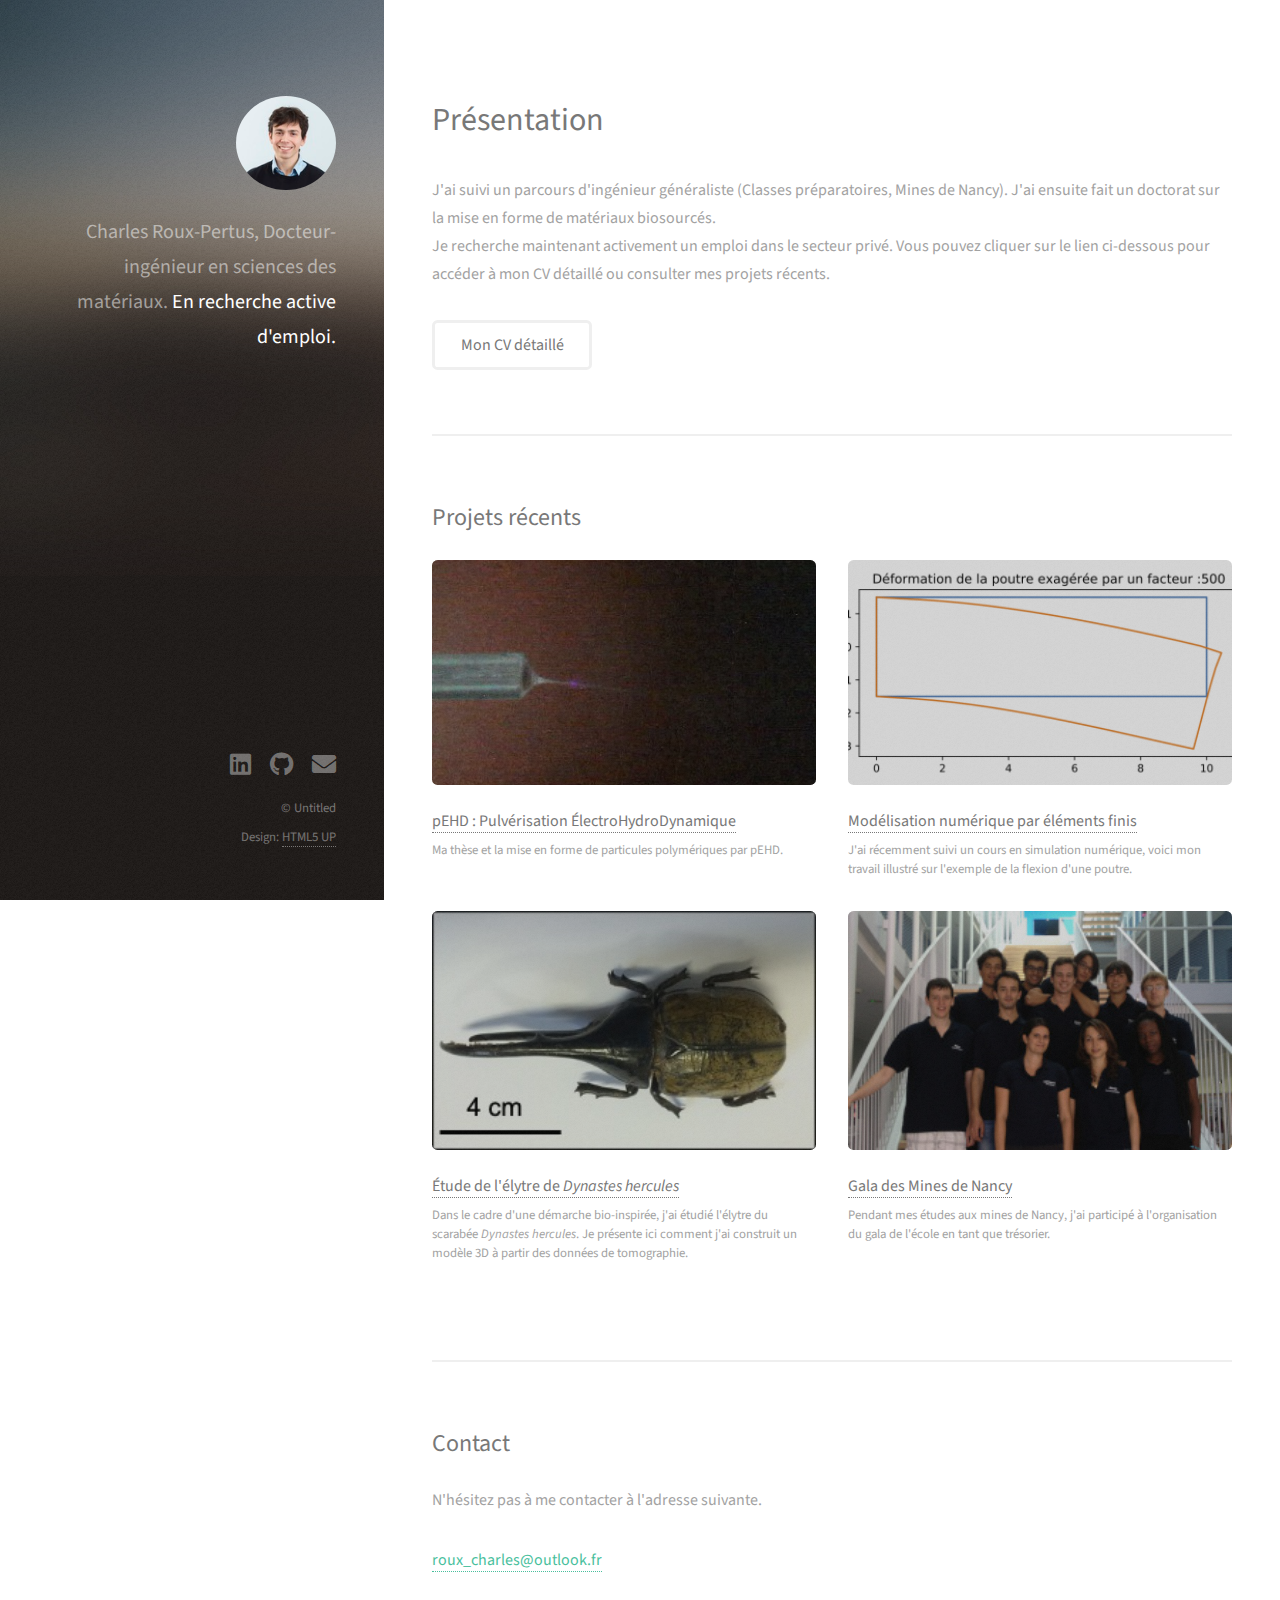
<file: index.html>
<!DOCTYPE HTML>
<!--
	Strata by HTML5 UP
	html5up.net | @ajlkn
	Free for personal and commercial use under the CCA 3.0 license (html5up.net/license)
-->
<html>
	<head>
		<title>Charles Roux-Pertus</title>
		<meta charset="utf-8" />
		<meta name="viewport" content="width=device-width, initial-scale=1, user-scalable=no" />
		<link rel="stylesheet" href="assets/css/main.css" />
	</head>
	<body class="is-preload">

		<!-- Header -->
			<header id="header">
				<div class="inner">
					<a href="#" class="image avatar"><img src="images/avatar.jpg" alt="" /></a>
					<h1>Charles Roux-Pertus, Docteur-ingénieur en sciences des matériaux.<br /> <strong>En recherche active d'emploi.</strong>
					<!--crafted by <a href="http://html5up.net">HTML5 UP</a>.</h1>-->
				</div>
			</header>

		<!-- Main -->
			<div id="main">

				<!-- One -->
					<section id="one">
						<header class="major">
							<h2>Présentation</h2>
						</header>
						<p>J'ai suivi un parcours d'ingénieur généraliste (Classes préparatoires, Mines de Nancy). J'ai ensuite fait un doctorat sur la mise en forme de matériaux biosourcés.
						<br> Je recherche maintenant activement un emploi dans le secteur privé. Vous pouvez cliquer sur le lien ci-dessous pour accéder à mon CV détaillé ou consulter mes projets récents.</p>
						<ul class="actions">
							<li><a href="CV.html" class="button">Mon CV détaillé</a></li>
						</ul>
					</section>

				<!-- Two -->
					<section id="two">
						<h2>Projets récents</h2>
						<div class="row">
							<article class="col-6 col-12-xsmall work-item">
								<a href="images/fulls/cone_jet.jpg" class="image fit thumb"><img src="images/thumbs/cone_jet.jpg" alt="" /></a>
								<h3><a href="pEHD.html">pEHD : Pulvérisation ÉlectroHydroDynamique</a></h3>
								<p>Ma thèse et la mise en forme de particules polymériques par pEHD.</p>
							</article>
							<!--<article class="col-6 col-12-xsmall work-item">
								<a href="images/fulls/02.jpg" class="image fit thumb"><img src="images/thumbs/02.jpg" alt="" /></a>
								<h3>Présentation du chitosan</h3>
								<p>Présentation du chitosan ; polyméère d'origine naturelle.</p>
							</article>-->
							<article class="col-6 col-12-xsmall work-item">
								<a href="images/fulls/poutreF.png" class="image fit thumb"><img src="images/thumbs/poutreF.png" alt="" /></a>
								<h3><a href="elmnts_finis.html">Modélisation numérique par éléments finis</a></h3>
								<p>J'ai récemment suivi un cours en simulation numérique, voici mon travail illustré sur l'exemple de la flexion d'une poutre.</p>
							</article>


							<article class="col-6 col-12-xsmall work-item">
								<a href="images/fulls/scarab.jpg" class="image fit thumb"><img src="images/thumbs/scarab.jpg" alt="" /></a>
								<h3><a href="dynastes.html">Étude de l'élytre de <span class='scarab'> Dynastes hercules</span></a></h3>
								<p>Dans le cadre d'une démarche bio-inspirée, j'ai étudié l'élytre du scarabée <span class='scarab'> Dynastes hercules</span>. Je présente ici comment j'ai construit un modèle 3D à partir des données de tomographie.</p>
							</article>

							<article class="col-6 col-12-xsmall work-item">
								<a href="images/fulls/gala_team.jpg" class="image fit thumb"><img src="images/thumbs/gala_team.jpg" alt="" /></a>
								<h3><a href="gala.html">Gala des Mines de Nancy</a></h3>
								<p>Pendant mes études aux mines de Nancy, j'ai participé à l'organisation du gala de l'école en tant que trésorier.</p>
							</article>

							<!-- 
							<article class="col-6 col-12-xsmall work-item">
								<a href="images/fulls/04.jpg" class="image fit thumb"><img src="images/thumbs/04.jpg" alt="" /></a>
								<h3>Quam neque phasellus</h3>
								<p>Lorem ipsum dolor sit amet nisl sed nullam feugiat.</p>
							</article>
							<article class="col-6 col-12-xsmall work-item">
								<a href="images/fulls/05.jpg" class="image fit thumb"><img src="images/thumbs/05.jpg" alt="" /></a>
								<h3>Nunc enim commodo aliquet</h3>
								<p>Lorem ipsum dolor sit amet nisl sed nullam feugiat.</p>
							</article>
							<article class="col-6 col-12-xsmall work-item">
								<a href="images/fulls/06.jpg" class="image fit thumb"><img src="images/thumbs/06.jpg" alt="" /></a>
								<h3>Risus ornare lacinia</h3>
								<p>Lorem ipsum dolor sit amet nisl sed nullam feugiat.</p>
							</article>
							 
						</div>
						<ul class="actions">
							<li><a href="#" class="button">Tous les projets</a></li>
						</ul>-->
					</section>

				<!-- Three -->
					<section id="three">
						<h2>Contact</h2>
						<p>N'hésitez pas à me contacter à l'adresse suivante.</p>

						<!--<h3 class="icon solid fa-envelope"><span class="label">Email</span></h3>-->
										<a href="mailto:roux_charles@outlook.fr">roux_charles@outlook.fr</a>

						<!--<div class="row">
							<div class="col-8 col-12-small">
								<form method="post" action="saisie.php">
									<div class="row gtr-uniform gtr-50">
										<div class="col-6 col-12-xsmall"><input type="text" name="name" id="name" placeholder="Name" /></div>
										<div class="col-6 col-12-xsmall"><input type="email" name="email" id="email" placeholder="Email" /></div>
										<div class="col-12"><textarea name="message" id="message" placeholder="Message" rows="4"></textarea></div>
									</div>
								</form>
								<ul class="actions">
									<li><input type="submit" name="valider" value="Envoyer un message" /></li>
								</ul>
							</div>

							

							<div class="col-4 col-12-small">
								<ul class="labeled-icons">
									<li>
										<h3 class="icon solid fa-home"><span class="label">Address</span></h3>
										33 bis, rue Boisnet<br />
										Angers, 49100<br />
										France
									</li>
									<li>
										<h3 class="icon solid fa-mobile-alt"><span class="label">Phone</span></h3>
										06 28 60 57 16
									</li>
									<li>
										<h3 class="icon solid fa-envelope"><span class="label">Email</span></h3>
										<a href="#">roux_charles@outlook.fr</a>
									</li>
								</ul>
							</div>
						</div>-->
					</section>

				<!-- Four -->
				<!--
					<section id="four">
						<h2>Elements</h2>

						<section>
							<h4>Text</h4>
							<p>This is <b>bold</b> and this is <strong>strong</strong>. This is <i>italic</i> and this is <em>emphasized</em>.
							This is <sup>superscript</sup> text and this is <sub>subscript</sub> text.
							This is <u>underlined</u> and this is code: <code>for (;;) { ... }</code>. Finally, <a href="#">this is a link</a>.</p>
							<hr />
							<header>
								<h4>Heading with a Subtitle</h4>
								<p>Lorem ipsum dolor sit amet nullam id egestas urna aliquam</p>
							</header>
							<p>Nunc lacinia ante nunc ac lobortis. Interdum adipiscing gravida odio porttitor sem non mi integer non faucibus ornare mi ut ante amet placerat aliquet. Volutpat eu sed ante lacinia sapien lorem accumsan varius montes viverra nibh in adipiscing blandit tempus accumsan.</p>
							<header>
								<h5>Heading with a Subtitle</h5>
								<p>Lorem ipsum dolor sit amet nullam id egestas urna aliquam</p>
							</header>
							<p>Nunc lacinia ante nunc ac lobortis. Interdum adipiscing gravida odio porttitor sem non mi integer non faucibus ornare mi ut ante amet placerat aliquet. Volutpat eu sed ante lacinia sapien lorem accumsan varius montes viverra nibh in adipiscing blandit tempus accumsan.</p>
							<hr />
							<h2>Heading Level 2</h2>
							<h3>Heading Level 3</h3>
							<h4>Heading Level 4</h4>
							<h5>Heading Level 5</h5>
							<h6>Heading Level 6</h6>
							<hr />
							<h5>Blockquote</h5>
							<blockquote>Fringilla nisl. Donec accumsan interdum nisi, quis tincidunt felis sagittis eget tempus euismod. Vestibulum ante ipsum primis in faucibus vestibulum. Blandit adipiscing eu felis iaculis volutpat ac adipiscing accumsan faucibus. Vestibulum ante ipsum primis in faucibus lorem ipsum dolor sit amet nullam adipiscing eu felis.</blockquote>
							<h5>Preformatted</h5>
							<pre><code>i = 0;

while (!deck.isInOrder()) {
print 'Iteration ' + i;
deck.shuffle();
i++;
}

print 'It took ' + i + ' iterations to sort the deck.';</code></pre>
						</section>

						<section>
							<h4>Lists</h4>
							<div class="row">
								<div class="col-6 col-12-xsmall">
									<h5>Unordered</h5>
									<ul>
										<li>Dolor pulvinar etiam magna etiam.</li>
										<li>Sagittis adipiscing lorem eleifend.</li>
										<li>Felis enim feugiat dolore viverra.</li>
									</ul>
									<h5>Alternate</h5>
									<ul class="alt">
										<li>Dolor pulvinar etiam magna etiam.</li>
										<li>Sagittis adipiscing lorem eleifend.</li>
										<li>Felis enim feugiat dolore viverra.</li>
									</ul>
								</div>
								<div class="col-6 col-12-xsmall">
									<h5>Ordered</h5>
									<ol>
										<li>Dolor pulvinar etiam magna etiam.</li>
										<li>Etiam vel felis at lorem sed viverra.</li>
										<li>Felis enim feugiat dolore viverra.</li>
										<li>Dolor pulvinar etiam magna etiam.</li>
										<li>Etiam vel felis at lorem sed viverra.</li>
										<li>Felis enim feugiat dolore viverra.</li>
									</ol>
									<h5>Icons</h5>
									<ul class="icons">
										<li><a href="#" class="icon brands fa-twitter"><span class="label">Twitter</span></a></li>
										<li><a href="#" class="icon brands fa-facebook-f"><span class="label">Facebook</span></a></li>
										<li><a href="#" class="icon brands fa-instagram"><span class="label">Instagram</span></a></li>
										<li><a href="#" class="icon brands fa-github"><span class="label">Github</span></a></li>
										<li><a href="#" class="icon brands fa-dribbble"><span class="label">Dribbble</span></a></li>
										<li><a href="#" class="icon brands fa-tumblr"><span class="label">Tumblr</span></a></li>
									</ul>
								</div>
							</div>
							<h5>Actions</h5>
							<ul class="actions">
								<li><a href="#" class="button primary">Default</a></li>
								<li><a href="#" class="button">Default</a></li>
							</ul>
							<ul class="actions small">
								<li><a href="#" class="button primary small">Small</a></li>
								<li><a href="#" class="button small">Small</a></li>
							</ul>
							<div class="row">
								<div class="col-6 col-12-small">
									<ul class="actions stacked">
										<li><a href="#" class="button primary">Default</a></li>
										<li><a href="#" class="button">Default</a></li>
									</ul>
								</div>
								<div class="col-6 col-12-small">
									<ul class="actions stacked">
										<li><a href="#" class="button primary small">Small</a></li>
										<li><a href="#" class="button small">Small</a></li>
									</ul>
								</div>
								<div class="col-6 col-12-small">
									<ul class="actions stacked">
										<li><a href="#" class="button primary fit">Default</a></li>
										<li><a href="#" class="button fit">Default</a></li>
									</ul>
								</div>
								<div class="col-6 col-12-small">
									<ul class="actions stacked">
										<li><a href="#" class="button primary small fit">Small</a></li>
										<li><a href="#" class="button small fit">Small</a></li>
									</ul>
								</div>
							</div>
						</section>

						<section>
							<h4>Table</h4>
							<h5>Default</h5>
							<div class="table-wrapper">
								<table>
									<thead>
										<tr>
											<th>Name</th>
											<th>Description</th>
											<th>Price</th>
										</tr>
									</thead>
									<tbody>
										<tr>
											<td>Item One</td>
											<td>Ante turpis integer aliquet porttitor.</td>
											<td>29.99</td>
										</tr>
										<tr>
											<td>Item Two</td>
											<td>Vis ac commodo adipiscing arcu aliquet.</td>
											<td>19.99</td>
										</tr>
										<tr>
											<td>Item Three</td>
											<td> Morbi faucibus arcu accumsan lorem.</td>
											<td>29.99</td>
										</tr>
										<tr>
											<td>Item Four</td>
											<td>Vitae integer tempus condimentum.</td>
											<td>19.99</td>
										</tr>
										<tr>
											<td>Item Five</td>
											<td>Ante turpis integer aliquet porttitor.</td>
											<td>29.99</td>
										</tr>
									</tbody>
									<tfoot>
										<tr>
											<td colspan="2"></td>
											<td>100.00</td>
										</tr>
									</tfoot>
								</table>
							</div>

							<h5>Alternate</h5>
							<div class="table-wrapper">
								<table class="alt">
									<thead>
										<tr>
											<th>Name</th>
											<th>Description</th>
											<th>Price</th>
										</tr>
									</thead>
									<tbody>
										<tr>
											<td>Item One</td>
											<td>Ante turpis integer aliquet porttitor.</td>
											<td>29.99</td>
										</tr>
										<tr>
											<td>Item Two</td>
											<td>Vis ac commodo adipiscing arcu aliquet.</td>
											<td>19.99</td>
										</tr>
										<tr>
											<td>Item Three</td>
											<td> Morbi faucibus arcu accumsan lorem.</td>
											<td>29.99</td>
										</tr>
										<tr>
											<td>Item Four</td>
											<td>Vitae integer tempus condimentum.</td>
											<td>19.99</td>
										</tr>
										<tr>
											<td>Item Five</td>
											<td>Ante turpis integer aliquet porttitor.</td>
											<td>29.99</td>
										</tr>
									</tbody>
									<tfoot>
										<tr>
											<td colspan="2"></td>
											<td>100.00</td>
										</tr>
									</tfoot>
								</table>
							</div>
						</section>

						<section>
							<h4>Buttons</h4>
							<ul class="actions">
								<li><a href="#" class="button primary">Primary</a></li>
								<li><a href="#" class="button">Default</a></li>
							</ul>
							<ul class="actions">
								<li><a href="#" class="button large">Large</a></li>
								<li><a href="#" class="button">Default</a></li>
								<li><a href="#" class="button small">Small</a></li>
							</ul>
							<ul class="actions fit">
								<li><a href="#" class="button primary fit">Fit</a></li>
								<li><a href="#" class="button fit">Fit</a></li>
							</ul>
							<ul class="actions fit small">
								<li><a href="#" class="button primary fit small">Fit + Small</a></li>
								<li><a href="#" class="button fit small">Fit + Small</a></li>
							</ul>
							<ul class="actions">
								<li><a href="#" class="button primary icon solid fa-download">Icon</a></li>
								<li><a href="#" class="button icon solid fa-download">Icon</a></li>
							</ul>
							<ul class="actions">
								<li><span class="button primary disabled">Primary</span></li>
								<li><span class="button disabled">Default</span></li>
							</ul>
						</section>

						<section>
							<h4>Form</h4>
							<form method="post" action="#">
								<div class="row gtr-uniform gtr-50">
									<div class="col-6 col-12-xsmall">
										<input type="text" name="demo-name" id="demo-name" value="" placeholder="Name" />
									</div>
									<div class="col-6 col-12-xsmall">
										<input type="email" name="demo-email" id="demo-email" value="" placeholder="Email" />
									</div>
									<div class="col-12">
										<select name="demo-category" id="demo-category">
											<option value="">- Category -</option>
											<option value="1">Manufacturing</option>
											<option value="1">Shipping</option>
											<option value="1">Administration</option>
											<option value="1">Human Resources</option>
										</select>
									</div>
									<div class="col-4 col-12-small">
										<input type="radio" id="demo-priority-low" name="demo-priority" checked>
										<label for="demo-priority-low">Low Priority</label>
									</div>
									<div class="col-4 col-12-small">
										<input type="radio" id="demo-priority-normal" name="demo-priority">
										<label for="demo-priority-normal">Normal Priority</label>
									</div>
									<div class="col-4 col-12-small">
										<input type="radio" id="demo-priority-high" name="demo-priority">
										<label for="demo-priority-high">High Priority</label>
									</div>
									<div class="col-6 col-12-small">
										<input type="checkbox" id="demo-copy" name="demo-copy">
										<label for="demo-copy">Email me a copy of this message</label>
									</div>
									<div class="col-6 col-12-small">
										<input type="checkbox" id="demo-human" name="demo-human" checked>
										<label for="demo-human">I am a human and not a robot</label>
									</div>
									<div class="col-12">
										<textarea name="demo-message" id="demo-message" placeholder="Enter your message" rows="6"></textarea>
									</div>
									<div class="col-12">
										<ul class="actions">
											<li><input type="submit" value="Send Message" class="primary" /></li>
											<li><input type="reset" value="Reset" /></li>
										</ul>
									</div>
								</div>
							</form>
						</section>

						<section>
							<h4>Image</h4>
							<h5>Fit</h5>
							<div class="box alt">
								<div class="row gtr-50 gtr-uniform">
									<div class="col-12"><span class="image fit"><img src="images/fulls/05.jpg" alt="" /></span></div>
									<div class="col-4"><span class="image fit"><img src="images/thumbs/01.jpg" alt="" /></span></div>
									<div class="col-4"><span class="image fit"><img src="images/thumbs/02.jpg" alt="" /></span></div>
									<div class="col-4"><span class="image fit"><img src="images/thumbs/03.jpg" alt="" /></span></div>
									<div class="col-4"><span class="image fit"><img src="images/thumbs/04.jpg" alt="" /></span></div>
									<div class="col-4"><span class="image fit"><img src="images/thumbs/05.jpg" alt="" /></span></div>
									<div class="col-4"><span class="image fit"><img src="images/thumbs/06.jpg" alt="" /></span></div>
									<div class="col-4"><span class="image fit"><img src="images/thumbs/03.jpg" alt="" /></span></div>
									<div class="col-4"><span class="image fit"><img src="images/thumbs/02.jpg" alt="" /></span></div>
									<div class="col-4"><span class="image fit"><img src="images/thumbs/01.jpg" alt="" /></span></div>
								</div>
							</div>
							<h5>Left &amp; Right</h5>
							<p><span class="image left"><img src="images/avatar.jpg" alt="" /></span>Fringilla nisl. Donec accumsan interdum nisi, quis tincidunt felis sagittis eget. tempus euismod. Vestibulum ante ipsum primis in faucibus vestibulum. Blandit adipiscing eu felis iaculis volutpat ac adipiscing accumsan eu faucibus. Integer ac pellentesque praesent tincidunt felis sagittis eget. tempus euismod. Vestibulum ante ipsum primis in faucibus vestibulum. Blandit adipiscing eu felis iaculis volutpat ac adipiscing accumsan eu faucibus. Integer ac pellentesque praesent. Donec accumsan interdum nisi, quis tincidunt felis sagittis eget. tempus euismod. Vestibulum ante ipsum primis in faucibus vestibulum. Blandit adipiscing eu felis iaculis volutpat ac adipiscing accumsan eu faucibus. Integer ac pellentesque praesent tincidunt felis sagittis eget. tempus euismod. Vestibulum ante ipsum primis in faucibus vestibulum. Blandit adipiscing eu felis iaculis volutpat ac adipiscing accumsan eu faucibus. Integer ac pellentesque praesent.</p>
							<p><span class="image right"><img src="images/avatar.jpg" alt="" /></span>Fringilla nisl. Donec accumsan interdum nisi, quis tincidunt felis sagittis eget. tempus euismod. Vestibulum ante ipsum primis in faucibus vestibulum. Blandit adipiscing eu felis iaculis volutpat ac adipiscing accumsan eu faucibus. Integer ac pellentesque praesent tincidunt felis sagittis eget. tempus euismod. Vestibulum ante ipsum primis in faucibus vestibulum. Blandit adipiscing eu felis iaculis volutpat ac adipiscing accumsan eu faucibus. Integer ac pellentesque praesent. Donec accumsan interdum nisi, quis tincidunt felis sagittis eget. tempus euismod. Vestibulum ante ipsum primis in faucibus vestibulum. Blandit adipiscing eu felis iaculis volutpat ac adipiscing accumsan eu faucibus. Integer ac pellentesque praesent tincidunt felis sagittis eget. tempus euismod. Vestibulum ante ipsum primis in faucibus vestibulum. Blandit adipiscing eu felis iaculis volutpat ac adipiscing accumsan eu faucibus. Integer ac pellentesque praesent.</p>
						</section>

					</section>
				-->

			</div>

		<!-- Footer -->
			<footer id="footer">
				<div class="inner">
					<ul class="icons">
						<li><a href="https://www.linkedin.com/in/charles-roux-pertus-20605087/" class="icon brands fa-linkedin"><span class="label">Linkedin</span></a></li>
						<li><a href="https://github.com/charlesrx" class="icon brands fa-github"><span class="label">Github</span></a></li>
						<!--<li><a href="#" class="icon brands fa-dribbble"><span class="label">Dribbble</span></a></li>-->
						<li><a href="mailto:roux_charles@outlook.fr" class="icon solid fa-envelope"><span class="label">Email</span></a></li>
					</ul>
					<ul class="copyright">
						<li>&copy; Untitled</li><li>Design: <a href="http://html5up.net">HTML5 UP</a></li>
					</ul>
				</div>
			</footer>

		<!-- Scripts -->
			<script src="assets/js/jquery.min.js"></script>
			<script src="assets/js/jquery.poptrox.min.js"></script>
			<script src="assets/js/browser.min.js"></script>
			<script src="assets/js/breakpoints.min.js"></script>
			<script src="assets/js/util.js"></script>
			<script src="assets/js/main.js"></script>

	</body>
</html>
</file>
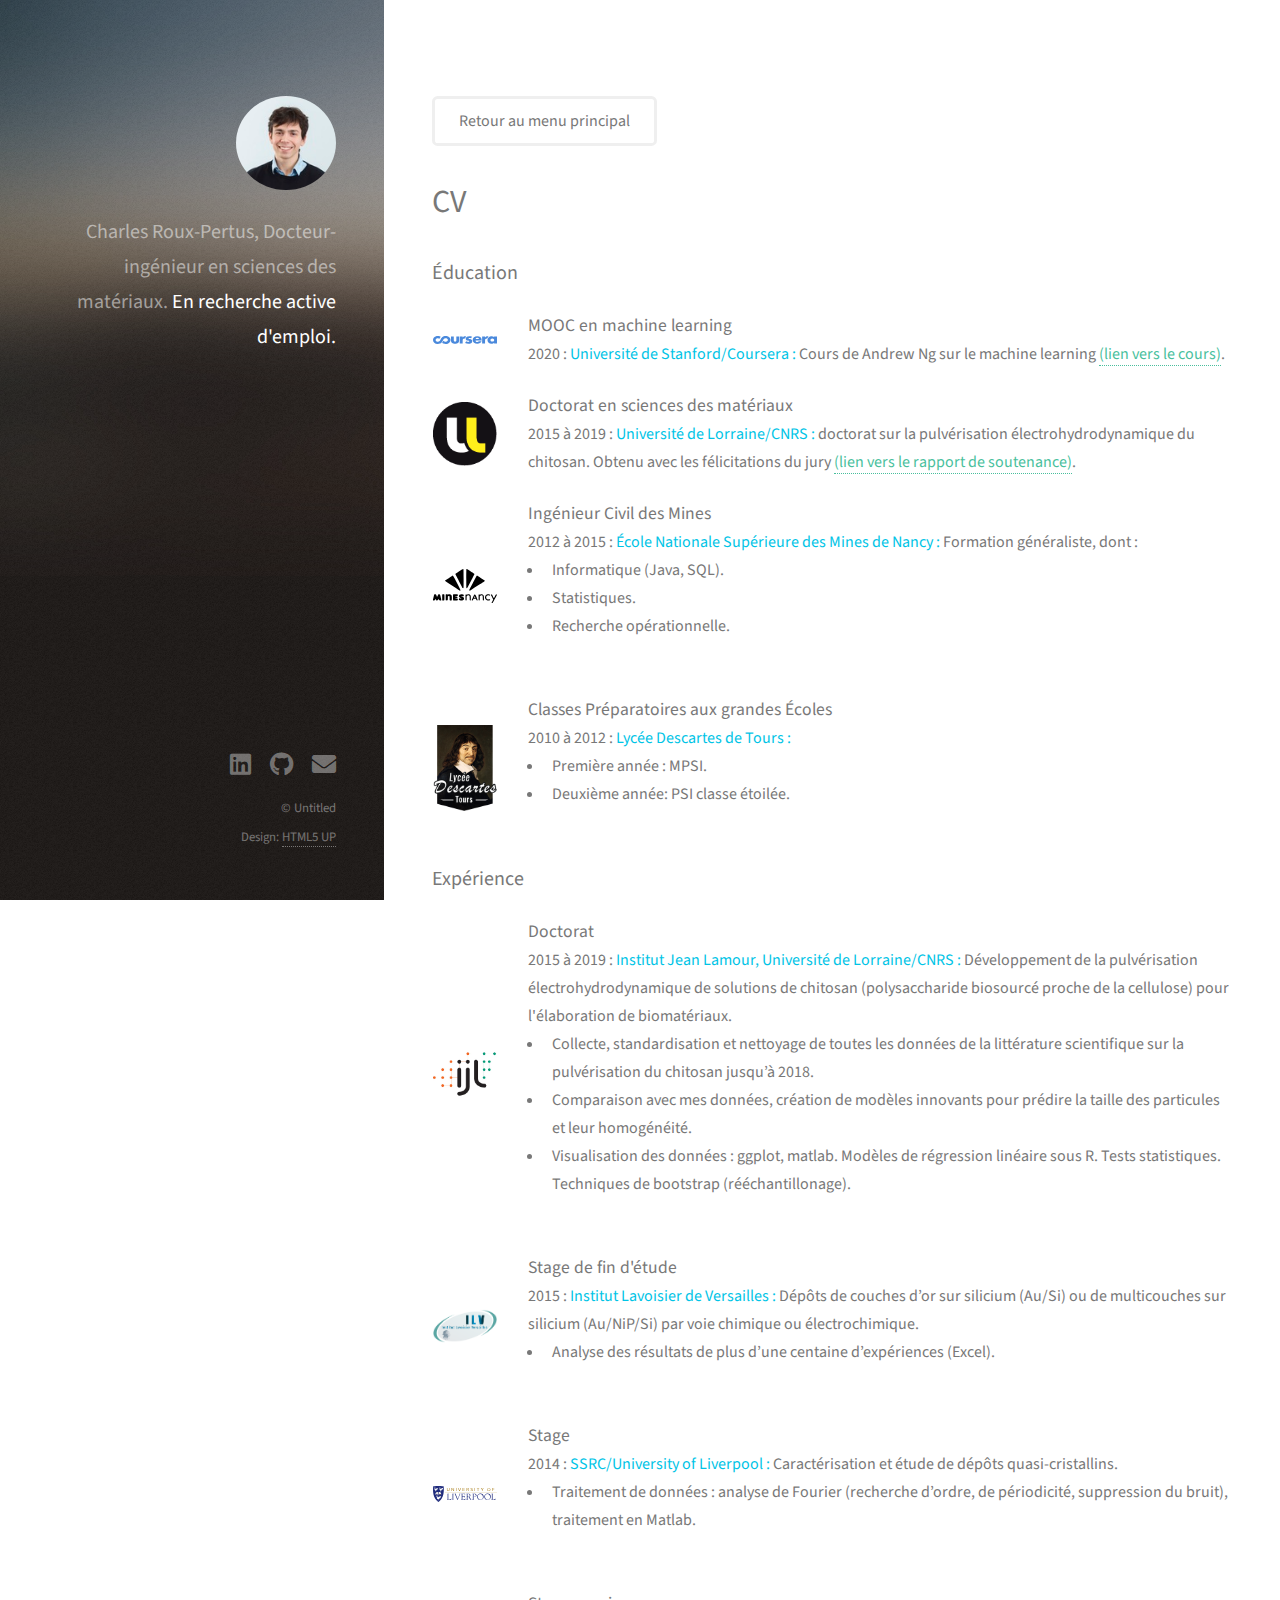
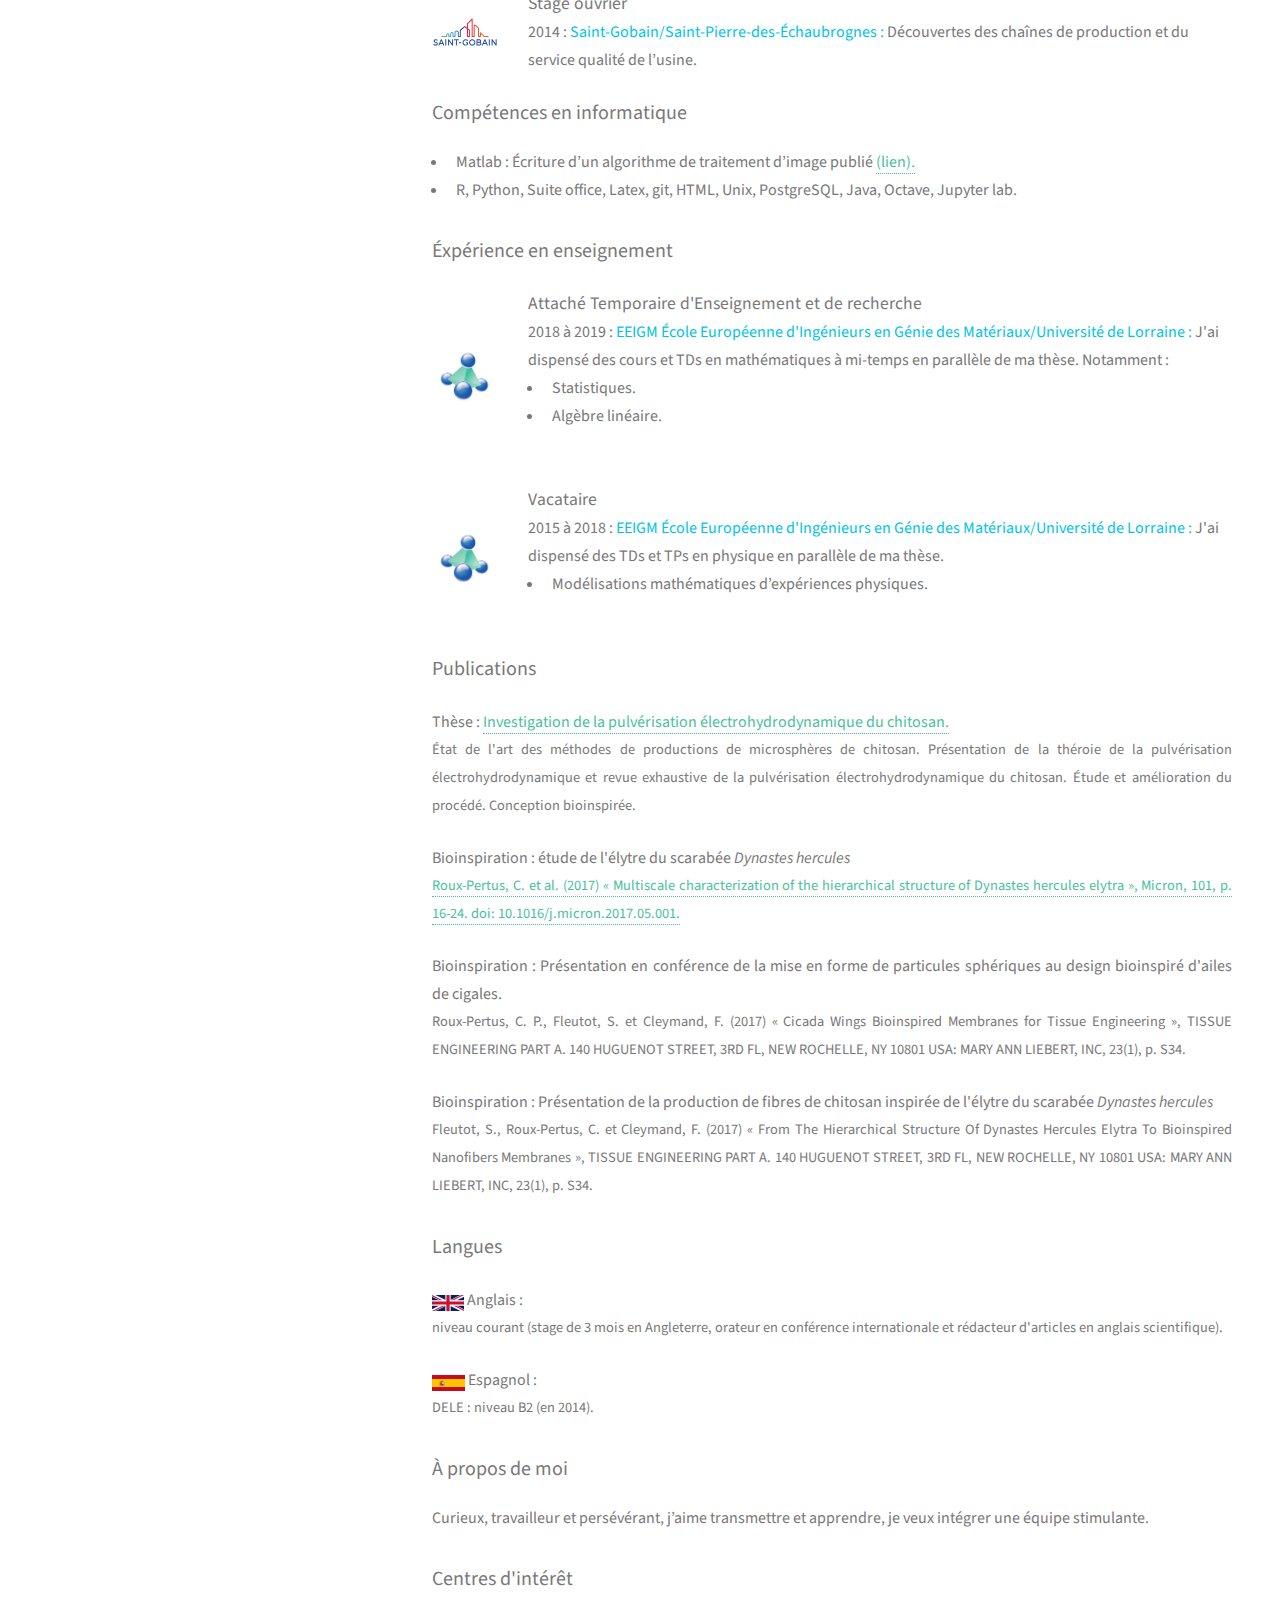
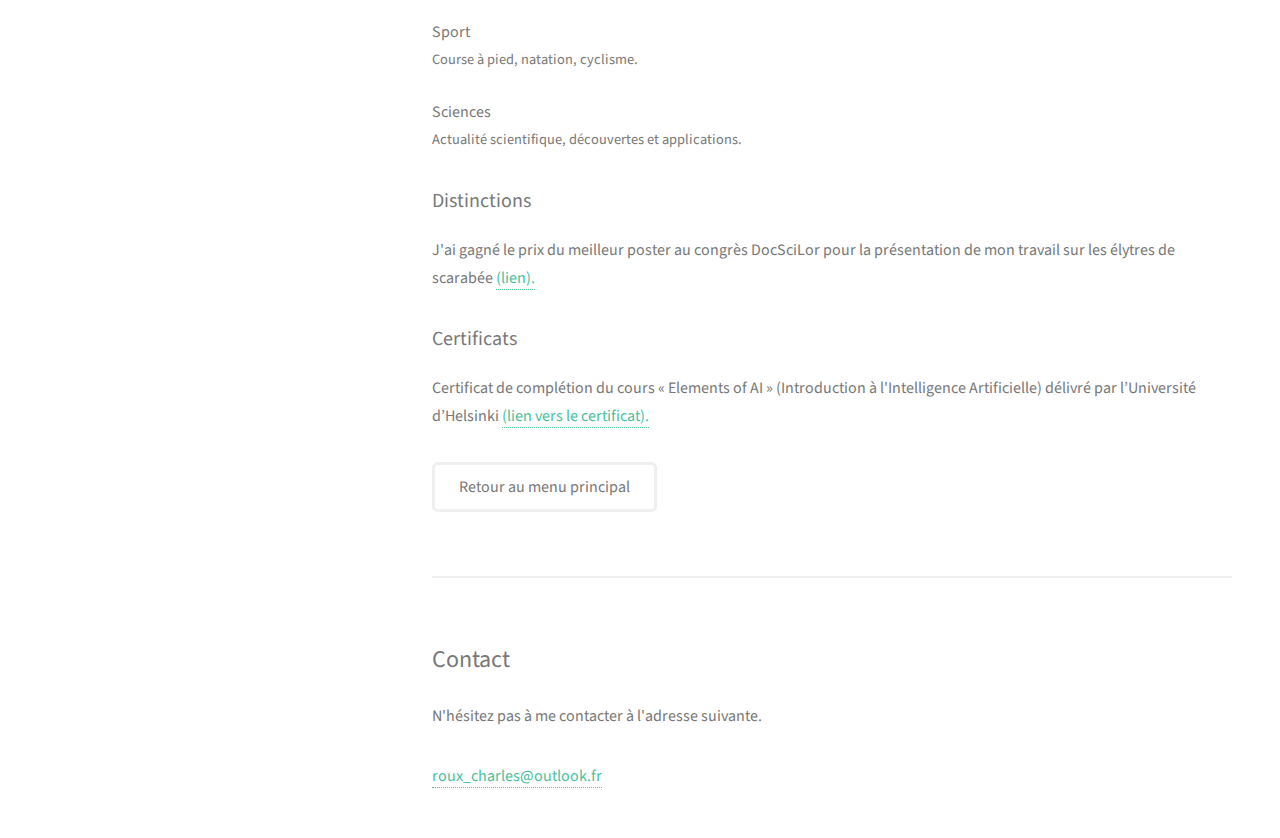
<file: CV.html>
<!DOCTYPE HTML>
<!--
	Strata by HTML5 UP
	html5up.net | @ajlkn
	Free for personal and commercial use under the CCA 3.0 license (html5up.net/license)
-->
<html>
	<head>
		<title>CV</title>
		<meta charset="utf-8" />
		<meta name="viewport" content="width=device-width, initial-scale=1, user-scalable=no" />
		<link rel="stylesheet" href="assets/css/main.css" />
	</head>
	<body class="is-preload">

		<!-- Header -->
			<header id="header">
				<div class="inner">
					<a href="#" class="image avatar"><img src="images/avatar.jpg" alt="" /></a>
					<h1>Charles Roux-Pertus, Docteur-ingénieur en sciences des matériaux.<br /> <strong>En recherche active d'emploi.
					<!--crafted by <a href="http://html5up.net">HTML5 UP</a>.</h1>-->
				</div>
			</header>

		<!-- Main -->
			<div id="main">

				<!-- One -->
					<section id="one">

						<ul class="actions">
							<li><a href="index.html" class="button">Retour au menu principal</a></li>
						</ul>

						<header class="major">
							<h2>CV</h2>
						</header>

						<h3>Éducation</h3>


							<div class=conteneur2>
								<div class="logo2">
									<img src="images/cv/coursera.svg" class="cvimg">	
								</div>							
								<div class="txt2">
									<span class="objet"> MOOC en machine learning </span><br /><span class="date"> 2020 :</span> <span class="lieu">Université de Stanford/Coursera :</span> Cours de Andrew Ng sur le machine learning <a href="https://www.coursera.org/learn/machine-learning">(lien vers le cours)</a>.
								</div>											
							</div>

							
							<div class=conteneur2>
								<div class="logo2">
									<img src="images/cv/ul.png" class="cvimg">	
								</div>							
								<div class="txt2">
									<span class="objet">Doctorat en sciences des matériaux</span><br /><span class="date">2015 à 2019 :</span> <span class="lieu">Université de Lorraine/CNRS :</span>  doctorat sur la pulvérisation électrohydrodynamique du chitosan. Obtenu avec les félicitations du jury <a href="images/cv/rapportSoutenance.jpeg">(lien vers le rapport de soutenance)</a>.
								</div>											
							</div>



							<div class=conteneur2>
								<div class="logo2">
									<img src="images/cv/ensmn.svg" class="cvimg">	
								</div>						
								<div class="txt2">
									<span class="objet">Ingénieur Civil des Mines</span><br /><span class="date">2012 à 2015 :</span> <span class="lieu">École Nationale Supérieure des Mines de Nancy :</span>  Formation généraliste, dont :
									<ul>
										<li>Informatique (Java, SQL).</li>
										<li>Statistiques.</li>
										<li>Recherche opérationnelle.</li>
									</ul>
								</div>							
							</div>


							<div class=conteneur2>
								<div class="logo2">
									<img src="images/cv/descartes.png" class="cvimg">	
								</div>						
								<div class="txt2">
									<span class="objet">Classes Préparatoires aux grandes Écoles</span><br /><span class="date">2010 à 2012 :</span> <span class="lieu">Lycée Descartes de Tours :</span>
									<ul>
										<li>Première année : MPSI.</li>
										<li>Deuxième année: PSI classe étoilée.</li>
									</ul>  
								</div>							
							</div>





						<h3>Expérience</h3>						


							<div class=conteneur2>
								<div class="logo2">
									<img src="images/cv/ijl.jpg" class="cvimg">
								</div>
								<div class="txt2">								
									<span class="objet">Doctorat</span><br /><span class="date">2015 à 2019 :</span> <span class="lieu">Institut Jean Lamour, Université de Lorraine/CNRS :</span>  Développement de la pulvérisation électrohydrodynamique de solutions de chitosan (polysaccharide biosourcé proche de la cellulose) pour l'élaboration de biomatériaux.
									<ul>
										<li>Collecte, standardisation et nettoyage de toutes les données de la littérature scientifique sur la pulvérisation du chitosan jusqu’à 2018.</li>
										<li>Comparaison avec mes données, création de modèles innovants pour prédire la taille des particules et leur homogénéité.</li>
										<li>Visualisation des données : ggplot, matlab. Modèles de régression linéaire sous R. Tests statistiques. Techniques de bootstrap (rééchantillonage).</li>
									</ul>
								</div>						
							</div>



							<div  class=conteneur2>
								<div class="logo2">	
									<img src="images/cv/ilv.png" class="cvimg">
								</div>	
								<div class="txt2">
									<span class="objet">Stage de fin d'étude</span><br /><span class="date">2015 :</span> <span class="lieu">Institut Lavoisier de Versailles :</span>  Dépôts de couches d’or sur silicium (Au/Si) ou de multicouches sur silicium (Au/NiP/Si) par voie chimique ou électrochimique.
									<ul>
										<li>Analyse des résultats de plus d’une centaine d’expériences (Excel).</li>
									</ul>
								</div>							
							</div>



							<div class=conteneur2>
								<div class="logo2">
									<img src="images/cv/liv2.svg" class="cvimg">	
								</div>						
								<div class="txt2">
									<span class="objet">Stage</span><br /><span class="date">2014 :</span> <span class="lieu">SSRC/University of Liverpool :</span>   Caractérisation et étude de dépôts quasi-cristallins.
									<ul>
										<li>Traitement de données : analyse de Fourier (recherche d’ordre, de périodicité, suppression du bruit),  traitement en Matlab.</li>
									</ul>
								</div>							
							</div>


							<div class=conteneur2>
								<div class="logo2">
									<img src="images/cv/saint_gobain.svg" class="cvimg">	
								</div>						
								<div class="txt2">
									<span class="objet">Stage ouvrier</span><br /><span class="date">2014 :</span> <span class="lieu">Saint-Gobain/Saint-Pierre-des-Échaubrognes :</span>   Découvertes des chaînes de production et du service qualité de l’usine.
								</div>							
							</div>


						<h3>Compétences en informatique</h3>

						<ul>
							<li>Matlab : Écriture d’un algorithme de traitement d’image publié <a href="https://www.sciencedirect.com/science/article/abs/pii/S0968432817300410">(lien).</a></li>
							<li>R, Python, Suite office, Latex, git, HTML, Unix, PostgreSQL, Java, Octave, Jupyter lab.</li>

						</ul>


						<h3>Éxpérience en enseignement</h3>


							<div class=conteneur2>
								<div class="logo2">
									<img src="images/cv/eeigm.svg" class="cvimg">	
								</div>						
								<div class="txt2">
									<span class="objet">Attaché Temporaire d'Enseignement et de recherche</span><br /><span class="date">2018 à 2019 :</span> <span class="lieu">EEIGM École Européenne d'Ingénieurs en Génie des Matériaux/Université de Lorraine :</span>   J'ai dispensé des cours et TDs en mathématiques à mi-temps en parallèle de ma thèse. Notamment :
									<ul>
										<li>Statistiques.</li>
										<li>Algèbre linéaire.</li>
									</ul>
								</div>							
							</div>



							<div class=conteneur2>
								<div class="logo2">
									<img src="images/cv/eeigm.svg" class="cvimg">
								</div>						
								<div class="txt2">
									<span class="objet">Vacataire</span><br /><span class="date">2015 à 2018 :</span> <span class="lieu">EEIGM École Européenne d'Ingénieurs en Génie des Matériaux/Université de Lorraine :</span> J'ai dispensé des TDs et TPs en physique en parallèle de ma thèse. 
									<ul>
										<li>Modélisations mathématiques d’expériences physiques.</li>
									</ul>
								</div>							
							</div>




						<h3>Publications</h3>

							<dl>
								<dt>Thèse : <a href="http://www.theses.fr/2019LORR0335">Investigation de la pulvérisation électrohydrodynamique du chitosan.</a></dt><dd>État de l'art des méthodes de productions de microsphères de chitosan. Présentation de la théroie de la pulvérisation électrohydrodynamique et revue exhaustive de la pulvérisation électrohydrodynamique du chitosan. Étude et amélioration du procédé. Conception bioinspirée.</dd>
								<dt>Bioinspiration : étude de l'élytre du scarabée <span class="scarab">Dynastes hercules</span></dt><dd><a href="http://www.sciencedirect.com/science/article/pii/S0968432817300410">Roux-Pertus, C. et al. (2017) « Multiscale characterization of the hierarchical structure of Dynastes hercules elytra », Micron, 101, p. 16‑24. doi: 10.1016/j.micron.2017.05.001.</a></dd>
								<dt>Bioinspiration : Présentation en conférence de la mise en forme de particules sphériques au design bioinspiré d'ailes de cigales.</dt><dd>Roux-Pertus, C. P., Fleutot, S. et Cleymand, F. (2017) « Cicada Wings Bioinspired Membranes for Tissue Engineering », TISSUE ENGINEERING PART A. 140 HUGUENOT STREET, 3RD FL, NEW ROCHELLE, NY 10801 USA: MARY ANN LIEBERT, INC, 23(1), p. S34.</dd>
								<dt>Bioinspiration : Présentation de la production de fibres de chitosan inspirée de l'élytre du scarabée <span class="scarab">Dynastes hercules</span></dt><dd>Fleutot, S., Roux-Pertus, C. et Cleymand, F. (2017) « From The Hierarchical Structure Of Dynastes Hercules Elytra To Bioinspired Nanofibers Membranes », TISSUE ENGINEERING PART A. 140 HUGUENOT STREET, 3RD FL, NEW ROCHELLE, NY 10801 USA: MARY ANN LIEBERT, INC, 23(1), p. S34.</dd>
							</dl>

						<h3>Langues</h3>

							<dl>
								<dt><li class="cvlist"><img src="images/cv/uk.svg" class="logocv2" /> Anglais : </dt><dd>niveau courant (stage de 3 mois en Angleterre, orateur en conférence internationale et rédacteur d'articles en anglais scientifique).</dd>
								<dt><li class="cvlist"><img src="images/cv/spain2.svg" class="logocv2" /> Espagnol : </dt><dd>DELE : niveau B2 (en 2014).</dd>
							</dl>



									

						<h3>À propos de moi</h3>

						<p>
							Curieux, travailleur et persévérant, j’aime transmettre et apprendre, je veux intégrer une équipe stimulante.
						</p>

						<h3>Centres d'intérêt</h3>

						<dl>
							<dt>Sport</dt><dd>Course à pied, natation, cyclisme.</dd>
							<dt>Sciences</dt><dd>Actualité scientifique, découvertes et applications.</dd>
						</dl>

							
						<h3>Distinctions</h3>

						<p>
							J'ai gagné le prix du meilleur poster au congrès DocSciLor pour la présentation de mon travail sur les élytres de scarabée <a href="https://ijl.univ-lorraine.fr/actualites/details/charles-roux-pertus-laureat-du-prix-du-meilleur-poster-docsilor-2017/">(lien).</a>
						</p>

						<h3>Certificats</h3>

						<p>
							Certificat de complétion du cours « Elements of AI » (Introduction à l'Intelligence Artificielle) délivré par l’Université d’Helsinki <a href="https://certificates.mooc.fi/validate/ndowzzcn3qq"> (lien vers le certificat).</a>

						</p>


						



						<!--<ul class="actions">
							<li><a href="http://www.theses.fr/s186942" class="button">Mon manuscrit de thèse</a></li>
						</ul>-->
						<ul class="actions">
							<li><a href="index.html" class="button">Retour au menu principal</a></li>
						</ul>

					</section>

				<!-- Two 
					<section id="two">
						<h2>Projets récents</h2>
						<div class="row">
							<article class="col-6 col-12-xsmall work-item">
								<a href="images/fulls/01.jpg" class="image fit thumb"><img src="images/thumbs/01.jpg" alt="" /></a>
								<h3>pEHD : Pulvérisation ÉlectroHydrodynamique</h3>
								<p>Présentation générale de la mise en forme de polymères par pEHD.</p>
							</article>
							<article class="col-6 col-12-xsmall work-item">
								<a href="images/fulls/02.jpg" class="image fit thumb"><img src="images/thumbs/02.jpg" alt="" /></a>
								<h3>Extraction du chitosan</h3>
								<p>Présentation de la méthode d'extraction du chitosan à partir de mues de cigales.</p>
							</article>
							<article class="col-6 col-12-xsmall work-item">
								<a href="images/fulls/03.jpg" class="image fit thumb"><img src="images/thumbs/03.jpg" alt="" /></a>
								<h3>Modélisation numérique par éléments finis</h3>
								<p>Présentation de mon travail de modélisation de flexion d'une barre métallique sous l'action d'une force par éléments finis.</p>
							</article>
							<!-- 
							<article class="col-6 col-12-xsmall work-item">
								<a href="images/fulls/04.jpg" class="image fit thumb"><img src="images/thumbs/04.jpg" alt="" /></a>
								<h3>Quam neque phasellus</h3>
								<p>Lorem ipsum dolor sit amet nisl sed nullam feugiat.</p>
							</article>
							<article class="col-6 col-12-xsmall work-item">
								<a href="images/fulls/05.jpg" class="image fit thumb"><img src="images/thumbs/05.jpg" alt="" /></a>
								<h3>Nunc enim commodo aliquet</h3>
								<p>Lorem ipsum dolor sit amet nisl sed nullam feugiat.</p>
							</article>
							<article class="col-6 col-12-xsmall work-item">
								<a href="images/fulls/06.jpg" class="image fit thumb"><img src="images/thumbs/06.jpg" alt="" /></a>
								<h3>Risus ornare lacinia</h3>
								<p>Lorem ipsum dolor sit amet nisl sed nullam feugiat.</p>
							</article>
							 
						</div>
						<ul class="actions">
							<li><a href="#" class="button">Tous les projets</a></li>
						</ul>
					</section>
					-->
					<!-- Three -->
					<section id="three">
						<h2>Contact</h2>
						<p>N'hésitez pas à me contacter à l'adresse suivante.</p>

						<a href="mailto:roux_charles@outlook.fr">roux_charles@outlook.fr</a>
						<!--				
						<div class="row">
							<div class="col-8 col-12-small">
								<form method="post" action="saisie.php">
									<div class="row gtr-uniform gtr-50">
										<div class="col-6 col-12-xsmall"><input type="text" name="name" id="name" placeholder="Name" /></div>
										<div class="col-6 col-12-xsmall"><input type="email" name="email" id="email" placeholder="Email" /></div>
										<div class="col-12"><textarea name="message" id="message" placeholder="Message" rows="4"></textarea></div>
									</div>
								</form>
								<ul class="actions">
									<li><input type="submit" name="valider" value="Envoyer un message" /></li>
								</ul>
							</div>

							

							<div class="col-4 col-12-small">
								<ul class="labeled-icons">
									<li>
										<h3 class="icon solid fa-home"><span class="label">Address</span></h3>
										33 bis, rue Boisnet<br />
										Angers, 49100<br />
										France
									</li>
									<li>
										<h3 class="icon solid fa-mobile-alt"><span class="label">Phone</span></h3>
										06 28 60 57 16
									</li>
									<li>
										<h3 class="icon solid fa-envelope"><span class="label">Email</span></h3>
										<a href="#">roux_charles@outlook.fr</a>
									</li>
								</ul>
							</div>
						</div>-->
					</section>

				<!-- Four -->
				<!--
					<section id="four">
						<h2>Elements</h2>

						<section>
							<h4>Text</h4>
							<p>This is <b>bold</b> and this is <strong>strong</strong>. This is <i>italic</i> and this is <em>emphasized</em>.
							This is <sup>superscript</sup> text and this is <sub>subscript</sub> text.
							This is <u>underlined</u> and this is code: <code>for (;;) { ... }</code>. Finally, <a href="#">this is a link</a>.</p>
							<hr />
							<header>
								<h4>Heading with a Subtitle</h4>
								<p>Lorem ipsum dolor sit amet nullam id egestas urna aliquam</p>
							</header>
							<p>Nunc lacinia ante nunc ac lobortis. Interdum adipiscing gravida odio porttitor sem non mi integer non faucibus ornare mi ut ante amet placerat aliquet. Volutpat eu sed ante lacinia sapien lorem accumsan varius montes viverra nibh in adipiscing blandit tempus accumsan.</p>
							<header>
								<h5>Heading with a Subtitle</h5>
								<p>Lorem ipsum dolor sit amet nullam id egestas urna aliquam</p>
							</header>
							<p>Nunc lacinia ante nunc ac lobortis. Interdum adipiscing gravida odio porttitor sem non mi integer non faucibus ornare mi ut ante amet placerat aliquet. Volutpat eu sed ante lacinia sapien lorem accumsan varius montes viverra nibh in adipiscing blandit tempus accumsan.</p>
							<hr />
							<h2>Heading Level 2</h2>
							<h3>Heading Level 3</h3>
							<h4>Heading Level 4</h4>
							<h5>Heading Level 5</h5>
							<h6>Heading Level 6</h6>
							<hr />
							<h5>Blockquote</h5>
							<blockquote>Fringilla nisl. Donec accumsan interdum nisi, quis tincidunt felis sagittis eget tempus euismod. Vestibulum ante ipsum primis in faucibus vestibulum. Blandit adipiscing eu felis iaculis volutpat ac adipiscing accumsan faucibus. Vestibulum ante ipsum primis in faucibus lorem ipsum dolor sit amet nullam adipiscing eu felis.</blockquote>
							<h5>Preformatted</h5>
							<pre><code>i = 0;

while (!deck.isInOrder()) {
print 'Iteration ' + i;
deck.shuffle();
i++;
}

print 'It took ' + i + ' iterations to sort the deck.';</code></pre>
						</section>

						<section>
							<h4>Lists</h4>
							<div class="row">
								<div class="col-6 col-12-xsmall">
									<h5>Unordered</h5>
									<ul>
										<li>Dolor pulvinar etiam magna etiam.</li>
										<li>Sagittis adipiscing lorem eleifend.</li>
										<li>Felis enim feugiat dolore viverra.</li>
									</ul>
									<h5>Alternate</h5>
									<ul class="alt">
										<li>Dolor pulvinar etiam magna etiam.</li>
										<li>Sagittis adipiscing lorem eleifend.</li>
										<li>Felis enim feugiat dolore viverra.</li>
									</ul>
								</div>
								<div class="col-6 col-12-xsmall">
									<h5>Ordered</h5>
									<ol>
										<li>Dolor pulvinar etiam magna etiam.</li>
										<li>Etiam vel felis at lorem sed viverra.</li>
										<li>Felis enim feugiat dolore viverra.</li>
										<li>Dolor pulvinar etiam magna etiam.</li>
										<li>Etiam vel felis at lorem sed viverra.</li>
										<li>Felis enim feugiat dolore viverra.</li>
									</ol>
									<h5>Icons</h5>
									<ul class="icons">
										<li><a href="#" class="icon brands fa-twitter"><span class="label">Twitter</span></a></li>
										<li><a href="#" class="icon brands fa-facebook-f"><span class="label">Facebook</span></a></li>
										<li><a href="#" class="icon brands fa-instagram"><span class="label">Instagram</span></a></li>
										<li><a href="#" class="icon brands fa-github"><span class="label">Github</span></a></li>
										<li><a href="#" class="icon brands fa-dribbble"><span class="label">Dribbble</span></a></li>
										<li><a href="#" class="icon brands fa-tumblr"><span class="label">Tumblr</span></a></li>
									</ul>
								</div>
							</div>
							<h5>Actions</h5>
							<ul class="actions">
								<li><a href="#" class="button primary">Default</a></li>
								<li><a href="#" class="button">Default</a></li>
							</ul>
							<ul class="actions small">
								<li><a href="#" class="button primary small">Small</a></li>
								<li><a href="#" class="button small">Small</a></li>
							</ul>
							<div class="row">
								<div class="col-6 col-12-small">
									<ul class="actions stacked">
										<li><a href="#" class="button primary">Default</a></li>
										<li><a href="#" class="button">Default</a></li>
									</ul>
								</div>
								<div class="col-6 col-12-small">
									<ul class="actions stacked">
										<li><a href="#" class="button primary small">Small</a></li>
										<li><a href="#" class="button small">Small</a></li>
									</ul>
								</div>
								<div class="col-6 col-12-small">
									<ul class="actions stacked">
										<li><a href="#" class="button primary fit">Default</a></li>
										<li><a href="#" class="button fit">Default</a></li>
									</ul>
								</div>
								<div class="col-6 col-12-small">
									<ul class="actions stacked">
										<li><a href="#" class="button primary small fit">Small</a></li>
										<li><a href="#" class="button small fit">Small</a></li>
									</ul>
								</div>
							</div>
						</section>

						<section>
							<h4>Table</h4>
							<h5>Default</h5>
							<div class="table-wrapper">
								<table>
									<thead>
										<tr>
											<th>Name</th>
											<th>Description</th>
											<th>Price</th>
										</tr>
									</thead>
									<tbody>
										<tr>
											<td>Item One</td>
											<td>Ante turpis integer aliquet porttitor.</td>
											<td>29.99</td>
										</tr>
										<tr>
											<td>Item Two</td>
											<td>Vis ac commodo adipiscing arcu aliquet.</td>
											<td>19.99</td>
										</tr>
										<tr>
											<td>Item Three</td>
											<td> Morbi faucibus arcu accumsan lorem.</td>
											<td>29.99</td>
										</tr>
										<tr>
											<td>Item Four</td>
											<td>Vitae integer tempus condimentum.</td>
											<td>19.99</td>
										</tr>
										<tr>
											<td>Item Five</td>
											<td>Ante turpis integer aliquet porttitor.</td>
											<td>29.99</td>
										</tr>
									</tbody>
									<tfoot>
										<tr>
											<td colspan="2"></td>
											<td>100.00</td>
										</tr>
									</tfoot>
								</table>
							</div>

							<h5>Alternate</h5>
							<div class="table-wrapper">
								<table class="alt">
									<thead>
										<tr>
											<th>Name</th>
											<th>Description</th>
											<th>Price</th>
										</tr>
									</thead>
									<tbody>
										<tr>
											<td>Item One</td>
											<td>Ante turpis integer aliquet porttitor.</td>
											<td>29.99</td>
										</tr>
										<tr>
											<td>Item Two</td>
											<td>Vis ac commodo adipiscing arcu aliquet.</td>
											<td>19.99</td>
										</tr>
										<tr>
											<td>Item Three</td>
											<td> Morbi faucibus arcu accumsan lorem.</td>
											<td>29.99</td>
										</tr>
										<tr>
											<td>Item Four</td>
											<td>Vitae integer tempus condimentum.</td>
											<td>19.99</td>
										</tr>
										<tr>
											<td>Item Five</td>
											<td>Ante turpis integer aliquet porttitor.</td>
											<td>29.99</td>
										</tr>
									</tbody>
									<tfoot>
										<tr>
											<td colspan="2"></td>
											<td>100.00</td>
										</tr>
									</tfoot>
								</table>
							</div>
						</section>

						<section>
							<h4>Buttons</h4>
							<ul class="actions">
								<li><a href="#" class="button primary">Primary</a></li>
								<li><a href="#" class="button">Default</a></li>
							</ul>
							<ul class="actions">
								<li><a href="#" class="button large">Large</a></li>
								<li><a href="#" class="button">Default</a></li>
								<li><a href="#" class="button small">Small</a></li>
							</ul>
							<ul class="actions fit">
								<li><a href="#" class="button primary fit">Fit</a></li>
								<li><a href="#" class="button fit">Fit</a></li>
							</ul>
							<ul class="actions fit small">
								<li><a href="#" class="button primary fit small">Fit + Small</a></li>
								<li><a href="#" class="button fit small">Fit + Small</a></li>
							</ul>
							<ul class="actions">
								<li><a href="#" class="button primary icon solid fa-download">Icon</a></li>
								<li><a href="#" class="button icon solid fa-download">Icon</a></li>
							</ul>
							<ul class="actions">
								<li><span class="button primary disabled">Primary</span></li>
								<li><span class="button disabled">Default</span></li>
							</ul>
						</section>
						
						<section>
							<h4>Form</h4>
							<form method="post" action="#">
								<div class="row gtr-uniform gtr-50">
									<div class="col-6 col-12-xsmall">
										<input type="text" name="demo-name" id="demo-name" value="" placeholder="Name" />
									</div>
									<div class="col-6 col-12-xsmall">
										<input type="email" name="demo-email" id="demo-email" value="" placeholder="Email" />
									</div>
									<div class="col-12">
										<select name="demo-category" id="demo-category">
											<option value="">- Category -</option>
											<option value="1">Manufacturing</option>
											<option value="1">Shipping</option>
											<option value="1">Administration</option>
											<option value="1">Human Resources</option>
										</select>
									</div>
									<div class="col-4 col-12-small">
										<input type="radio" id="demo-priority-low" name="demo-priority" checked>
										<label for="demo-priority-low">Low Priority</label>
									</div>
									<div class="col-4 col-12-small">
										<input type="radio" id="demo-priority-normal" name="demo-priority">
										<label for="demo-priority-normal">Normal Priority</label>
									</div>
									<div class="col-4 col-12-small">
										<input type="radio" id="demo-priority-high" name="demo-priority">
										<label for="demo-priority-high">High Priority</label>
									</div>
									<div class="col-6 col-12-small">
										<input type="checkbox" id="demo-copy" name="demo-copy">
										<label for="demo-copy">Email me a copy of this message</label>
									</div>
									<div class="col-6 col-12-small">
										<input type="checkbox" id="demo-human" name="demo-human" checked>
										<label for="demo-human">I am a human and not a robot</label>
									</div>
									<div class="col-12">
										<textarea name="demo-message" id="demo-message" placeholder="Enter your message" rows="6"></textarea>
									</div>
									<div class="col-12">
										<ul class="actions">
											<li><input type="submit" value="Send Message" class="primary" /></li>
											<li><input type="reset" value="Reset" /></li>
										</ul>
									</div>
								</div>
							</form>
						</section>

						<section>
							<h4>Image</h4>
							<h5>Fit</h5>
							<div class="box alt">
								<div class="row gtr-50 gtr-uniform">
									<div class="col-12"><span class="image fit"><img src="images/fulls/05.jpg" alt="" /></span></div>
									<div class="col-4"><span class="image fit"><img src="images/thumbs/01.jpg" alt="" /></span></div>
									<div class="col-4"><span class="image fit"><img src="images/thumbs/02.jpg" alt="" /></span></div>
									<div class="col-4"><span class="image fit"><img src="images/thumbs/03.jpg" alt="" /></span></div>
									<div class="col-4"><span class="image fit"><img src="images/thumbs/04.jpg" alt="" /></span></div>
									<div class="col-4"><span class="image fit"><img src="images/thumbs/05.jpg" alt="" /></span></div>
									<div class="col-4"><span class="image fit"><img src="images/thumbs/06.jpg" alt="" /></span></div>
									<div class="col-4"><span class="image fit"><img src="images/thumbs/03.jpg" alt="" /></span></div>
									<div class="col-4"><span class="image fit"><img src="images/thumbs/02.jpg" alt="" /></span></div>
									<div class="col-4"><span class="image fit"><img src="images/thumbs/01.jpg" alt="" /></span></div>
								</div>
							</div>
							<h5>Left &amp; Right</h5>
							<p><span class="image left"><img src="images/avatar.jpg" alt="" /></span>Fringilla nisl. Donec accumsan interdum nisi, quis tincidunt felis sagittis eget. tempus euismod. Vestibulum ante ipsum primis in faucibus vestibulum. Blandit adipiscing eu felis iaculis volutpat ac adipiscing accumsan eu faucibus. Integer ac pellentesque praesent tincidunt felis sagittis eget. tempus euismod. Vestibulum ante ipsum primis in faucibus vestibulum. Blandit adipiscing eu felis iaculis volutpat ac adipiscing accumsan eu faucibus. Integer ac pellentesque praesent. Donec accumsan interdum nisi, quis tincidunt felis sagittis eget. tempus euismod. Vestibulum ante ipsum primis in faucibus vestibulum. Blandit adipiscing eu felis iaculis volutpat ac adipiscing accumsan eu faucibus. Integer ac pellentesque praesent tincidunt felis sagittis eget. tempus euismod. Vestibulum ante ipsum primis in faucibus vestibulum. Blandit adipiscing eu felis iaculis volutpat ac adipiscing accumsan eu faucibus. Integer ac pellentesque praesent.</p>
							<p><span class="image right"><img src="images/avatar.jpg" alt="" /></span>Fringilla nisl. Donec accumsan interdum nisi, quis tincidunt felis sagittis eget. tempus euismod. Vestibulum ante ipsum primis in faucibus vestibulum. Blandit adipiscing eu felis iaculis volutpat ac adipiscing accumsan eu faucibus. Integer ac pellentesque praesent tincidunt felis sagittis eget. tempus euismod. Vestibulum ante ipsum primis in faucibus vestibulum. Blandit adipiscing eu felis iaculis volutpat ac adipiscing accumsan eu faucibus. Integer ac pellentesque praesent. Donec accumsan interdum nisi, quis tincidunt felis sagittis eget. tempus euismod. Vestibulum ante ipsum primis in faucibus vestibulum. Blandit adipiscing eu felis iaculis volutpat ac adipiscing accumsan eu faucibus. Integer ac pellentesque praesent tincidunt felis sagittis eget. tempus euismod. Vestibulum ante ipsum primis in faucibus vestibulum. Blandit adipiscing eu felis iaculis volutpat ac adipiscing accumsan eu faucibus. Integer ac pellentesque praesent.</p>
						</section>

					</section>
				-->

			</div>

		<!-- Footer -->
			<footer id="footer">
				<div class="inner">
					<ul class="icons">
						<li><a href="https://www.linkedin.com/in/charles-roux-pertus-20605087/" class="icon brands fa-linkedin"><span class="label">Linkedin</span></a></li>
						<li><a href="https://github.com/charlesrx" class="icon brands fa-github"><span class="label">Github</span></a></li>
						<!--<li><a href="#" class="icon brands fa-dribbble"><span class="label">Dribbble</span></a></li>-->
						<li><a href="mailto:roux_charles@outlook.fr" class="icon solid fa-envelope"><span class="label">Email</span></a></li>
					</ul>
					<ul class="copyright">
						<li>&copy; Untitled</li><li>Design: <a href="http://html5up.net">HTML5 UP</a></li>
					</ul>
				</div>
			</footer>

		<!-- Scripts -->
			<script src="assets/js/jquery.min.js"></script>
			<script src="assets/js/jquery.poptrox.min.js"></script>
			<script src="assets/js/browser.min.js"></script>
			<script src="assets/js/breakpoints.min.js"></script>
			<script src="assets/js/util.js"></script>
			<script src="assets/js/main.js"></script>

	</body>
</html>
</file>
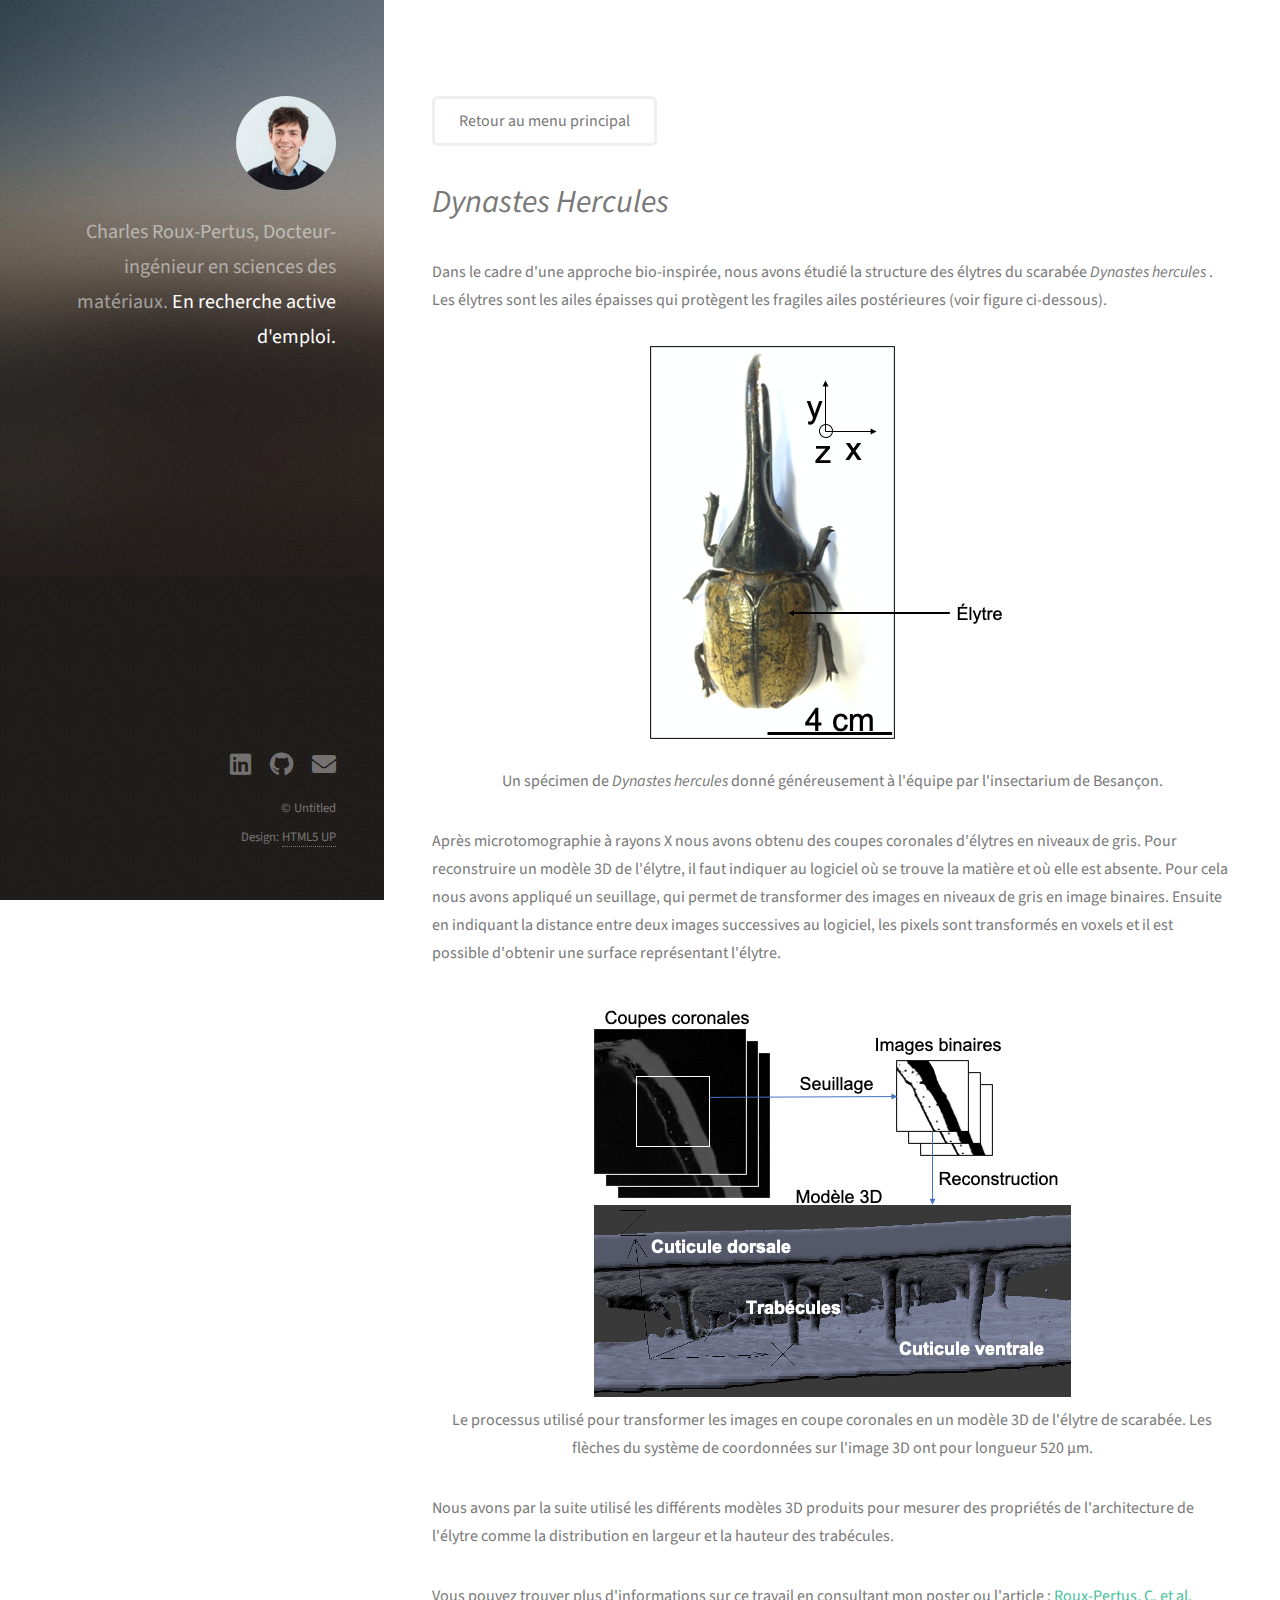
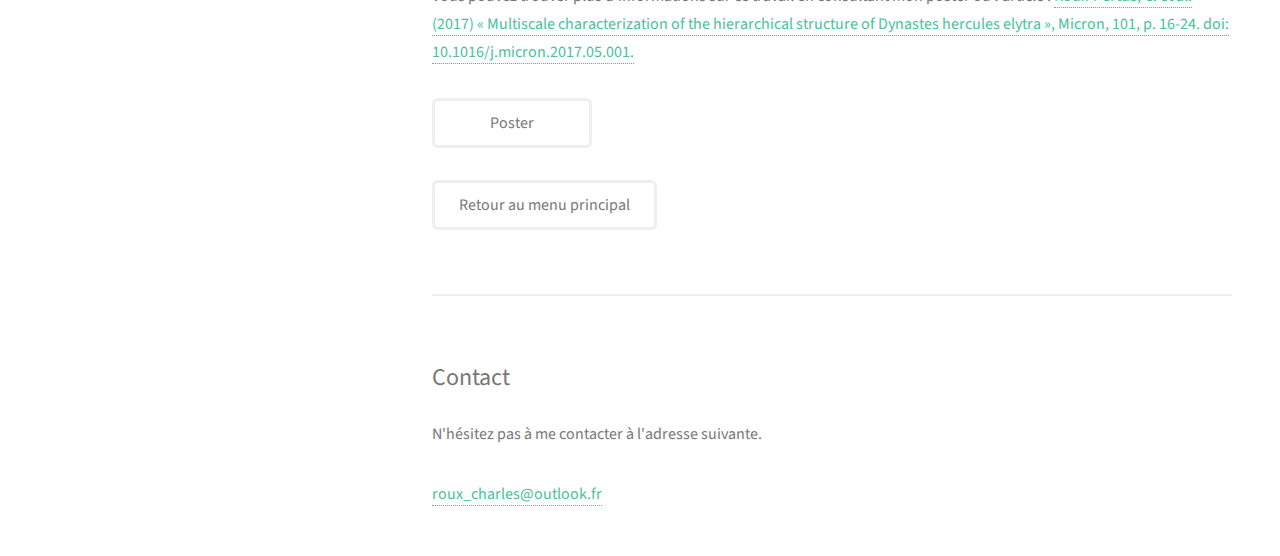
<file: dynastes.html>
<!DOCTYPE HTML>
<!--
	Strata by HTML5 UP
	html5up.net | @ajlkn
	Free for personal and commercial use under the CCA 3.0 license (html5up.net/license)
-->
<html>
	<head>
		<title>Modèle 3D avec tomographie</title>
		<meta charset="utf-8" />
		<meta name="viewport" content="width=device-width, initial-scale=1, user-scalable=no" />
		<link rel="stylesheet" href="assets/css/main.css" />
	</head>
	<body class="is-preload">

		<!-- Header -->
			<header id="header">
				<div class="inner">
					<a href="#" class="image avatar"><img src="images/avatar.jpg" alt="" /></a>
					<h1>Charles Roux-Pertus, Docteur-ingénieur en sciences des matériaux.<br /> <strong>En recherche active d'emploi.
					<!--crafted by <a href="http://html5up.net">HTML5 UP</a>.</h1>-->
				</div>
			</header>

		<!-- Main -->
			<div id="main">

				<!-- One -->
					<section id="one">

						<ul class="actions">
							<li><a href="index.html" class="button">Retour au menu principal</a></li>
						</ul>

						<header class="major">
							<h2 class='scarab'>Dynastes Hercules</h2>
						</header>
						<p>Dans le cadre d'une approche bio-inspirée, nous avons étudié la structure des élytres du scarabée <span class='scarab'>Dynastes hercules </span>. Les élytres sont les ailes épaisses qui protègent les fragiles ailes postérieures (voir figure ci-dessous).</p>
						
						<div class='conteneur'>
						<figure>
    						<img src="images/scarab/scarab.png" alt="Dynastes hercules"  class='img_fig'>
    						<figcaption>Un spécimen de <span class='scarab'>Dynastes hercules</span> donné généreusement à l'équipe par l'insectarium de Besançon.</figcaption>
						</figure>
						</div>
						
						<p>Après microtomographie à rayons X nous avons obtenu des coupes coronales d'élytres en niveaux de gris. Pour reconstruire un modèle 3D de l'élytre, il faut indiquer au logiciel où se trouve la matière et où elle est absente. Pour cela nous avons appliqué un seuillage, qui permet de transformer des images en niveaux de gris en image binaires. Ensuite en indiquant la distance entre deux images successives au logiciel, les pixels sont transformés en voxels et il est possible d'obtenir une surface représentant l'élytre.</p>

						<div class='conteneur'>
						<figure>
    						<img src="images/scarab/reconstruction.png" alt="process reconstruction modèle 3D"  class='img_fig'>
    						<figcaption>Le processus utilisé pour transformer les images en coupe coronales en un modèle 3D de l'élytre de scarabée. Les flèches du système de coordonnées sur l'image 3D ont pour longueur 520 µm.</figcaption>
						</figure>
						</div>

						<p>
							Nous avons par la suite utilisé les différents modèles 3D produits pour mesurer des propriétés de l'architecture de l'élytre comme la distribution en largeur et la hauteur des trabécules.
						</p>

						<p>
							Vous pouvez trouver plus d'informations sur ce travail en consultant mon poster ou l'article : <a href="http://www.sciencedirect.com/science/article/pii/S0968432817300410">Roux-Pertus, C. et al. (2017) « Multiscale characterization of the hierarchical structure of Dynastes hercules elytra », Micron, 101, p. 16‑24. doi: 10.1016/j.micron.2017.05.001.</a> 
						</p>

						<ul class="actions">
							<li><a href="docs/POSTER_Dynastes.pdf" class="button">Poster</a></li>
						</ul>
						<ul class="actions">
							<li><a href="index.html" class="button">Retour au menu principal</a></li>
						</ul>
					</section>

				<!-- Two 
					<section id="two">
						<h2>Projets récents</h2>
						<div class="row">
							<article class="col-6 col-12-xsmall work-item">
								<a href="images/fulls/01.jpg" class="image fit thumb"><img src="images/thumbs/01.jpg" alt="" /></a>
								<h3>pEHD : Pulvérisation ÉlectroHydrodynamique</h3>
								<p>Présentation générale de la mise en forme de polymères par pEHD.</p>
							</article>
							<article class="col-6 col-12-xsmall work-item">
								<a href="images/fulls/02.jpg" class="image fit thumb"><img src="images/thumbs/02.jpg" alt="" /></a>
								<h3>Extraction du chitosan</h3>
								<p>Présentation de la méthode d'extraction du chitosan à partir de mues de cigales.</p>
							</article>
							<article class="col-6 col-12-xsmall work-item">
								<a href="images/fulls/03.jpg" class="image fit thumb"><img src="images/thumbs/03.jpg" alt="" /></a>
								<h3>Modélisation numérique par éléments finis</h3>
								<p>Présentation de mon travail de modélisation de flexion d'une barre métallique sous l'action d'une force par éléments finis.</p>
							</article>
							<!-- 
							<article class="col-6 col-12-xsmall work-item">
								<a href="images/fulls/04.jpg" class="image fit thumb"><img src="images/thumbs/04.jpg" alt="" /></a>
								<h3>Quam neque phasellus</h3>
								<p>Lorem ipsum dolor sit amet nisl sed nullam feugiat.</p>
							</article>
							<article class="col-6 col-12-xsmall work-item">
								<a href="images/fulls/05.jpg" class="image fit thumb"><img src="images/thumbs/05.jpg" alt="" /></a>
								<h3>Nunc enim commodo aliquet</h3>
								<p>Lorem ipsum dolor sit amet nisl sed nullam feugiat.</p>
							</article>
							<article class="col-6 col-12-xsmall work-item">
								<a href="images/fulls/06.jpg" class="image fit thumb"><img src="images/thumbs/06.jpg" alt="" /></a>
								<h3>Risus ornare lacinia</h3>
								<p>Lorem ipsum dolor sit amet nisl sed nullam feugiat.</p>
							</article>
							 
						</div>
						<ul class="actions">
							<li><a href="#" class="button">Tous les projets</a></li>
						</ul>
					</section>
					-->
					<!-- Three -->
					<section id="three">
						<h2>Contact</h2>
						<p>N'hésitez pas à me contacter à l'adresse suivante.</p>

						<a href="mailto:roux_charles@outlook.fr">roux_charles@outlook.fr</a>
						<!--				
						<div class="row">
							<div class="col-8 col-12-small">
								<form method="post" action="saisie.php">
									<div class="row gtr-uniform gtr-50">
										<div class="col-6 col-12-xsmall"><input type="text" name="name" id="name" placeholder="Name" /></div>
										<div class="col-6 col-12-xsmall"><input type="email" name="email" id="email" placeholder="Email" /></div>
										<div class="col-12"><textarea name="message" id="message" placeholder="Message" rows="4"></textarea></div>
									</div>
								</form>
								<ul class="actions">
									<li><input type="submit" name="valider" value="Envoyer un message" /></li>
								</ul>
							</div>

							

							<div class="col-4 col-12-small">
								<ul class="labeled-icons">
									<li>
										<h3 class="icon solid fa-home"><span class="label">Address</span></h3>
										33 bis, rue Boisnet<br />
										Angers, 49100<br />
										France
									</li>
									<li>
										<h3 class="icon solid fa-mobile-alt"><span class="label">Phone</span></h3>
										06 28 60 57 16
									</li>
									<li>
										<h3 class="icon solid fa-envelope"><span class="label">Email</span></h3>
										<a href="#">roux_charles@outlook.fr</a>
									</li>
								</ul>
							</div>
						</div>-->
					</section>

				<!-- Four -->
				<!--
					<section id="four">
						<h2>Elements</h2>

						<section>
							<h4>Text</h4>
							<p>This is <b>bold</b> and this is <strong>strong</strong>. This is <i>italic</i> and this is <em>emphasized</em>.
							This is <sup>superscript</sup> text and this is <sub>subscript</sub> text.
							This is <u>underlined</u> and this is code: <code>for (;;) { ... }</code>. Finally, <a href="#">this is a link</a>.</p>
							<hr />
							<header>
								<h4>Heading with a Subtitle</h4>
								<p>Lorem ipsum dolor sit amet nullam id egestas urna aliquam</p>
							</header>
							<p>Nunc lacinia ante nunc ac lobortis. Interdum adipiscing gravida odio porttitor sem non mi integer non faucibus ornare mi ut ante amet placerat aliquet. Volutpat eu sed ante lacinia sapien lorem accumsan varius montes viverra nibh in adipiscing blandit tempus accumsan.</p>
							<header>
								<h5>Heading with a Subtitle</h5>
								<p>Lorem ipsum dolor sit amet nullam id egestas urna aliquam</p>
							</header>
							<p>Nunc lacinia ante nunc ac lobortis. Interdum adipiscing gravida odio porttitor sem non mi integer non faucibus ornare mi ut ante amet placerat aliquet. Volutpat eu sed ante lacinia sapien lorem accumsan varius montes viverra nibh in adipiscing blandit tempus accumsan.</p>
							<hr />
							<h2>Heading Level 2</h2>
							<h3>Heading Level 3</h3>
							<h4>Heading Level 4</h4>
							<h5>Heading Level 5</h5>
							<h6>Heading Level 6</h6>
							<hr />
							<h5>Blockquote</h5>
							<blockquote>Fringilla nisl. Donec accumsan interdum nisi, quis tincidunt felis sagittis eget tempus euismod. Vestibulum ante ipsum primis in faucibus vestibulum. Blandit adipiscing eu felis iaculis volutpat ac adipiscing accumsan faucibus. Vestibulum ante ipsum primis in faucibus lorem ipsum dolor sit amet nullam adipiscing eu felis.</blockquote>
							<h5>Preformatted</h5>
							<pre><code>i = 0;

while (!deck.isInOrder()) {
print 'Iteration ' + i;
deck.shuffle();
i++;
}

print 'It took ' + i + ' iterations to sort the deck.';</code></pre>
						</section>

						<section>
							<h4>Lists</h4>
							<div class="row">
								<div class="col-6 col-12-xsmall">
									<h5>Unordered</h5>
									<ul>
										<li>Dolor pulvinar etiam magna etiam.</li>
										<li>Sagittis adipiscing lorem eleifend.</li>
										<li>Felis enim feugiat dolore viverra.</li>
									</ul>
									<h5>Alternate</h5>
									<ul class="alt">
										<li>Dolor pulvinar etiam magna etiam.</li>
										<li>Sagittis adipiscing lorem eleifend.</li>
										<li>Felis enim feugiat dolore viverra.</li>
									</ul>
								</div>
								<div class="col-6 col-12-xsmall">
									<h5>Ordered</h5>
									<ol>
										<li>Dolor pulvinar etiam magna etiam.</li>
										<li>Etiam vel felis at lorem sed viverra.</li>
										<li>Felis enim feugiat dolore viverra.</li>
										<li>Dolor pulvinar etiam magna etiam.</li>
										<li>Etiam vel felis at lorem sed viverra.</li>
										<li>Felis enim feugiat dolore viverra.</li>
									</ol>
									<h5>Icons</h5>
									<ul class="icons">
										<li><a href="#" class="icon brands fa-twitter"><span class="label">Twitter</span></a></li>
										<li><a href="#" class="icon brands fa-facebook-f"><span class="label">Facebook</span></a></li>
										<li><a href="#" class="icon brands fa-instagram"><span class="label">Instagram</span></a></li>
										<li><a href="#" class="icon brands fa-github"><span class="label">Github</span></a></li>
										<li><a href="#" class="icon brands fa-dribbble"><span class="label">Dribbble</span></a></li>
										<li><a href="#" class="icon brands fa-tumblr"><span class="label">Tumblr</span></a></li>
									</ul>
								</div>
							</div>
							<h5>Actions</h5>
							<ul class="actions">
								<li><a href="#" class="button primary">Default</a></li>
								<li><a href="#" class="button">Default</a></li>
							</ul>
							<ul class="actions small">
								<li><a href="#" class="button primary small">Small</a></li>
								<li><a href="#" class="button small">Small</a></li>
							</ul>
							<div class="row">
								<div class="col-6 col-12-small">
									<ul class="actions stacked">
										<li><a href="#" class="button primary">Default</a></li>
										<li><a href="#" class="button">Default</a></li>
									</ul>
								</div>
								<div class="col-6 col-12-small">
									<ul class="actions stacked">
										<li><a href="#" class="button primary small">Small</a></li>
										<li><a href="#" class="button small">Small</a></li>
									</ul>
								</div>
								<div class="col-6 col-12-small">
									<ul class="actions stacked">
										<li><a href="#" class="button primary fit">Default</a></li>
										<li><a href="#" class="button fit">Default</a></li>
									</ul>
								</div>
								<div class="col-6 col-12-small">
									<ul class="actions stacked">
										<li><a href="#" class="button primary small fit">Small</a></li>
										<li><a href="#" class="button small fit">Small</a></li>
									</ul>
								</div>
							</div>
						</section>

						<section>
							<h4>Table</h4>
							<h5>Default</h5>
							<div class="table-wrapper">
								<table>
									<thead>
										<tr>
											<th>Name</th>
											<th>Description</th>
											<th>Price</th>
										</tr>
									</thead>
									<tbody>
										<tr>
											<td>Item One</td>
											<td>Ante turpis integer aliquet porttitor.</td>
											<td>29.99</td>
										</tr>
										<tr>
											<td>Item Two</td>
											<td>Vis ac commodo adipiscing arcu aliquet.</td>
											<td>19.99</td>
										</tr>
										<tr>
											<td>Item Three</td>
											<td> Morbi faucibus arcu accumsan lorem.</td>
											<td>29.99</td>
										</tr>
										<tr>
											<td>Item Four</td>
											<td>Vitae integer tempus condimentum.</td>
											<td>19.99</td>
										</tr>
										<tr>
											<td>Item Five</td>
											<td>Ante turpis integer aliquet porttitor.</td>
											<td>29.99</td>
										</tr>
									</tbody>
									<tfoot>
										<tr>
											<td colspan="2"></td>
											<td>100.00</td>
										</tr>
									</tfoot>
								</table>
							</div>

							<h5>Alternate</h5>
							<div class="table-wrapper">
								<table class="alt">
									<thead>
										<tr>
											<th>Name</th>
											<th>Description</th>
											<th>Price</th>
										</tr>
									</thead>
									<tbody>
										<tr>
											<td>Item One</td>
											<td>Ante turpis integer aliquet porttitor.</td>
											<td>29.99</td>
										</tr>
										<tr>
											<td>Item Two</td>
											<td>Vis ac commodo adipiscing arcu aliquet.</td>
											<td>19.99</td>
										</tr>
										<tr>
											<td>Item Three</td>
											<td> Morbi faucibus arcu accumsan lorem.</td>
											<td>29.99</td>
										</tr>
										<tr>
											<td>Item Four</td>
											<td>Vitae integer tempus condimentum.</td>
											<td>19.99</td>
										</tr>
										<tr>
											<td>Item Five</td>
											<td>Ante turpis integer aliquet porttitor.</td>
											<td>29.99</td>
										</tr>
									</tbody>
									<tfoot>
										<tr>
											<td colspan="2"></td>
											<td>100.00</td>
										</tr>
									</tfoot>
								</table>
							</div>
						</section>

						<section>
							<h4>Buttons</h4>
							<ul class="actions">
								<li><a href="#" class="button primary">Primary</a></li>
								<li><a href="#" class="button">Default</a></li>
							</ul>
							<ul class="actions">
								<li><a href="#" class="button large">Large</a></li>
								<li><a href="#" class="button">Default</a></li>
								<li><a href="#" class="button small">Small</a></li>
							</ul>
							<ul class="actions fit">
								<li><a href="#" class="button primary fit">Fit</a></li>
								<li><a href="#" class="button fit">Fit</a></li>
							</ul>
							<ul class="actions fit small">
								<li><a href="#" class="button primary fit small">Fit + Small</a></li>
								<li><a href="#" class="button fit small">Fit + Small</a></li>
							</ul>
							<ul class="actions">
								<li><a href="#" class="button primary icon solid fa-download">Icon</a></li>
								<li><a href="#" class="button icon solid fa-download">Icon</a></li>
							</ul>
							<ul class="actions">
								<li><span class="button primary disabled">Primary</span></li>
								<li><span class="button disabled">Default</span></li>
							</ul>
						</section>
						
						<section>
							<h4>Form</h4>
							<form method="post" action="#">
								<div class="row gtr-uniform gtr-50">
									<div class="col-6 col-12-xsmall">
										<input type="text" name="demo-name" id="demo-name" value="" placeholder="Name" />
									</div>
									<div class="col-6 col-12-xsmall">
										<input type="email" name="demo-email" id="demo-email" value="" placeholder="Email" />
									</div>
									<div class="col-12">
										<select name="demo-category" id="demo-category">
											<option value="">- Category -</option>
											<option value="1">Manufacturing</option>
											<option value="1">Shipping</option>
											<option value="1">Administration</option>
											<option value="1">Human Resources</option>
										</select>
									</div>
									<div class="col-4 col-12-small">
										<input type="radio" id="demo-priority-low" name="demo-priority" checked>
										<label for="demo-priority-low">Low Priority</label>
									</div>
									<div class="col-4 col-12-small">
										<input type="radio" id="demo-priority-normal" name="demo-priority">
										<label for="demo-priority-normal">Normal Priority</label>
									</div>
									<div class="col-4 col-12-small">
										<input type="radio" id="demo-priority-high" name="demo-priority">
										<label for="demo-priority-high">High Priority</label>
									</div>
									<div class="col-6 col-12-small">
										<input type="checkbox" id="demo-copy" name="demo-copy">
										<label for="demo-copy">Email me a copy of this message</label>
									</div>
									<div class="col-6 col-12-small">
										<input type="checkbox" id="demo-human" name="demo-human" checked>
										<label for="demo-human">I am a human and not a robot</label>
									</div>
									<div class="col-12">
										<textarea name="demo-message" id="demo-message" placeholder="Enter your message" rows="6"></textarea>
									</div>
									<div class="col-12">
										<ul class="actions">
											<li><input type="submit" value="Send Message" class="primary" /></li>
											<li><input type="reset" value="Reset" /></li>
										</ul>
									</div>
								</div>
							</form>
						</section>

						<section>
							<h4>Image</h4>
							<h5>Fit</h5>
							<div class="box alt">
								<div class="row gtr-50 gtr-uniform">
									<div class="col-12"><span class="image fit"><img src="images/fulls/05.jpg" alt="" /></span></div>
									<div class="col-4"><span class="image fit"><img src="images/thumbs/01.jpg" alt="" /></span></div>
									<div class="col-4"><span class="image fit"><img src="images/thumbs/02.jpg" alt="" /></span></div>
									<div class="col-4"><span class="image fit"><img src="images/thumbs/03.jpg" alt="" /></span></div>
									<div class="col-4"><span class="image fit"><img src="images/thumbs/04.jpg" alt="" /></span></div>
									<div class="col-4"><span class="image fit"><img src="images/thumbs/05.jpg" alt="" /></span></div>
									<div class="col-4"><span class="image fit"><img src="images/thumbs/06.jpg" alt="" /></span></div>
									<div class="col-4"><span class="image fit"><img src="images/thumbs/03.jpg" alt="" /></span></div>
									<div class="col-4"><span class="image fit"><img src="images/thumbs/02.jpg" alt="" /></span></div>
									<div class="col-4"><span class="image fit"><img src="images/thumbs/01.jpg" alt="" /></span></div>
								</div>
							</div>
							<h5>Left &amp; Right</h5>
							<p><span class="image left"><img src="images/avatar.jpg" alt="" /></span>Fringilla nisl. Donec accumsan interdum nisi, quis tincidunt felis sagittis eget. tempus euismod. Vestibulum ante ipsum primis in faucibus vestibulum. Blandit adipiscing eu felis iaculis volutpat ac adipiscing accumsan eu faucibus. Integer ac pellentesque praesent tincidunt felis sagittis eget. tempus euismod. Vestibulum ante ipsum primis in faucibus vestibulum. Blandit adipiscing eu felis iaculis volutpat ac adipiscing accumsan eu faucibus. Integer ac pellentesque praesent. Donec accumsan interdum nisi, quis tincidunt felis sagittis eget. tempus euismod. Vestibulum ante ipsum primis in faucibus vestibulum. Blandit adipiscing eu felis iaculis volutpat ac adipiscing accumsan eu faucibus. Integer ac pellentesque praesent tincidunt felis sagittis eget. tempus euismod. Vestibulum ante ipsum primis in faucibus vestibulum. Blandit adipiscing eu felis iaculis volutpat ac adipiscing accumsan eu faucibus. Integer ac pellentesque praesent.</p>
							<p><span class="image right"><img src="images/avatar.jpg" alt="" /></span>Fringilla nisl. Donec accumsan interdum nisi, quis tincidunt felis sagittis eget. tempus euismod. Vestibulum ante ipsum primis in faucibus vestibulum. Blandit adipiscing eu felis iaculis volutpat ac adipiscing accumsan eu faucibus. Integer ac pellentesque praesent tincidunt felis sagittis eget. tempus euismod. Vestibulum ante ipsum primis in faucibus vestibulum. Blandit adipiscing eu felis iaculis volutpat ac adipiscing accumsan eu faucibus. Integer ac pellentesque praesent. Donec accumsan interdum nisi, quis tincidunt felis sagittis eget. tempus euismod. Vestibulum ante ipsum primis in faucibus vestibulum. Blandit adipiscing eu felis iaculis volutpat ac adipiscing accumsan eu faucibus. Integer ac pellentesque praesent tincidunt felis sagittis eget. tempus euismod. Vestibulum ante ipsum primis in faucibus vestibulum. Blandit adipiscing eu felis iaculis volutpat ac adipiscing accumsan eu faucibus. Integer ac pellentesque praesent.</p>
						</section>

					</section>
				-->

			</div>

		<!-- Footer -->
			<footer id="footer">
				<div class="inner">
					<ul class="icons">
						<li><a href="https://www.linkedin.com/in/charles-roux-pertus-20605087/" class="icon brands fa-linkedin"><span class="label">Linkedin</span></a></li>
						<li><a href="https://github.com/charlesrx" class="icon brands fa-github"><span class="label">Github</span></a></li>
						<!--<li><a href="#" class="icon brands fa-dribbble"><span class="label">Dribbble</span></a></li>-->
						<li><a href="mailto:roux_charles@outlook.fr" class="icon solid fa-envelope"><span class="label">Email</span></a></li>
					</ul>
					<ul class="copyright">
						<li>&copy; Untitled</li><li>Design: <a href="http://html5up.net">HTML5 UP</a></li>
					</ul>
				</div>
			</footer>

		<!-- Scripts -->
			<script src="assets/js/jquery.min.js"></script>
			<script src="assets/js/jquery.poptrox.min.js"></script>
			<script src="assets/js/browser.min.js"></script>
			<script src="assets/js/breakpoints.min.js"></script>
			<script src="assets/js/util.js"></script>
			<script src="assets/js/main.js"></script>

	</body>
</html>
</file>
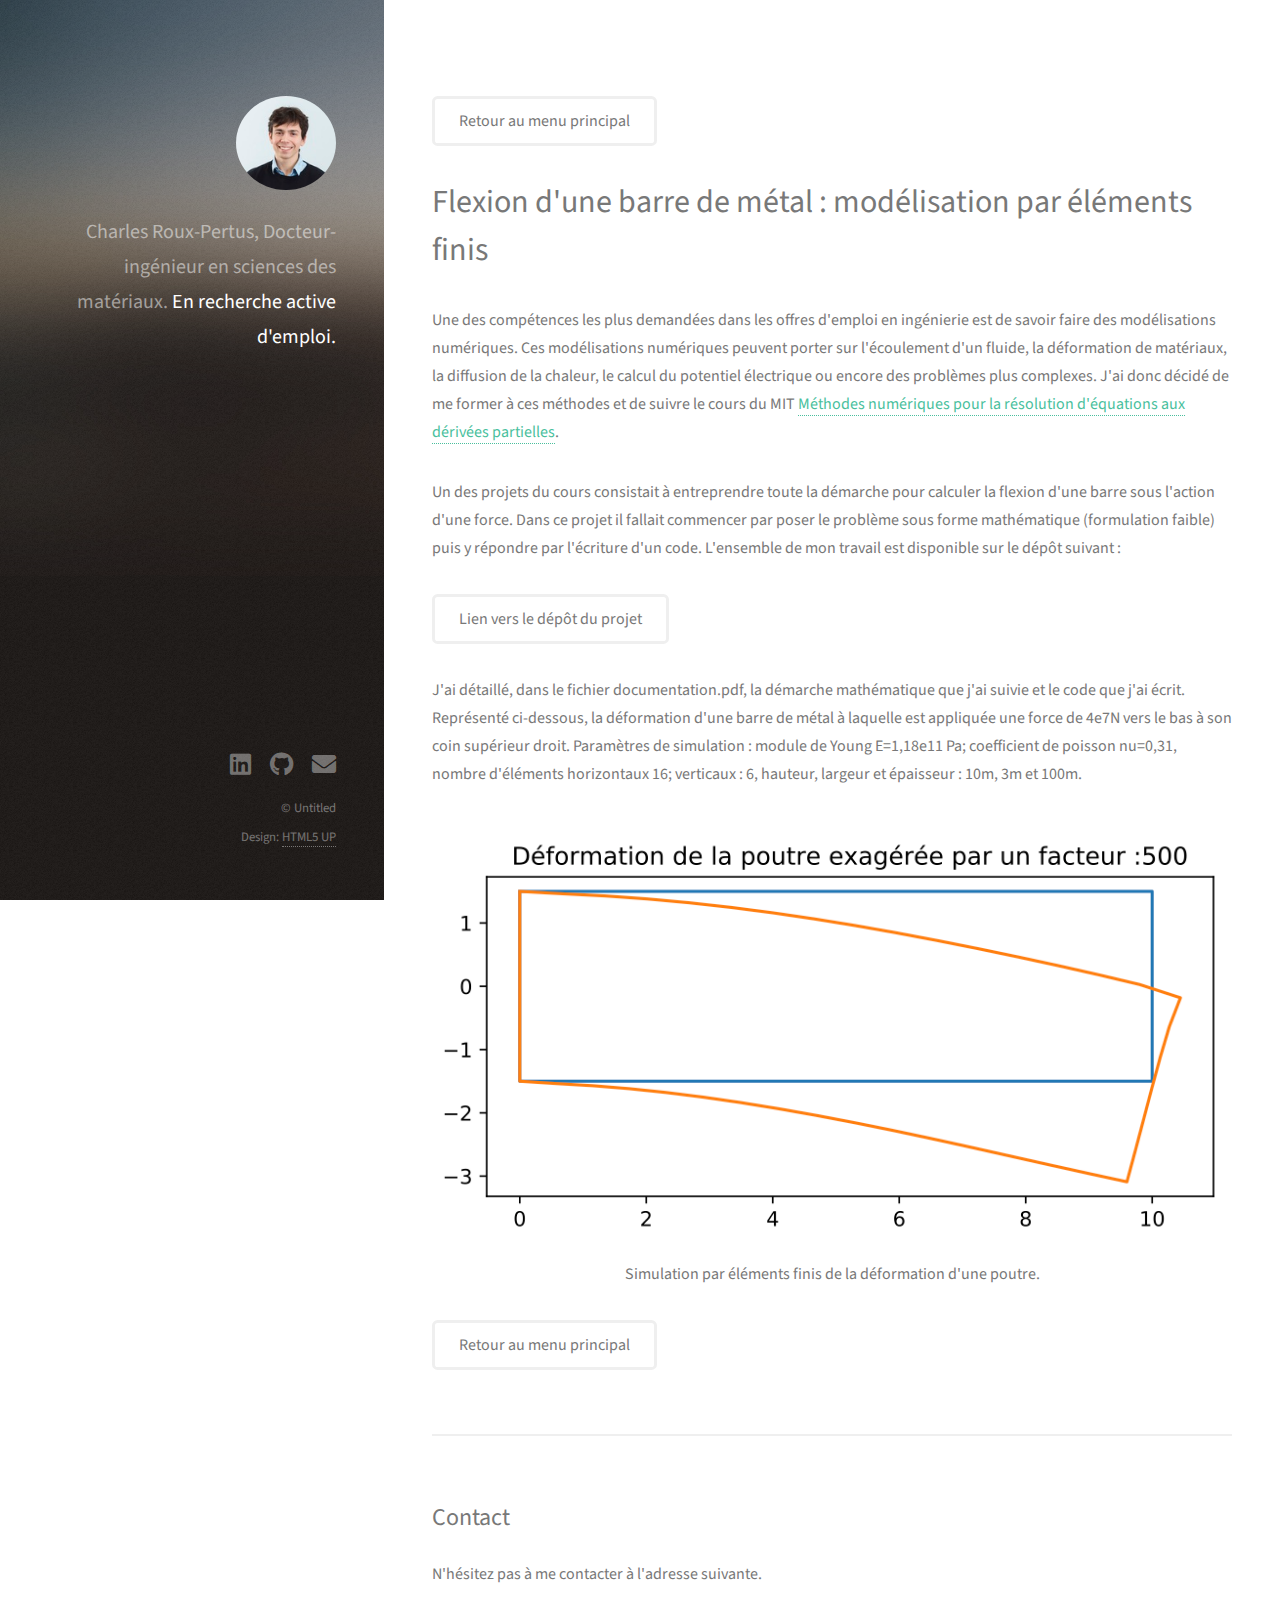
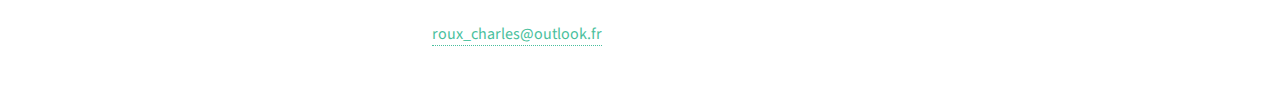
<file: elmnts_finis.html>
<!DOCTYPE HTML>
<!--
	Strata by HTML5 UP
	html5up.net | @ajlkn
	Free for personal and commercial use under the CCA 3.0 license (html5up.net/license)
-->
<html>
	<head>
		<title>Éléments finis</title>
		<meta charset="utf-8" />
		<meta name="viewport" content="width=device-width, initial-scale=1, user-scalable=no" />
		<link rel="stylesheet" href="assets/css/main.css" />
	</head>
	<body class="is-preload">

		<!-- Header -->
			<header id="header">
				<div class="inner">
					<a href="#" class="image avatar"><img src="images/avatar.jpg" alt="" /></a>
					<h1>Charles Roux-Pertus, Docteur-ingénieur en sciences des matériaux.<br /> <strong>En recherche active d'emploi.
					<!--crafted by <a href="http://html5up.net">HTML5 UP</a>.</h1>-->
				</div>
			</header>

		<!-- Main -->
			<div id="main">

				<!-- One -->
					<section id="one">

						<ul class="actions">
							<li><a href="index.html" class="button">Retour au menu principal</a></li>
						</ul>

						<header class="major">
							<h2>Flexion d'une barre de métal : modélisation par éléments finis</h2>
						</header>
						<p>Une des compétences les plus demandées dans les offres d'emploi en ingénierie est de savoir faire des modélisations numériques. Ces modélisations numériques peuvent porter sur l'écoulement d'un fluide, la déformation de matériaux, la diffusion de la chaleur, le calcul du potentiel électrique ou encore des problèmes plus complexes. J'ai donc décidé de me former à ces méthodes et de suivre le cours du MIT <a href="https://learning-modules.mit.edu/materials/index.html?uuid=/course/16/fa17/16.920#materials">Méthodes numériques pour la résolution d'équations aux dérivées partielles</a>.</p>

						<p>Un des projets du cours consistait à entreprendre toute la démarche pour calculer la flexion d'une barre sous l'action d'une force. Dans ce projet il fallait commencer par poser le problème sous forme mathématique (formulation faible) puis y répondre par l'écriture d'un code. L'ensemble de mon travail est disponible sur le dépôt suivant :</p>
						
						<ul class="actions">
							<li><a href="https://github.com/charlesrx/simulation_elements_finis" class="button">Lien vers le dépôt du projet</a></li>
						</ul>

						<p>
							J'ai détaillé, dans le fichier documentation.pdf, la démarche mathématique que j'ai suivie et le code que j'ai écrit. Représenté ci-dessous, la déformation d'une barre de métal à laquelle est appliquée une force de 4e7N vers le bas à son coin supérieur droit. Paramètres de simulation : module de Young E=1,18e11 Pa; coefficient de poisson nu=0,31, nombre d'éléments horizontaux 16; verticaux : 6, hauteur, largeur et épaisseur : 10m, 3m et 100m.
						</p>

						<div class='conteneur'>
						<figure>
    						<img src="images/elmnts_finis/poutreF.png" alt="cone-jet"  class='img_fig'>
    						<figcaption>Simulation par éléments finis de la déformation d'une poutre.</figcaption>
						</figure>
						</div>
										
						<ul class="actions">
							<li><a href="index.html" class="button">Retour au menu principal</a></li>
						</ul>
					</section>

				<!-- Two 
					<section id="two">
						<h2>Projets récents</h2>
						<div class="row">
							<article class="col-6 col-12-xsmall work-item">
								<a href="images/fulls/01.jpg" class="image fit thumb"><img src="images/thumbs/01.jpg" alt="" /></a>
								<h3>pEHD : Pulvérisation ÉlectroHydrodynamique</h3>
								<p>Présentation générale de la mise en forme de polymères par pEHD.</p>
							</article>
							<article class="col-6 col-12-xsmall work-item">
								<a href="images/fulls/02.jpg" class="image fit thumb"><img src="images/thumbs/02.jpg" alt="" /></a>
								<h3>Extraction du chitosan</h3>
								<p>Présentation de la méthode d'extraction du chitosan à partir de mues de cigales.</p>
							</article>
							<article class="col-6 col-12-xsmall work-item">
								<a href="images/fulls/03.jpg" class="image fit thumb"><img src="images/thumbs/03.jpg" alt="" /></a>
								<h3>Modélisation numérique par éléments finis</h3>
								<p>Présentation de mon travail de modélisation de flexion d'une barre métallique sous l'action d'une force par éléments finis.</p>
							</article>
							<!-- 
							<article class="col-6 col-12-xsmall work-item">
								<a href="images/fulls/04.jpg" class="image fit thumb"><img src="images/thumbs/04.jpg" alt="" /></a>
								<h3>Quam neque phasellus</h3>
								<p>Lorem ipsum dolor sit amet nisl sed nullam feugiat.</p>
							</article>
							<article class="col-6 col-12-xsmall work-item">
								<a href="images/fulls/05.jpg" class="image fit thumb"><img src="images/thumbs/05.jpg" alt="" /></a>
								<h3>Nunc enim commodo aliquet</h3>
								<p>Lorem ipsum dolor sit amet nisl sed nullam feugiat.</p>
							</article>
							<article class="col-6 col-12-xsmall work-item">
								<a href="images/fulls/06.jpg" class="image fit thumb"><img src="images/thumbs/06.jpg" alt="" /></a>
								<h3>Risus ornare lacinia</h3>
								<p>Lorem ipsum dolor sit amet nisl sed nullam feugiat.</p>
							</article>
							 
						</div>
						<ul class="actions">
							<li><a href="#" class="button">Tous les projets</a></li>
						</ul>
					</section>
					-->
					<!-- Three -->
					<section id="three">
						<h2>Contact</h2>
						<p>N'hésitez pas à me contacter à l'adresse suivante.</p>

						<a href="mailto:roux_charles@outlook.fr">roux_charles@outlook.fr</a>
						<!--				
						<div class="row">
							<div class="col-8 col-12-small">
								<form method="post" action="saisie.php">
									<div class="row gtr-uniform gtr-50">
										<div class="col-6 col-12-xsmall"><input type="text" name="name" id="name" placeholder="Name" /></div>
										<div class="col-6 col-12-xsmall"><input type="email" name="email" id="email" placeholder="Email" /></div>
										<div class="col-12"><textarea name="message" id="message" placeholder="Message" rows="4"></textarea></div>
									</div>
								</form>
								<ul class="actions">
									<li><input type="submit" name="valider" value="Envoyer un message" /></li>
								</ul>
							</div>

							

							<div class="col-4 col-12-small">
								<ul class="labeled-icons">
									<li>
										<h3 class="icon solid fa-home"><span class="label">Address</span></h3>
										33 bis, rue Boisnet<br />
										Angers, 49100<br />
										France
									</li>
									<li>
										<h3 class="icon solid fa-mobile-alt"><span class="label">Phone</span></h3>
										06 28 60 57 16
									</li>
									<li>
										<h3 class="icon solid fa-envelope"><span class="label">Email</span></h3>
										<a href="#">roux_charles@outlook.fr</a>
									</li>
								</ul>
							</div>
						</div>-->
					</section>

				<!-- Four -->
				<!--
					<section id="four">
						<h2>Elements</h2>

						<section>
							<h4>Text</h4>
							<p>This is <b>bold</b> and this is <strong>strong</strong>. This is <i>italic</i> and this is <em>emphasized</em>.
							This is <sup>superscript</sup> text and this is <sub>subscript</sub> text.
							This is <u>underlined</u> and this is code: <code>for (;;) { ... }</code>. Finally, <a href="#">this is a link</a>.</p>
							<hr />
							<header>
								<h4>Heading with a Subtitle</h4>
								<p>Lorem ipsum dolor sit amet nullam id egestas urna aliquam</p>
							</header>
							<p>Nunc lacinia ante nunc ac lobortis. Interdum adipiscing gravida odio porttitor sem non mi integer non faucibus ornare mi ut ante amet placerat aliquet. Volutpat eu sed ante lacinia sapien lorem accumsan varius montes viverra nibh in adipiscing blandit tempus accumsan.</p>
							<header>
								<h5>Heading with a Subtitle</h5>
								<p>Lorem ipsum dolor sit amet nullam id egestas urna aliquam</p>
							</header>
							<p>Nunc lacinia ante nunc ac lobortis. Interdum adipiscing gravida odio porttitor sem non mi integer non faucibus ornare mi ut ante amet placerat aliquet. Volutpat eu sed ante lacinia sapien lorem accumsan varius montes viverra nibh in adipiscing blandit tempus accumsan.</p>
							<hr />
							<h2>Heading Level 2</h2>
							<h3>Heading Level 3</h3>
							<h4>Heading Level 4</h4>
							<h5>Heading Level 5</h5>
							<h6>Heading Level 6</h6>
							<hr />
							<h5>Blockquote</h5>
							<blockquote>Fringilla nisl. Donec accumsan interdum nisi, quis tincidunt felis sagittis eget tempus euismod. Vestibulum ante ipsum primis in faucibus vestibulum. Blandit adipiscing eu felis iaculis volutpat ac adipiscing accumsan faucibus. Vestibulum ante ipsum primis in faucibus lorem ipsum dolor sit amet nullam adipiscing eu felis.</blockquote>
							<h5>Preformatted</h5>
							<pre><code>i = 0;

while (!deck.isInOrder()) {
print 'Iteration ' + i;
deck.shuffle();
i++;
}

print 'It took ' + i + ' iterations to sort the deck.';</code></pre>
						</section>

						<section>
							<h4>Lists</h4>
							<div class="row">
								<div class="col-6 col-12-xsmall">
									<h5>Unordered</h5>
									<ul>
										<li>Dolor pulvinar etiam magna etiam.</li>
										<li>Sagittis adipiscing lorem eleifend.</li>
										<li>Felis enim feugiat dolore viverra.</li>
									</ul>
									<h5>Alternate</h5>
									<ul class="alt">
										<li>Dolor pulvinar etiam magna etiam.</li>
										<li>Sagittis adipiscing lorem eleifend.</li>
										<li>Felis enim feugiat dolore viverra.</li>
									</ul>
								</div>
								<div class="col-6 col-12-xsmall">
									<h5>Ordered</h5>
									<ol>
										<li>Dolor pulvinar etiam magna etiam.</li>
										<li>Etiam vel felis at lorem sed viverra.</li>
										<li>Felis enim feugiat dolore viverra.</li>
										<li>Dolor pulvinar etiam magna etiam.</li>
										<li>Etiam vel felis at lorem sed viverra.</li>
										<li>Felis enim feugiat dolore viverra.</li>
									</ol>
									<h5>Icons</h5>
									<ul class="icons">
										<li><a href="#" class="icon brands fa-twitter"><span class="label">Twitter</span></a></li>
										<li><a href="#" class="icon brands fa-facebook-f"><span class="label">Facebook</span></a></li>
										<li><a href="#" class="icon brands fa-instagram"><span class="label">Instagram</span></a></li>
										<li><a href="#" class="icon brands fa-github"><span class="label">Github</span></a></li>
										<li><a href="#" class="icon brands fa-dribbble"><span class="label">Dribbble</span></a></li>
										<li><a href="#" class="icon brands fa-tumblr"><span class="label">Tumblr</span></a></li>
									</ul>
								</div>
							</div>
							<h5>Actions</h5>
							<ul class="actions">
								<li><a href="#" class="button primary">Default</a></li>
								<li><a href="#" class="button">Default</a></li>
							</ul>
							<ul class="actions small">
								<li><a href="#" class="button primary small">Small</a></li>
								<li><a href="#" class="button small">Small</a></li>
							</ul>
							<div class="row">
								<div class="col-6 col-12-small">
									<ul class="actions stacked">
										<li><a href="#" class="button primary">Default</a></li>
										<li><a href="#" class="button">Default</a></li>
									</ul>
								</div>
								<div class="col-6 col-12-small">
									<ul class="actions stacked">
										<li><a href="#" class="button primary small">Small</a></li>
										<li><a href="#" class="button small">Small</a></li>
									</ul>
								</div>
								<div class="col-6 col-12-small">
									<ul class="actions stacked">
										<li><a href="#" class="button primary fit">Default</a></li>
										<li><a href="#" class="button fit">Default</a></li>
									</ul>
								</div>
								<div class="col-6 col-12-small">
									<ul class="actions stacked">
										<li><a href="#" class="button primary small fit">Small</a></li>
										<li><a href="#" class="button small fit">Small</a></li>
									</ul>
								</div>
							</div>
						</section>

						<section>
							<h4>Table</h4>
							<h5>Default</h5>
							<div class="table-wrapper">
								<table>
									<thead>
										<tr>
											<th>Name</th>
											<th>Description</th>
											<th>Price</th>
										</tr>
									</thead>
									<tbody>
										<tr>
											<td>Item One</td>
											<td>Ante turpis integer aliquet porttitor.</td>
											<td>29.99</td>
										</tr>
										<tr>
											<td>Item Two</td>
											<td>Vis ac commodo adipiscing arcu aliquet.</td>
											<td>19.99</td>
										</tr>
										<tr>
											<td>Item Three</td>
											<td> Morbi faucibus arcu accumsan lorem.</td>
											<td>29.99</td>
										</tr>
										<tr>
											<td>Item Four</td>
											<td>Vitae integer tempus condimentum.</td>
											<td>19.99</td>
										</tr>
										<tr>
											<td>Item Five</td>
											<td>Ante turpis integer aliquet porttitor.</td>
											<td>29.99</td>
										</tr>
									</tbody>
									<tfoot>
										<tr>
											<td colspan="2"></td>
											<td>100.00</td>
										</tr>
									</tfoot>
								</table>
							</div>

							<h5>Alternate</h5>
							<div class="table-wrapper">
								<table class="alt">
									<thead>
										<tr>
											<th>Name</th>
											<th>Description</th>
											<th>Price</th>
										</tr>
									</thead>
									<tbody>
										<tr>
											<td>Item One</td>
											<td>Ante turpis integer aliquet porttitor.</td>
											<td>29.99</td>
										</tr>
										<tr>
											<td>Item Two</td>
											<td>Vis ac commodo adipiscing arcu aliquet.</td>
											<td>19.99</td>
										</tr>
										<tr>
											<td>Item Three</td>
											<td> Morbi faucibus arcu accumsan lorem.</td>
											<td>29.99</td>
										</tr>
										<tr>
											<td>Item Four</td>
											<td>Vitae integer tempus condimentum.</td>
											<td>19.99</td>
										</tr>
										<tr>
											<td>Item Five</td>
											<td>Ante turpis integer aliquet porttitor.</td>
											<td>29.99</td>
										</tr>
									</tbody>
									<tfoot>
										<tr>
											<td colspan="2"></td>
											<td>100.00</td>
										</tr>
									</tfoot>
								</table>
							</div>
						</section>

						<section>
							<h4>Buttons</h4>
							<ul class="actions">
								<li><a href="#" class="button primary">Primary</a></li>
								<li><a href="#" class="button">Default</a></li>
							</ul>
							<ul class="actions">
								<li><a href="#" class="button large">Large</a></li>
								<li><a href="#" class="button">Default</a></li>
								<li><a href="#" class="button small">Small</a></li>
							</ul>
							<ul class="actions fit">
								<li><a href="#" class="button primary fit">Fit</a></li>
								<li><a href="#" class="button fit">Fit</a></li>
							</ul>
							<ul class="actions fit small">
								<li><a href="#" class="button primary fit small">Fit + Small</a></li>
								<li><a href="#" class="button fit small">Fit + Small</a></li>
							</ul>
							<ul class="actions">
								<li><a href="#" class="button primary icon solid fa-download">Icon</a></li>
								<li><a href="#" class="button icon solid fa-download">Icon</a></li>
							</ul>
							<ul class="actions">
								<li><span class="button primary disabled">Primary</span></li>
								<li><span class="button disabled">Default</span></li>
							</ul>
						</section>
						
						<section>
							<h4>Form</h4>
							<form method="post" action="#">
								<div class="row gtr-uniform gtr-50">
									<div class="col-6 col-12-xsmall">
										<input type="text" name="demo-name" id="demo-name" value="" placeholder="Name" />
									</div>
									<div class="col-6 col-12-xsmall">
										<input type="email" name="demo-email" id="demo-email" value="" placeholder="Email" />
									</div>
									<div class="col-12">
										<select name="demo-category" id="demo-category">
											<option value="">- Category -</option>
											<option value="1">Manufacturing</option>
											<option value="1">Shipping</option>
											<option value="1">Administration</option>
											<option value="1">Human Resources</option>
										</select>
									</div>
									<div class="col-4 col-12-small">
										<input type="radio" id="demo-priority-low" name="demo-priority" checked>
										<label for="demo-priority-low">Low Priority</label>
									</div>
									<div class="col-4 col-12-small">
										<input type="radio" id="demo-priority-normal" name="demo-priority">
										<label for="demo-priority-normal">Normal Priority</label>
									</div>
									<div class="col-4 col-12-small">
										<input type="radio" id="demo-priority-high" name="demo-priority">
										<label for="demo-priority-high">High Priority</label>
									</div>
									<div class="col-6 col-12-small">
										<input type="checkbox" id="demo-copy" name="demo-copy">
										<label for="demo-copy">Email me a copy of this message</label>
									</div>
									<div class="col-6 col-12-small">
										<input type="checkbox" id="demo-human" name="demo-human" checked>
										<label for="demo-human">I am a human and not a robot</label>
									</div>
									<div class="col-12">
										<textarea name="demo-message" id="demo-message" placeholder="Enter your message" rows="6"></textarea>
									</div>
									<div class="col-12">
										<ul class="actions">
											<li><input type="submit" value="Send Message" class="primary" /></li>
											<li><input type="reset" value="Reset" /></li>
										</ul>
									</div>
								</div>
							</form>
						</section>

						<section>
							<h4>Image</h4>
							<h5>Fit</h5>
							<div class="box alt">
								<div class="row gtr-50 gtr-uniform">
									<div class="col-12"><span class="image fit"><img src="images/fulls/05.jpg" alt="" /></span></div>
									<div class="col-4"><span class="image fit"><img src="images/thumbs/01.jpg" alt="" /></span></div>
									<div class="col-4"><span class="image fit"><img src="images/thumbs/02.jpg" alt="" /></span></div>
									<div class="col-4"><span class="image fit"><img src="images/thumbs/03.jpg" alt="" /></span></div>
									<div class="col-4"><span class="image fit"><img src="images/thumbs/04.jpg" alt="" /></span></div>
									<div class="col-4"><span class="image fit"><img src="images/thumbs/05.jpg" alt="" /></span></div>
									<div class="col-4"><span class="image fit"><img src="images/thumbs/06.jpg" alt="" /></span></div>
									<div class="col-4"><span class="image fit"><img src="images/thumbs/03.jpg" alt="" /></span></div>
									<div class="col-4"><span class="image fit"><img src="images/thumbs/02.jpg" alt="" /></span></div>
									<div class="col-4"><span class="image fit"><img src="images/thumbs/01.jpg" alt="" /></span></div>
								</div>
							</div>
							<h5>Left &amp; Right</h5>
							<p><span class="image left"><img src="images/avatar.jpg" alt="" /></span>Fringilla nisl. Donec accumsan interdum nisi, quis tincidunt felis sagittis eget. tempus euismod. Vestibulum ante ipsum primis in faucibus vestibulum. Blandit adipiscing eu felis iaculis volutpat ac adipiscing accumsan eu faucibus. Integer ac pellentesque praesent tincidunt felis sagittis eget. tempus euismod. Vestibulum ante ipsum primis in faucibus vestibulum. Blandit adipiscing eu felis iaculis volutpat ac adipiscing accumsan eu faucibus. Integer ac pellentesque praesent. Donec accumsan interdum nisi, quis tincidunt felis sagittis eget. tempus euismod. Vestibulum ante ipsum primis in faucibus vestibulum. Blandit adipiscing eu felis iaculis volutpat ac adipiscing accumsan eu faucibus. Integer ac pellentesque praesent tincidunt felis sagittis eget. tempus euismod. Vestibulum ante ipsum primis in faucibus vestibulum. Blandit adipiscing eu felis iaculis volutpat ac adipiscing accumsan eu faucibus. Integer ac pellentesque praesent.</p>
							<p><span class="image right"><img src="images/avatar.jpg" alt="" /></span>Fringilla nisl. Donec accumsan interdum nisi, quis tincidunt felis sagittis eget. tempus euismod. Vestibulum ante ipsum primis in faucibus vestibulum. Blandit adipiscing eu felis iaculis volutpat ac adipiscing accumsan eu faucibus. Integer ac pellentesque praesent tincidunt felis sagittis eget. tempus euismod. Vestibulum ante ipsum primis in faucibus vestibulum. Blandit adipiscing eu felis iaculis volutpat ac adipiscing accumsan eu faucibus. Integer ac pellentesque praesent. Donec accumsan interdum nisi, quis tincidunt felis sagittis eget. tempus euismod. Vestibulum ante ipsum primis in faucibus vestibulum. Blandit adipiscing eu felis iaculis volutpat ac adipiscing accumsan eu faucibus. Integer ac pellentesque praesent tincidunt felis sagittis eget. tempus euismod. Vestibulum ante ipsum primis in faucibus vestibulum. Blandit adipiscing eu felis iaculis volutpat ac adipiscing accumsan eu faucibus. Integer ac pellentesque praesent.</p>
						</section>

					</section>
				-->

			</div>

		<!-- Footer -->
			<footer id="footer">
				<div class="inner">
					<ul class="icons">
						<li><a href="https://www.linkedin.com/in/charles-roux-pertus-20605087/" class="icon brands fa-linkedin"><span class="label">Linkedin</span></a></li>
						<li><a href="https://github.com/charlesrx" class="icon brands fa-github"><span class="label">Github</span></a></li>
						<!--<li><a href="#" class="icon brands fa-dribbble"><span class="label">Dribbble</span></a></li>-->
						<li><a href="mailto:roux_charles@outlook.fr" class="icon solid fa-envelope"><span class="label">Email</span></a></li>
					</ul>
					<ul class="copyright">
						<li>&copy; Untitled</li><li>Design: <a href="http://html5up.net">HTML5 UP</a></li>
					</ul>
				</div>
			</footer>

		<!-- Scripts -->
			<script src="assets/js/jquery.min.js"></script>
			<script src="assets/js/jquery.poptrox.min.js"></script>
			<script src="assets/js/browser.min.js"></script>
			<script src="assets/js/breakpoints.min.js"></script>
			<script src="assets/js/util.js"></script>
			<script src="assets/js/main.js"></script>

	</body>
</html>
</file>
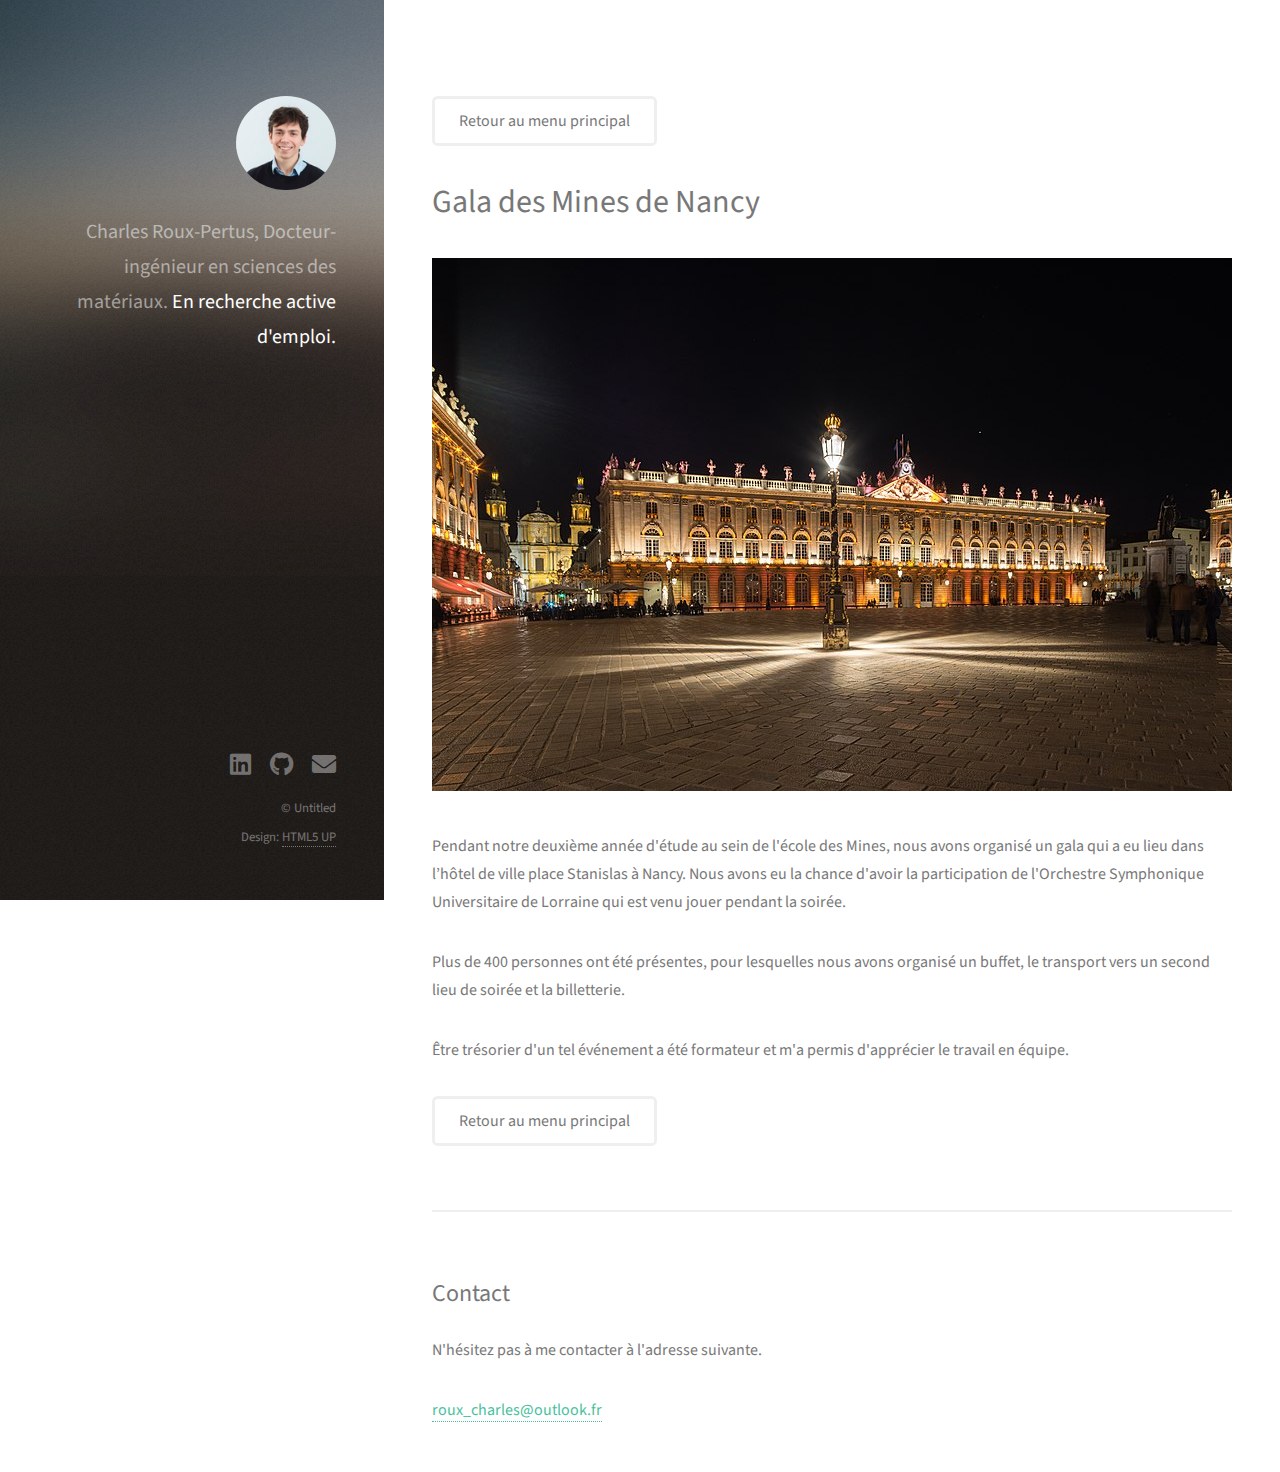
<file: gala.html>
<!DOCTYPE HTML>
<!--
	Strata by HTML5 UP
	html5up.net | @ajlkn
	Free for personal and commercial use under the CCA 3.0 license (html5up.net/license)
-->
<html>
	<head>
		<title>Gala des mines</title>
		<meta charset="utf-8" />
		<meta name="viewport" content="width=device-width, initial-scale=1, user-scalable=no" />
		<link rel="stylesheet" href="assets/css/main.css" />
	</head>
	<body class="is-preload">

		<!-- Header -->
			<header id="header">
				<div class="inner">
					<a href="#" class="image avatar"><img src="images/avatar.jpg" alt="" /></a>
					<h1>Charles Roux-Pertus, Docteur-ingénieur en sciences des matériaux.<br /> <strong>En recherche active d'emploi.
					<!--crafted by <a href="http://html5up.net">HTML5 UP</a>.</h1>-->
				</div>
			</header>

		<!-- Main -->
			<div id="main">

				<!-- One -->
					<section id="one">

						<ul class="actions">
							<li><a href="index.html" class="button">Retour au menu principal</a></li>
						</ul>

						<header class="major">
							<h2>Gala des Mines de Nancy</h2>
						</header>
						<p></p>
						
						<div class='conteneur'>
						<figure>
    						<img src="images/gala/hotel_ville.jpg" alt=""  class='img_fig'>
    						<!--<figcaption>Un spécimen de <span class='scarab'>Dynastes hercules</span> donné généreusement à l'équipe par l'insectarium de Besançon.</figcaption>-->
						</figure>
						</div>
						
						<p>Pendant notre deuxième année d'étude au sein de l'école des Mines, nous avons organisé un gala qui a eu lieu dans l’hôtel de ville place Stanislas à Nancy. Nous avons eu la chance d'avoir la participation de l'Orchestre Symphonique Universitaire de Lorraine qui est venu jouer pendant la soirée.</p>

						<p>Plus de 400 personnes ont été présentes, pour lesquelles nous avons organisé un buffet, le transport vers un second lieu de soirée et la billetterie.</p>

						<p>Être trésorier d'un tel événement a été formateur et m'a permis d'apprécier le travail en équipe.</p>

						<ul class="actions">
							<li><a href="index.html" class="button">Retour au menu principal</a></li>
						</ul>
					</section>

				<!-- Two 
					<section id="two">
						<h2>Projets récents</h2>
						<div class="row">
							<article class="col-6 col-12-xsmall work-item">
								<a href="images/fulls/01.jpg" class="image fit thumb"><img src="images/thumbs/01.jpg" alt="" /></a>
								<h3>pEHD : Pulvérisation ÉlectroHydrodynamique</h3>
								<p>Présentation générale de la mise en forme de polymères par pEHD.</p>
							</article>
							<article class="col-6 col-12-xsmall work-item">
								<a href="images/fulls/02.jpg" class="image fit thumb"><img src="images/thumbs/02.jpg" alt="" /></a>
								<h3>Extraction du chitosan</h3>
								<p>Présentation de la méthode d'extraction du chitosan à partir de mues de cigales.</p>
							</article>
							<article class="col-6 col-12-xsmall work-item">
								<a href="images/fulls/03.jpg" class="image fit thumb"><img src="images/thumbs/03.jpg" alt="" /></a>
								<h3>Modélisation numérique par éléments finis</h3>
								<p>Présentation de mon travail de modélisation de flexion d'une barre métallique sous l'action d'une force par éléments finis.</p>
							</article>
							<!-- 
							<article class="col-6 col-12-xsmall work-item">
								<a href="images/fulls/04.jpg" class="image fit thumb"><img src="images/thumbs/04.jpg" alt="" /></a>
								<h3>Quam neque phasellus</h3>
								<p>Lorem ipsum dolor sit amet nisl sed nullam feugiat.</p>
							</article>
							<article class="col-6 col-12-xsmall work-item">
								<a href="images/fulls/05.jpg" class="image fit thumb"><img src="images/thumbs/05.jpg" alt="" /></a>
								<h3>Nunc enim commodo aliquet</h3>
								<p>Lorem ipsum dolor sit amet nisl sed nullam feugiat.</p>
							</article>
							<article class="col-6 col-12-xsmall work-item">
								<a href="images/fulls/06.jpg" class="image fit thumb"><img src="images/thumbs/06.jpg" alt="" /></a>
								<h3>Risus ornare lacinia</h3>
								<p>Lorem ipsum dolor sit amet nisl sed nullam feugiat.</p>
							</article>
							 
						</div>
						<ul class="actions">
							<li><a href="#" class="button">Tous les projets</a></li>
						</ul>
					</section>
					-->
					<!-- Three -->
					<section id="three">
						<h2>Contact</h2>
						<p>N'hésitez pas à me contacter à l'adresse suivante.</p>

						<a href="mailto:roux_charles@outlook.fr">roux_charles@outlook.fr</a>
						<!--				
						<div class="row">
							<div class="col-8 col-12-small">
								<form method="post" action="saisie.php">
									<div class="row gtr-uniform gtr-50">
										<div class="col-6 col-12-xsmall"><input type="text" name="name" id="name" placeholder="Name" /></div>
										<div class="col-6 col-12-xsmall"><input type="email" name="email" id="email" placeholder="Email" /></div>
										<div class="col-12"><textarea name="message" id="message" placeholder="Message" rows="4"></textarea></div>
									</div>
								</form>
								<ul class="actions">
									<li><input type="submit" name="valider" value="Envoyer un message" /></li>
								</ul>
							</div>

							

							<div class="col-4 col-12-small">
								<ul class="labeled-icons">
									<li>
										<h3 class="icon solid fa-home"><span class="label">Address</span></h3>
										33 bis, rue Boisnet<br />
										Angers, 49100<br />
										France
									</li>
									<li>
										<h3 class="icon solid fa-mobile-alt"><span class="label">Phone</span></h3>
										06 28 60 57 16
									</li>
									<li>
										<h3 class="icon solid fa-envelope"><span class="label">Email</span></h3>
										<a href="#">roux_charles@outlook.fr</a>
									</li>
								</ul>
							</div>
						</div>-->
					</section>

				<!-- Four -->
				<!--
					<section id="four">
						<h2>Elements</h2>

						<section>
							<h4>Text</h4>
							<p>This is <b>bold</b> and this is <strong>strong</strong>. This is <i>italic</i> and this is <em>emphasized</em>.
							This is <sup>superscript</sup> text and this is <sub>subscript</sub> text.
							This is <u>underlined</u> and this is code: <code>for (;;) { ... }</code>. Finally, <a href="#">this is a link</a>.</p>
							<hr />
							<header>
								<h4>Heading with a Subtitle</h4>
								<p>Lorem ipsum dolor sit amet nullam id egestas urna aliquam</p>
							</header>
							<p>Nunc lacinia ante nunc ac lobortis. Interdum adipiscing gravida odio porttitor sem non mi integer non faucibus ornare mi ut ante amet placerat aliquet. Volutpat eu sed ante lacinia sapien lorem accumsan varius montes viverra nibh in adipiscing blandit tempus accumsan.</p>
							<header>
								<h5>Heading with a Subtitle</h5>
								<p>Lorem ipsum dolor sit amet nullam id egestas urna aliquam</p>
							</header>
							<p>Nunc lacinia ante nunc ac lobortis. Interdum adipiscing gravida odio porttitor sem non mi integer non faucibus ornare mi ut ante amet placerat aliquet. Volutpat eu sed ante lacinia sapien lorem accumsan varius montes viverra nibh in adipiscing blandit tempus accumsan.</p>
							<hr />
							<h2>Heading Level 2</h2>
							<h3>Heading Level 3</h3>
							<h4>Heading Level 4</h4>
							<h5>Heading Level 5</h5>
							<h6>Heading Level 6</h6>
							<hr />
							<h5>Blockquote</h5>
							<blockquote>Fringilla nisl. Donec accumsan interdum nisi, quis tincidunt felis sagittis eget tempus euismod. Vestibulum ante ipsum primis in faucibus vestibulum. Blandit adipiscing eu felis iaculis volutpat ac adipiscing accumsan faucibus. Vestibulum ante ipsum primis in faucibus lorem ipsum dolor sit amet nullam adipiscing eu felis.</blockquote>
							<h5>Preformatted</h5>
							<pre><code>i = 0;

while (!deck.isInOrder()) {
print 'Iteration ' + i;
deck.shuffle();
i++;
}

print 'It took ' + i + ' iterations to sort the deck.';</code></pre>
						</section>

						<section>
							<h4>Lists</h4>
							<div class="row">
								<div class="col-6 col-12-xsmall">
									<h5>Unordered</h5>
									<ul>
										<li>Dolor pulvinar etiam magna etiam.</li>
										<li>Sagittis adipiscing lorem eleifend.</li>
										<li>Felis enim feugiat dolore viverra.</li>
									</ul>
									<h5>Alternate</h5>
									<ul class="alt">
										<li>Dolor pulvinar etiam magna etiam.</li>
										<li>Sagittis adipiscing lorem eleifend.</li>
										<li>Felis enim feugiat dolore viverra.</li>
									</ul>
								</div>
								<div class="col-6 col-12-xsmall">
									<h5>Ordered</h5>
									<ol>
										<li>Dolor pulvinar etiam magna etiam.</li>
										<li>Etiam vel felis at lorem sed viverra.</li>
										<li>Felis enim feugiat dolore viverra.</li>
										<li>Dolor pulvinar etiam magna etiam.</li>
										<li>Etiam vel felis at lorem sed viverra.</li>
										<li>Felis enim feugiat dolore viverra.</li>
									</ol>
									<h5>Icons</h5>
									<ul class="icons">
										<li><a href="#" class="icon brands fa-twitter"><span class="label">Twitter</span></a></li>
										<li><a href="#" class="icon brands fa-facebook-f"><span class="label">Facebook</span></a></li>
										<li><a href="#" class="icon brands fa-instagram"><span class="label">Instagram</span></a></li>
										<li><a href="#" class="icon brands fa-github"><span class="label">Github</span></a></li>
										<li><a href="#" class="icon brands fa-dribbble"><span class="label">Dribbble</span></a></li>
										<li><a href="#" class="icon brands fa-tumblr"><span class="label">Tumblr</span></a></li>
									</ul>
								</div>
							</div>
							<h5>Actions</h5>
							<ul class="actions">
								<li><a href="#" class="button primary">Default</a></li>
								<li><a href="#" class="button">Default</a></li>
							</ul>
							<ul class="actions small">
								<li><a href="#" class="button primary small">Small</a></li>
								<li><a href="#" class="button small">Small</a></li>
							</ul>
							<div class="row">
								<div class="col-6 col-12-small">
									<ul class="actions stacked">
										<li><a href="#" class="button primary">Default</a></li>
										<li><a href="#" class="button">Default</a></li>
									</ul>
								</div>
								<div class="col-6 col-12-small">
									<ul class="actions stacked">
										<li><a href="#" class="button primary small">Small</a></li>
										<li><a href="#" class="button small">Small</a></li>
									</ul>
								</div>
								<div class="col-6 col-12-small">
									<ul class="actions stacked">
										<li><a href="#" class="button primary fit">Default</a></li>
										<li><a href="#" class="button fit">Default</a></li>
									</ul>
								</div>
								<div class="col-6 col-12-small">
									<ul class="actions stacked">
										<li><a href="#" class="button primary small fit">Small</a></li>
										<li><a href="#" class="button small fit">Small</a></li>
									</ul>
								</div>
							</div>
						</section>

						<section>
							<h4>Table</h4>
							<h5>Default</h5>
							<div class="table-wrapper">
								<table>
									<thead>
										<tr>
											<th>Name</th>
											<th>Description</th>
											<th>Price</th>
										</tr>
									</thead>
									<tbody>
										<tr>
											<td>Item One</td>
											<td>Ante turpis integer aliquet porttitor.</td>
											<td>29.99</td>
										</tr>
										<tr>
											<td>Item Two</td>
											<td>Vis ac commodo adipiscing arcu aliquet.</td>
											<td>19.99</td>
										</tr>
										<tr>
											<td>Item Three</td>
											<td> Morbi faucibus arcu accumsan lorem.</td>
											<td>29.99</td>
										</tr>
										<tr>
											<td>Item Four</td>
											<td>Vitae integer tempus condimentum.</td>
											<td>19.99</td>
										</tr>
										<tr>
											<td>Item Five</td>
											<td>Ante turpis integer aliquet porttitor.</td>
											<td>29.99</td>
										</tr>
									</tbody>
									<tfoot>
										<tr>
											<td colspan="2"></td>
											<td>100.00</td>
										</tr>
									</tfoot>
								</table>
							</div>

							<h5>Alternate</h5>
							<div class="table-wrapper">
								<table class="alt">
									<thead>
										<tr>
											<th>Name</th>
											<th>Description</th>
											<th>Price</th>
										</tr>
									</thead>
									<tbody>
										<tr>
											<td>Item One</td>
											<td>Ante turpis integer aliquet porttitor.</td>
											<td>29.99</td>
										</tr>
										<tr>
											<td>Item Two</td>
											<td>Vis ac commodo adipiscing arcu aliquet.</td>
											<td>19.99</td>
										</tr>
										<tr>
											<td>Item Three</td>
											<td> Morbi faucibus arcu accumsan lorem.</td>
											<td>29.99</td>
										</tr>
										<tr>
											<td>Item Four</td>
											<td>Vitae integer tempus condimentum.</td>
											<td>19.99</td>
										</tr>
										<tr>
											<td>Item Five</td>
											<td>Ante turpis integer aliquet porttitor.</td>
											<td>29.99</td>
										</tr>
									</tbody>
									<tfoot>
										<tr>
											<td colspan="2"></td>
											<td>100.00</td>
										</tr>
									</tfoot>
								</table>
							</div>
						</section>

						<section>
							<h4>Buttons</h4>
							<ul class="actions">
								<li><a href="#" class="button primary">Primary</a></li>
								<li><a href="#" class="button">Default</a></li>
							</ul>
							<ul class="actions">
								<li><a href="#" class="button large">Large</a></li>
								<li><a href="#" class="button">Default</a></li>
								<li><a href="#" class="button small">Small</a></li>
							</ul>
							<ul class="actions fit">
								<li><a href="#" class="button primary fit">Fit</a></li>
								<li><a href="#" class="button fit">Fit</a></li>
							</ul>
							<ul class="actions fit small">
								<li><a href="#" class="button primary fit small">Fit + Small</a></li>
								<li><a href="#" class="button fit small">Fit + Small</a></li>
							</ul>
							<ul class="actions">
								<li><a href="#" class="button primary icon solid fa-download">Icon</a></li>
								<li><a href="#" class="button icon solid fa-download">Icon</a></li>
							</ul>
							<ul class="actions">
								<li><span class="button primary disabled">Primary</span></li>
								<li><span class="button disabled">Default</span></li>
							</ul>
						</section>
						
						<section>
							<h4>Form</h4>
							<form method="post" action="#">
								<div class="row gtr-uniform gtr-50">
									<div class="col-6 col-12-xsmall">
										<input type="text" name="demo-name" id="demo-name" value="" placeholder="Name" />
									</div>
									<div class="col-6 col-12-xsmall">
										<input type="email" name="demo-email" id="demo-email" value="" placeholder="Email" />
									</div>
									<div class="col-12">
										<select name="demo-category" id="demo-category">
											<option value="">- Category -</option>
											<option value="1">Manufacturing</option>
											<option value="1">Shipping</option>
											<option value="1">Administration</option>
											<option value="1">Human Resources</option>
										</select>
									</div>
									<div class="col-4 col-12-small">
										<input type="radio" id="demo-priority-low" name="demo-priority" checked>
										<label for="demo-priority-low">Low Priority</label>
									</div>
									<div class="col-4 col-12-small">
										<input type="radio" id="demo-priority-normal" name="demo-priority">
										<label for="demo-priority-normal">Normal Priority</label>
									</div>
									<div class="col-4 col-12-small">
										<input type="radio" id="demo-priority-high" name="demo-priority">
										<label for="demo-priority-high">High Priority</label>
									</div>
									<div class="col-6 col-12-small">
										<input type="checkbox" id="demo-copy" name="demo-copy">
										<label for="demo-copy">Email me a copy of this message</label>
									</div>
									<div class="col-6 col-12-small">
										<input type="checkbox" id="demo-human" name="demo-human" checked>
										<label for="demo-human">I am a human and not a robot</label>
									</div>
									<div class="col-12">
										<textarea name="demo-message" id="demo-message" placeholder="Enter your message" rows="6"></textarea>
									</div>
									<div class="col-12">
										<ul class="actions">
											<li><input type="submit" value="Send Message" class="primary" /></li>
											<li><input type="reset" value="Reset" /></li>
										</ul>
									</div>
								</div>
							</form>
						</section>

						<section>
							<h4>Image</h4>
							<h5>Fit</h5>
							<div class="box alt">
								<div class="row gtr-50 gtr-uniform">
									<div class="col-12"><span class="image fit"><img src="images/fulls/05.jpg" alt="" /></span></div>
									<div class="col-4"><span class="image fit"><img src="images/thumbs/01.jpg" alt="" /></span></div>
									<div class="col-4"><span class="image fit"><img src="images/thumbs/02.jpg" alt="" /></span></div>
									<div class="col-4"><span class="image fit"><img src="images/thumbs/03.jpg" alt="" /></span></div>
									<div class="col-4"><span class="image fit"><img src="images/thumbs/04.jpg" alt="" /></span></div>
									<div class="col-4"><span class="image fit"><img src="images/thumbs/05.jpg" alt="" /></span></div>
									<div class="col-4"><span class="image fit"><img src="images/thumbs/06.jpg" alt="" /></span></div>
									<div class="col-4"><span class="image fit"><img src="images/thumbs/03.jpg" alt="" /></span></div>
									<div class="col-4"><span class="image fit"><img src="images/thumbs/02.jpg" alt="" /></span></div>
									<div class="col-4"><span class="image fit"><img src="images/thumbs/01.jpg" alt="" /></span></div>
								</div>
							</div>
							<h5>Left &amp; Right</h5>
							<p><span class="image left"><img src="images/avatar.jpg" alt="" /></span>Fringilla nisl. Donec accumsan interdum nisi, quis tincidunt felis sagittis eget. tempus euismod. Vestibulum ante ipsum primis in faucibus vestibulum. Blandit adipiscing eu felis iaculis volutpat ac adipiscing accumsan eu faucibus. Integer ac pellentesque praesent tincidunt felis sagittis eget. tempus euismod. Vestibulum ante ipsum primis in faucibus vestibulum. Blandit adipiscing eu felis iaculis volutpat ac adipiscing accumsan eu faucibus. Integer ac pellentesque praesent. Donec accumsan interdum nisi, quis tincidunt felis sagittis eget. tempus euismod. Vestibulum ante ipsum primis in faucibus vestibulum. Blandit adipiscing eu felis iaculis volutpat ac adipiscing accumsan eu faucibus. Integer ac pellentesque praesent tincidunt felis sagittis eget. tempus euismod. Vestibulum ante ipsum primis in faucibus vestibulum. Blandit adipiscing eu felis iaculis volutpat ac adipiscing accumsan eu faucibus. Integer ac pellentesque praesent.</p>
							<p><span class="image right"><img src="images/avatar.jpg" alt="" /></span>Fringilla nisl. Donec accumsan interdum nisi, quis tincidunt felis sagittis eget. tempus euismod. Vestibulum ante ipsum primis in faucibus vestibulum. Blandit adipiscing eu felis iaculis volutpat ac adipiscing accumsan eu faucibus. Integer ac pellentesque praesent tincidunt felis sagittis eget. tempus euismod. Vestibulum ante ipsum primis in faucibus vestibulum. Blandit adipiscing eu felis iaculis volutpat ac adipiscing accumsan eu faucibus. Integer ac pellentesque praesent. Donec accumsan interdum nisi, quis tincidunt felis sagittis eget. tempus euismod. Vestibulum ante ipsum primis in faucibus vestibulum. Blandit adipiscing eu felis iaculis volutpat ac adipiscing accumsan eu faucibus. Integer ac pellentesque praesent tincidunt felis sagittis eget. tempus euismod. Vestibulum ante ipsum primis in faucibus vestibulum. Blandit adipiscing eu felis iaculis volutpat ac adipiscing accumsan eu faucibus. Integer ac pellentesque praesent.</p>
						</section>

					</section>
				-->

			</div>

		<!-- Footer -->
			<footer id="footer">
				<div class="inner">
					<ul class="icons">
						<li><a href="https://www.linkedin.com/in/charles-roux-pertus-20605087/" class="icon brands fa-linkedin"><span class="label">Linkedin</span></a></li>
						<li><a href="https://github.com/charlesrx" class="icon brands fa-github"><span class="label">Github</span></a></li>
						<!--<li><a href="#" class="icon brands fa-dribbble"><span class="label">Dribbble</span></a></li>-->
						<li><a href="mailto:roux_charles@outlook.fr" class="icon solid fa-envelope"><span class="label">Email</span></a></li>
					</ul>
					<ul class="copyright">
						<li>&copy; Untitled</li><li>Design: <a href="http://html5up.net">HTML5 UP</a></li>
					</ul>
				</div>
			</footer>

		<!-- Scripts -->
			<script src="assets/js/jquery.min.js"></script>
			<script src="assets/js/jquery.poptrox.min.js"></script>
			<script src="assets/js/browser.min.js"></script>
			<script src="assets/js/breakpoints.min.js"></script>
			<script src="assets/js/util.js"></script>
			<script src="assets/js/main.js"></script>

	</body>
</html>
</file>
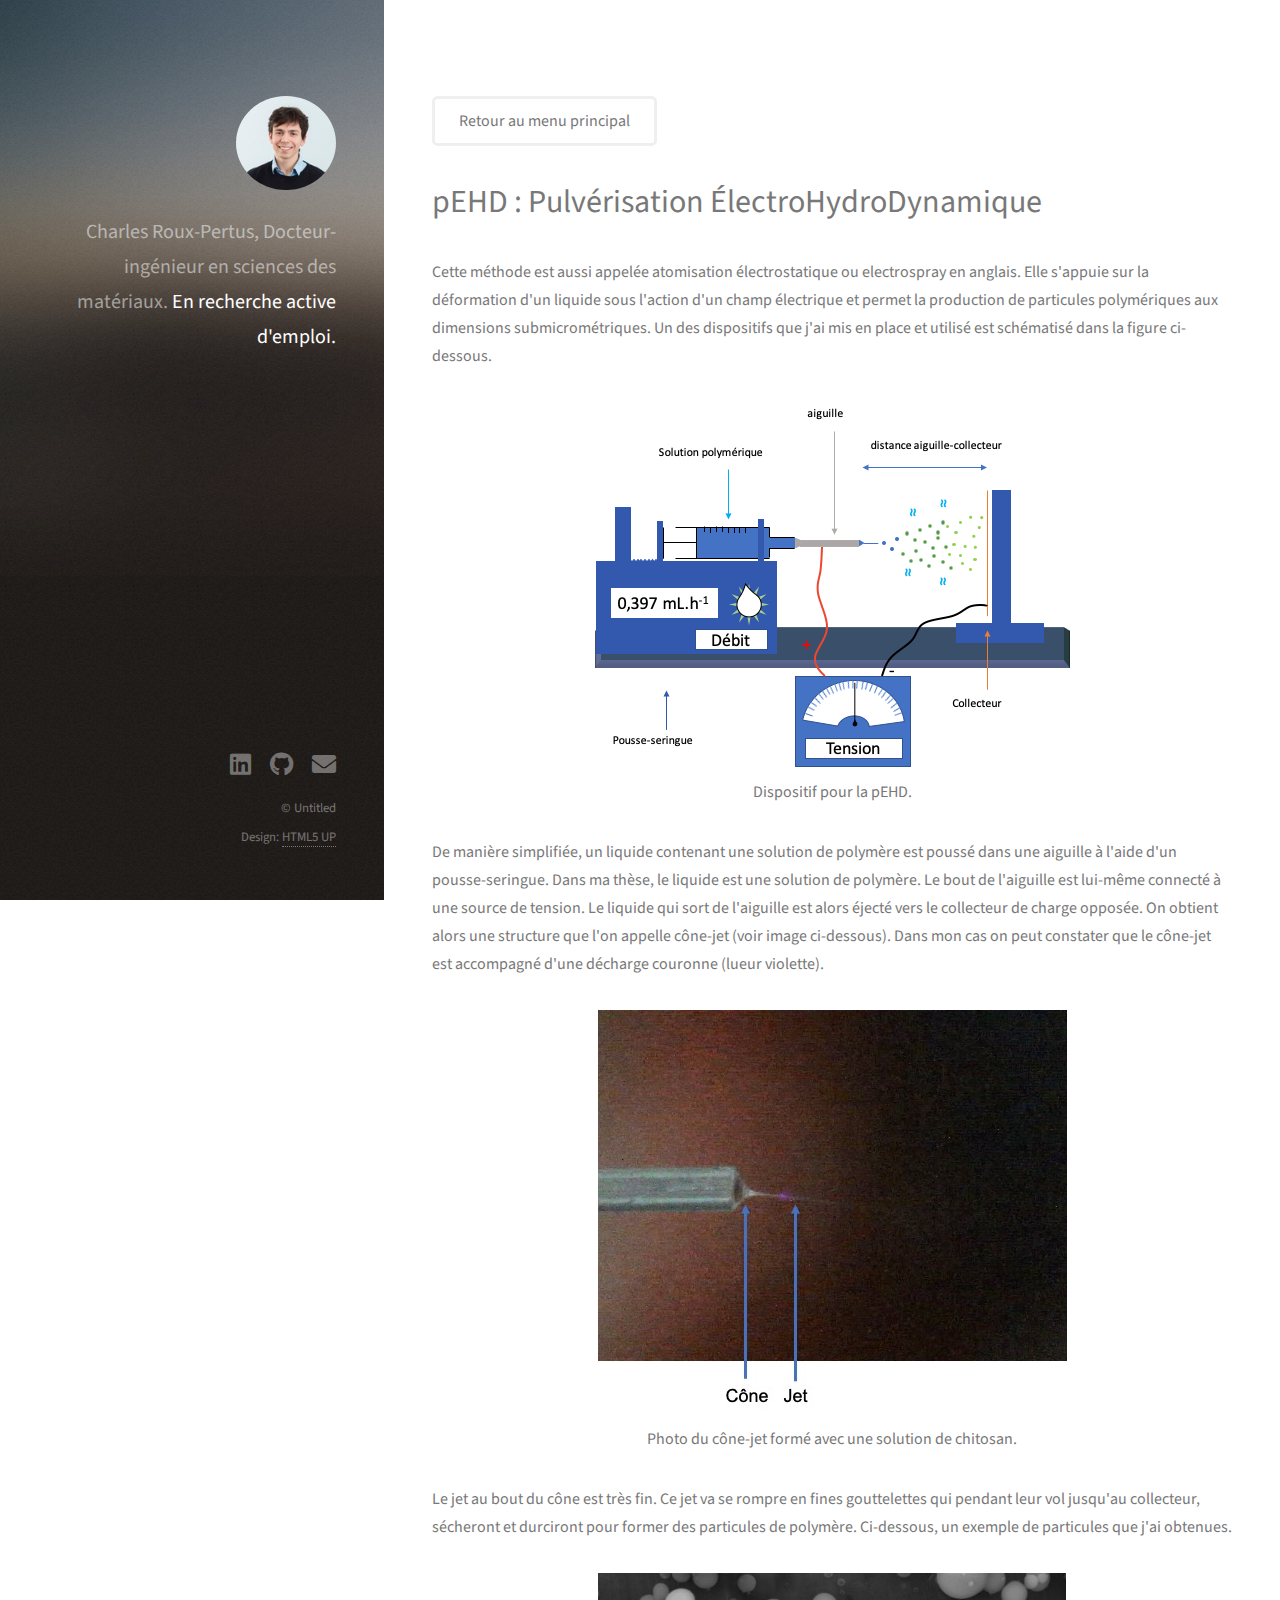
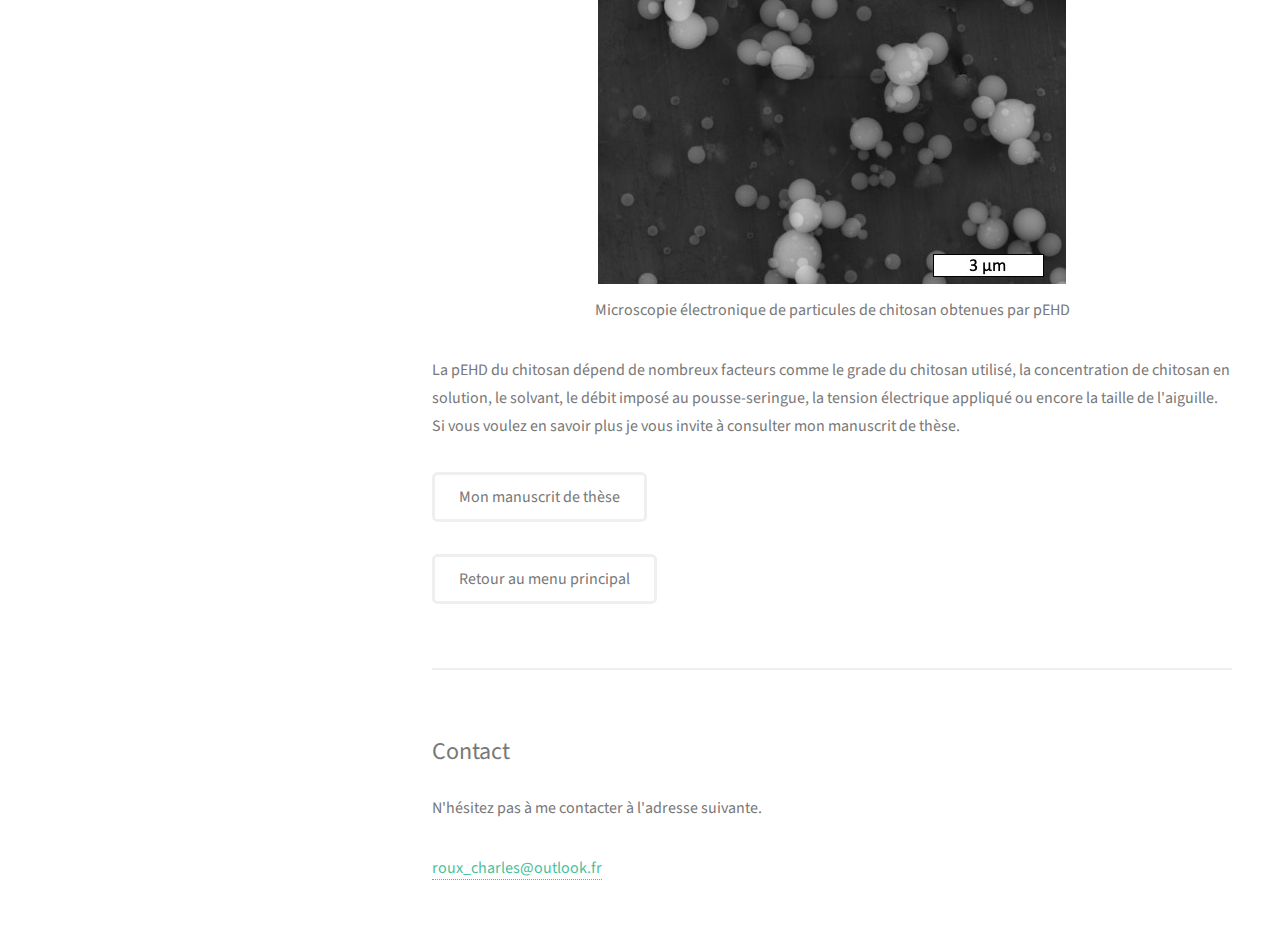
<file: pEHD.html>
<!DOCTYPE HTML>
<!--
	Strata by HTML5 UP
	html5up.net | @ajlkn
	Free for personal and commercial use under the CCA 3.0 license (html5up.net/license)
-->
<html>
	<head>
		<title>pEHD</title>
		<meta charset="utf-8" />
		<meta name="viewport" content="width=device-width, initial-scale=1, user-scalable=no" />
		<link rel="stylesheet" href="assets/css/main.css" />
	</head>
	<body class="is-preload">

		<!-- Header -->
			<header id="header">
				<div class="inner">
					<a href="#" class="image avatar"><img src="images/avatar.jpg" alt="" /></a>
					<h1>Charles Roux-Pertus, Docteur-ingénieur en sciences des matériaux.<br /> <strong>En recherche active d'emploi.
					<!--crafted by <a href="http://html5up.net">HTML5 UP</a>.</h1>-->
				</div>
			</header>

		<!-- Main -->
			<div id="main">

				<!-- One -->
					<section id="one">

						<ul class="actions">
							<li><a href="index.html" class="button">Retour au menu principal</a></li>
						</ul>

						<header class="major">
							<h2>pEHD : Pulvérisation ÉlectroHydroDynamique</h2>
						</header>
						<p>Cette méthode est aussi appelée atomisation électrostatique ou  electrospray en anglais. Elle s'appuie sur la déformation d'un liquide sous l'action d'un champ électrique et permet la production de particules polymériques aux dimensions submicrométriques. Un des dispositifs que j'ai mis en place et utilisé est schématisé dans la figure ci-dessous.</p>
						
						<div class='conteneur'>
						<figure>
    						<img src="images/pEHD/dispo_pehd.png" alt="dispositif pehd"  class='img_fig'>
    						<figcaption>Dispositif pour la pEHD.</figcaption>
						</figure>
						</div>
						
						
						<p>De manière simplifiée, un liquide contenant une solution de polymère est poussé dans une aiguille à l'aide d'un pousse-seringue. Dans ma thèse, le liquide est une solution de polymère. Le bout de l'aiguille est lui-même connecté à une source de tension. Le liquide qui sort de l'aiguille est alors éjecté vers le collecteur de charge opposée. On obtient alors une structure que l'on appelle cône-jet (voir image ci-dessous). Dans mon cas on peut constater que le cône-jet est accompagné d'une décharge couronne (lueur violette).</p>

						<div class='conteneur'>
						<figure>
    						<img src="images/pEHD/cone_jet.jpg" alt="cone-jet"  class='img_fig'>
    						<figcaption>Photo du cône-jet formé avec une solution de chitosan.</figcaption>
						</figure>
						</div>
						

						<p>
							Le jet au bout du cône est très fin. Ce jet va se rompre en fines gouttelettes qui pendant leur vol jusqu'au collecteur, sécheront et durciront pour former des particules de polymère. Ci-dessous, un exemple de particules que j'ai obtenues.
						</p>

						
						<div class='conteneur'>
						<figure>
    						<img src="images/pEHD/particules.jpg" alt="particules de chitosan"  class='img_fig'>
    						<figcaption>Microscopie électronique de particules de chitosan obtenues par pEHD</figcaption>
						</figure>
						</div>

						<p>
							La pEHD du chitosan dépend de nombreux facteurs comme le grade du chitosan utilisé, la concentration de chitosan en solution, le solvant, le débit imposé au pousse-seringue, la tension électrique appliqué ou encore la taille de l'aiguille. Si vous voulez en savoir plus je vous invite à consulter mon manuscrit de thèse.
						</p>

						<ul class="actions">
							<li><a href="http://www.theses.fr/s186942" class="button">Mon manuscrit de thèse</a></li>
						</ul>
						<ul class="actions">
							<li><a href="index.html" class="button">Retour au menu principal</a></li>
						</ul>
					</section>

				<!-- Two 
					<section id="two">
						<h2>Projets récents</h2>
						<div class="row">
							<article class="col-6 col-12-xsmall work-item">
								<a href="images/fulls/01.jpg" class="image fit thumb"><img src="images/thumbs/01.jpg" alt="" /></a>
								<h3>pEHD : Pulvérisation ÉlectroHydrodynamique</h3>
								<p>Présentation générale de la mise en forme de polymères par pEHD.</p>
							</article>
							<article class="col-6 col-12-xsmall work-item">
								<a href="images/fulls/02.jpg" class="image fit thumb"><img src="images/thumbs/02.jpg" alt="" /></a>
								<h3>Extraction du chitosan</h3>
								<p>Présentation de la méthode d'extraction du chitosan à partir de mues de cigales.</p>
							</article>
							<article class="col-6 col-12-xsmall work-item">
								<a href="images/fulls/03.jpg" class="image fit thumb"><img src="images/thumbs/03.jpg" alt="" /></a>
								<h3>Modélisation numérique par éléments finis</h3>
								<p>Présentation de mon travail de modélisation de flexion d'une barre métallique sous l'action d'une force par éléments finis.</p>
							</article>
							<!-- 
							<article class="col-6 col-12-xsmall work-item">
								<a href="images/fulls/04.jpg" class="image fit thumb"><img src="images/thumbs/04.jpg" alt="" /></a>
								<h3>Quam neque phasellus</h3>
								<p>Lorem ipsum dolor sit amet nisl sed nullam feugiat.</p>
							</article>
							<article class="col-6 col-12-xsmall work-item">
								<a href="images/fulls/05.jpg" class="image fit thumb"><img src="images/thumbs/05.jpg" alt="" /></a>
								<h3>Nunc enim commodo aliquet</h3>
								<p>Lorem ipsum dolor sit amet nisl sed nullam feugiat.</p>
							</article>
							<article class="col-6 col-12-xsmall work-item">
								<a href="images/fulls/06.jpg" class="image fit thumb"><img src="images/thumbs/06.jpg" alt="" /></a>
								<h3>Risus ornare lacinia</h3>
								<p>Lorem ipsum dolor sit amet nisl sed nullam feugiat.</p>
							</article>
							 
						</div>
						<ul class="actions">
							<li><a href="#" class="button">Tous les projets</a></li>
						</ul>
					</section>
					-->
					<!-- Three -->
					<section id="three">
						<h2>Contact</h2>
						<p>N'hésitez pas à me contacter à l'adresse suivante.</p>

						<a href="mailto:roux_charles@outlook.fr">roux_charles@outlook.fr</a>
						<!--				
						<div class="row">
							<div class="col-8 col-12-small">
								<form method="post" action="saisie.php">
									<div class="row gtr-uniform gtr-50">
										<div class="col-6 col-12-xsmall"><input type="text" name="name" id="name" placeholder="Name" /></div>
										<div class="col-6 col-12-xsmall"><input type="email" name="email" id="email" placeholder="Email" /></div>
										<div class="col-12"><textarea name="message" id="message" placeholder="Message" rows="4"></textarea></div>
									</div>
								</form>
								<ul class="actions">
									<li><input type="submit" name="valider" value="Envoyer un message" /></li>
								</ul>
							</div>

							

							<div class="col-4 col-12-small">
								<ul class="labeled-icons">
									<li>
										<h3 class="icon solid fa-home"><span class="label">Address</span></h3>
										33 bis, rue Boisnet<br />
										Angers, 49100<br />
										France
									</li>
									<li>
										<h3 class="icon solid fa-mobile-alt"><span class="label">Phone</span></h3>
										06 28 60 57 16
									</li>
									<li>
										<h3 class="icon solid fa-envelope"><span class="label">Email</span></h3>
										<a href="#">roux_charles@outlook.fr</a>
									</li>
								</ul>
							</div>
						</div>-->
					</section>

				<!-- Four -->
				<!--
					<section id="four">
						<h2>Elements</h2>

						<section>
							<h4>Text</h4>
							<p>This is <b>bold</b> and this is <strong>strong</strong>. This is <i>italic</i> and this is <em>emphasized</em>.
							This is <sup>superscript</sup> text and this is <sub>subscript</sub> text.
							This is <u>underlined</u> and this is code: <code>for (;;) { ... }</code>. Finally, <a href="#">this is a link</a>.</p>
							<hr />
							<header>
								<h4>Heading with a Subtitle</h4>
								<p>Lorem ipsum dolor sit amet nullam id egestas urna aliquam</p>
							</header>
							<p>Nunc lacinia ante nunc ac lobortis. Interdum adipiscing gravida odio porttitor sem non mi integer non faucibus ornare mi ut ante amet placerat aliquet. Volutpat eu sed ante lacinia sapien lorem accumsan varius montes viverra nibh in adipiscing blandit tempus accumsan.</p>
							<header>
								<h5>Heading with a Subtitle</h5>
								<p>Lorem ipsum dolor sit amet nullam id egestas urna aliquam</p>
							</header>
							<p>Nunc lacinia ante nunc ac lobortis. Interdum adipiscing gravida odio porttitor sem non mi integer non faucibus ornare mi ut ante amet placerat aliquet. Volutpat eu sed ante lacinia sapien lorem accumsan varius montes viverra nibh in adipiscing blandit tempus accumsan.</p>
							<hr />
							<h2>Heading Level 2</h2>
							<h3>Heading Level 3</h3>
							<h4>Heading Level 4</h4>
							<h5>Heading Level 5</h5>
							<h6>Heading Level 6</h6>
							<hr />
							<h5>Blockquote</h5>
							<blockquote>Fringilla nisl. Donec accumsan interdum nisi, quis tincidunt felis sagittis eget tempus euismod. Vestibulum ante ipsum primis in faucibus vestibulum. Blandit adipiscing eu felis iaculis volutpat ac adipiscing accumsan faucibus. Vestibulum ante ipsum primis in faucibus lorem ipsum dolor sit amet nullam adipiscing eu felis.</blockquote>
							<h5>Preformatted</h5>
							<pre><code>i = 0;

while (!deck.isInOrder()) {
print 'Iteration ' + i;
deck.shuffle();
i++;
}

print 'It took ' + i + ' iterations to sort the deck.';</code></pre>
						</section>

						<section>
							<h4>Lists</h4>
							<div class="row">
								<div class="col-6 col-12-xsmall">
									<h5>Unordered</h5>
									<ul>
										<li>Dolor pulvinar etiam magna etiam.</li>
										<li>Sagittis adipiscing lorem eleifend.</li>
										<li>Felis enim feugiat dolore viverra.</li>
									</ul>
									<h5>Alternate</h5>
									<ul class="alt">
										<li>Dolor pulvinar etiam magna etiam.</li>
										<li>Sagittis adipiscing lorem eleifend.</li>
										<li>Felis enim feugiat dolore viverra.</li>
									</ul>
								</div>
								<div class="col-6 col-12-xsmall">
									<h5>Ordered</h5>
									<ol>
										<li>Dolor pulvinar etiam magna etiam.</li>
										<li>Etiam vel felis at lorem sed viverra.</li>
										<li>Felis enim feugiat dolore viverra.</li>
										<li>Dolor pulvinar etiam magna etiam.</li>
										<li>Etiam vel felis at lorem sed viverra.</li>
										<li>Felis enim feugiat dolore viverra.</li>
									</ol>
									<h5>Icons</h5>
									<ul class="icons">
										<li><a href="#" class="icon brands fa-twitter"><span class="label">Twitter</span></a></li>
										<li><a href="#" class="icon brands fa-facebook-f"><span class="label">Facebook</span></a></li>
										<li><a href="#" class="icon brands fa-instagram"><span class="label">Instagram</span></a></li>
										<li><a href="#" class="icon brands fa-github"><span class="label">Github</span></a></li>
										<li><a href="#" class="icon brands fa-dribbble"><span class="label">Dribbble</span></a></li>
										<li><a href="#" class="icon brands fa-tumblr"><span class="label">Tumblr</span></a></li>
									</ul>
								</div>
							</div>
							<h5>Actions</h5>
							<ul class="actions">
								<li><a href="#" class="button primary">Default</a></li>
								<li><a href="#" class="button">Default</a></li>
							</ul>
							<ul class="actions small">
								<li><a href="#" class="button primary small">Small</a></li>
								<li><a href="#" class="button small">Small</a></li>
							</ul>
							<div class="row">
								<div class="col-6 col-12-small">
									<ul class="actions stacked">
										<li><a href="#" class="button primary">Default</a></li>
										<li><a href="#" class="button">Default</a></li>
									</ul>
								</div>
								<div class="col-6 col-12-small">
									<ul class="actions stacked">
										<li><a href="#" class="button primary small">Small</a></li>
										<li><a href="#" class="button small">Small</a></li>
									</ul>
								</div>
								<div class="col-6 col-12-small">
									<ul class="actions stacked">
										<li><a href="#" class="button primary fit">Default</a></li>
										<li><a href="#" class="button fit">Default</a></li>
									</ul>
								</div>
								<div class="col-6 col-12-small">
									<ul class="actions stacked">
										<li><a href="#" class="button primary small fit">Small</a></li>
										<li><a href="#" class="button small fit">Small</a></li>
									</ul>
								</div>
							</div>
						</section>

						<section>
							<h4>Table</h4>
							<h5>Default</h5>
							<div class="table-wrapper">
								<table>
									<thead>
										<tr>
											<th>Name</th>
											<th>Description</th>
											<th>Price</th>
										</tr>
									</thead>
									<tbody>
										<tr>
											<td>Item One</td>
											<td>Ante turpis integer aliquet porttitor.</td>
											<td>29.99</td>
										</tr>
										<tr>
											<td>Item Two</td>
											<td>Vis ac commodo adipiscing arcu aliquet.</td>
											<td>19.99</td>
										</tr>
										<tr>
											<td>Item Three</td>
											<td> Morbi faucibus arcu accumsan lorem.</td>
											<td>29.99</td>
										</tr>
										<tr>
											<td>Item Four</td>
											<td>Vitae integer tempus condimentum.</td>
											<td>19.99</td>
										</tr>
										<tr>
											<td>Item Five</td>
											<td>Ante turpis integer aliquet porttitor.</td>
											<td>29.99</td>
										</tr>
									</tbody>
									<tfoot>
										<tr>
											<td colspan="2"></td>
											<td>100.00</td>
										</tr>
									</tfoot>
								</table>
							</div>

							<h5>Alternate</h5>
							<div class="table-wrapper">
								<table class="alt">
									<thead>
										<tr>
											<th>Name</th>
											<th>Description</th>
											<th>Price</th>
										</tr>
									</thead>
									<tbody>
										<tr>
											<td>Item One</td>
											<td>Ante turpis integer aliquet porttitor.</td>
											<td>29.99</td>
										</tr>
										<tr>
											<td>Item Two</td>
											<td>Vis ac commodo adipiscing arcu aliquet.</td>
											<td>19.99</td>
										</tr>
										<tr>
											<td>Item Three</td>
											<td> Morbi faucibus arcu accumsan lorem.</td>
											<td>29.99</td>
										</tr>
										<tr>
											<td>Item Four</td>
											<td>Vitae integer tempus condimentum.</td>
											<td>19.99</td>
										</tr>
										<tr>
											<td>Item Five</td>
											<td>Ante turpis integer aliquet porttitor.</td>
											<td>29.99</td>
										</tr>
									</tbody>
									<tfoot>
										<tr>
											<td colspan="2"></td>
											<td>100.00</td>
										</tr>
									</tfoot>
								</table>
							</div>
						</section>

						<section>
							<h4>Buttons</h4>
							<ul class="actions">
								<li><a href="#" class="button primary">Primary</a></li>
								<li><a href="#" class="button">Default</a></li>
							</ul>
							<ul class="actions">
								<li><a href="#" class="button large">Large</a></li>
								<li><a href="#" class="button">Default</a></li>
								<li><a href="#" class="button small">Small</a></li>
							</ul>
							<ul class="actions fit">
								<li><a href="#" class="button primary fit">Fit</a></li>
								<li><a href="#" class="button fit">Fit</a></li>
							</ul>
							<ul class="actions fit small">
								<li><a href="#" class="button primary fit small">Fit + Small</a></li>
								<li><a href="#" class="button fit small">Fit + Small</a></li>
							</ul>
							<ul class="actions">
								<li><a href="#" class="button primary icon solid fa-download">Icon</a></li>
								<li><a href="#" class="button icon solid fa-download">Icon</a></li>
							</ul>
							<ul class="actions">
								<li><span class="button primary disabled">Primary</span></li>
								<li><span class="button disabled">Default</span></li>
							</ul>
						</section>
						
						<section>
							<h4>Form</h4>
							<form method="post" action="#">
								<div class="row gtr-uniform gtr-50">
									<div class="col-6 col-12-xsmall">
										<input type="text" name="demo-name" id="demo-name" value="" placeholder="Name" />
									</div>
									<div class="col-6 col-12-xsmall">
										<input type="email" name="demo-email" id="demo-email" value="" placeholder="Email" />
									</div>
									<div class="col-12">
										<select name="demo-category" id="demo-category">
											<option value="">- Category -</option>
											<option value="1">Manufacturing</option>
											<option value="1">Shipping</option>
											<option value="1">Administration</option>
											<option value="1">Human Resources</option>
										</select>
									</div>
									<div class="col-4 col-12-small">
										<input type="radio" id="demo-priority-low" name="demo-priority" checked>
										<label for="demo-priority-low">Low Priority</label>
									</div>
									<div class="col-4 col-12-small">
										<input type="radio" id="demo-priority-normal" name="demo-priority">
										<label for="demo-priority-normal">Normal Priority</label>
									</div>
									<div class="col-4 col-12-small">
										<input type="radio" id="demo-priority-high" name="demo-priority">
										<label for="demo-priority-high">High Priority</label>
									</div>
									<div class="col-6 col-12-small">
										<input type="checkbox" id="demo-copy" name="demo-copy">
										<label for="demo-copy">Email me a copy of this message</label>
									</div>
									<div class="col-6 col-12-small">
										<input type="checkbox" id="demo-human" name="demo-human" checked>
										<label for="demo-human">I am a human and not a robot</label>
									</div>
									<div class="col-12">
										<textarea name="demo-message" id="demo-message" placeholder="Enter your message" rows="6"></textarea>
									</div>
									<div class="col-12">
										<ul class="actions">
											<li><input type="submit" value="Send Message" class="primary" /></li>
											<li><input type="reset" value="Reset" /></li>
										</ul>
									</div>
								</div>
							</form>
						</section>

						<section>
							<h4>Image</h4>
							<h5>Fit</h5>
							<div class="box alt">
								<div class="row gtr-50 gtr-uniform">
									<div class="col-12"><span class="image fit"><img src="images/fulls/05.jpg" alt="" /></span></div>
									<div class="col-4"><span class="image fit"><img src="images/thumbs/01.jpg" alt="" /></span></div>
									<div class="col-4"><span class="image fit"><img src="images/thumbs/02.jpg" alt="" /></span></div>
									<div class="col-4"><span class="image fit"><img src="images/thumbs/03.jpg" alt="" /></span></div>
									<div class="col-4"><span class="image fit"><img src="images/thumbs/04.jpg" alt="" /></span></div>
									<div class="col-4"><span class="image fit"><img src="images/thumbs/05.jpg" alt="" /></span></div>
									<div class="col-4"><span class="image fit"><img src="images/thumbs/06.jpg" alt="" /></span></div>
									<div class="col-4"><span class="image fit"><img src="images/thumbs/03.jpg" alt="" /></span></div>
									<div class="col-4"><span class="image fit"><img src="images/thumbs/02.jpg" alt="" /></span></div>
									<div class="col-4"><span class="image fit"><img src="images/thumbs/01.jpg" alt="" /></span></div>
								</div>
							</div>
							<h5>Left &amp; Right</h5>
							<p><span class="image left"><img src="images/avatar.jpg" alt="" /></span>Fringilla nisl. Donec accumsan interdum nisi, quis tincidunt felis sagittis eget. tempus euismod. Vestibulum ante ipsum primis in faucibus vestibulum. Blandit adipiscing eu felis iaculis volutpat ac adipiscing accumsan eu faucibus. Integer ac pellentesque praesent tincidunt felis sagittis eget. tempus euismod. Vestibulum ante ipsum primis in faucibus vestibulum. Blandit adipiscing eu felis iaculis volutpat ac adipiscing accumsan eu faucibus. Integer ac pellentesque praesent. Donec accumsan interdum nisi, quis tincidunt felis sagittis eget. tempus euismod. Vestibulum ante ipsum primis in faucibus vestibulum. Blandit adipiscing eu felis iaculis volutpat ac adipiscing accumsan eu faucibus. Integer ac pellentesque praesent tincidunt felis sagittis eget. tempus euismod. Vestibulum ante ipsum primis in faucibus vestibulum. Blandit adipiscing eu felis iaculis volutpat ac adipiscing accumsan eu faucibus. Integer ac pellentesque praesent.</p>
							<p><span class="image right"><img src="images/avatar.jpg" alt="" /></span>Fringilla nisl. Donec accumsan interdum nisi, quis tincidunt felis sagittis eget. tempus euismod. Vestibulum ante ipsum primis in faucibus vestibulum. Blandit adipiscing eu felis iaculis volutpat ac adipiscing accumsan eu faucibus. Integer ac pellentesque praesent tincidunt felis sagittis eget. tempus euismod. Vestibulum ante ipsum primis in faucibus vestibulum. Blandit adipiscing eu felis iaculis volutpat ac adipiscing accumsan eu faucibus. Integer ac pellentesque praesent. Donec accumsan interdum nisi, quis tincidunt felis sagittis eget. tempus euismod. Vestibulum ante ipsum primis in faucibus vestibulum. Blandit adipiscing eu felis iaculis volutpat ac adipiscing accumsan eu faucibus. Integer ac pellentesque praesent tincidunt felis sagittis eget. tempus euismod. Vestibulum ante ipsum primis in faucibus vestibulum. Blandit adipiscing eu felis iaculis volutpat ac adipiscing accumsan eu faucibus. Integer ac pellentesque praesent.</p>
						</section>

					</section>
				-->

			</div>

		<!-- Footer -->
			<footer id="footer">
				<div class="inner">
					<ul class="icons">
						<li><a href="https://www.linkedin.com/in/charles-roux-pertus-20605087/" class="icon brands fa-linkedin"><span class="label">Linkedin</span></a></li>
						<li><a href="https://github.com/charlesrx" class="icon brands fa-github"><span class="label">Github</span></a></li>
						<!--<li><a href="#" class="icon brands fa-dribbble"><span class="label">Dribbble</span></a></li>-->
						<li><a href="mailto:roux_charles@outlook.fr" class="icon solid fa-envelope"><span class="label">Email</span></a></li>
					</ul>
					<ul class="copyright">
						<li>&copy; Untitled</li><li>Design: <a href="http://html5up.net">HTML5 UP</a></li>
					</ul>
				</div>
			</footer>

		<!-- Scripts -->
			<script src="assets/js/jquery.min.js"></script>
			<script src="assets/js/jquery.poptrox.min.js"></script>
			<script src="assets/js/browser.min.js"></script>
			<script src="assets/js/breakpoints.min.js"></script>
			<script src="assets/js/util.js"></script>
			<script src="assets/js/main.js"></script>

	</body>
</html>
</file>
<file: assets/css/main.css>
@import url("fontawesome-all.min.css");
@import url("https://fonts.googleapis.com/css?family=Source+Sans+Pro:400,400italic");

/*
	Strata by HTML5 UP
	html5up.net | @ajlkn
	Free for personal and commercial use under the CCA 3.0 license (html5up.net/license)
*/


/*
-----------------------------------------------------------------
Mes modifs
*/

.conteneur
{
	display: flex;
	justify-content: center;
	text-align: center;
	margin-top: 2em;
	margin-bottom: 2em;
	width: 100%;
}

.conteneur2
{
	display: flex;
	align-items: center;
	margin-top: 3%;
	margin-bottom: 3%;

}

.logo2
{
	vertical-align: middle;
}

.txt2
{
	margin-left: 2em;
}


.img_fig
{
	max-width: 100%;
}


dl
{
	width: 100%;
	text-align: justify;
}

dl dt
{
	font-size: 1em;
	color: #787878;
	margin-top: 3%;

}

dl dd
{
	font-size: 0.9em;
}

.lieu
{
	color: #00C4E6;
}

.objet
{
	font-size: 1.1em;
	color: #787878;
}

.cvpart
{
	/*display: flex;
	flex-direction: row;*/
	align-items: center;
	margin-top: 3%;
	margin-bottom: 3%;
}

.cvimg
{
	/*display: block;*/
	margin-right: 2%;
	margin-left: 2%;
	float: left;
    /*object-fit: contain;*/
    max-height: 6em;
    vertical-align: center;
    width: 4em;
}

.logocv
{
	width: 8%;
	margin-right: 2%;
}

.logocv2
{
	display: inline-block;
	height: 1em;
	vertical-align: text-bottom;
}

.cvlist
{
	text-align: justify;
	width: 100%;
	list-style-type: none;
	list-style: none;
}

.cventry
{
	width: 92%;
	text-align: justify;
}

.scarab
{
	font-style: italic;
}

/*
-----------------------------------------------------------------
*/

html, body, div, span, applet, object,
iframe, h1, h2, h3, h4, h5, h6, p, blockquote,
pre, a, abbr, acronym, address, big, cite,
code, del, dfn, em, img, ins, kbd, q, s, samp,
small, strike, strong, sub, sup, tt, var, b,
u, i, center, dl, dt, dd, ol, ul, li, fieldset,
form, label, legend, table, caption, tbody,
tfoot, thead, tr, th, td, article, aside,
canvas, details, embed, figure, figcaption,
footer, header, hgroup, menu, nav, output, ruby,
section, summary, time, mark, audio, video {
	margin: 0;
	padding: 0;
	border: 0;
	font-size: 100%;
	font: inherit;
	vertical-align: baseline;}

article, aside, details, figcaption, figure,
footer, header, hgroup, menu, nav, section {
	display: block;}

body {
	line-height: 1;
}

ol, ul {
	list-style: none;
}

blockquote, q {
	quotes: none;
}

	blockquote:before, blockquote:after, q:before, q:after {
		content: '';
		content: none;
	}

table {
	border-collapse: collapse;
	border-spacing: 0;
}

body {
	-webkit-text-size-adjust: none;
}

mark {
	background-color: transparent;
	color: inherit;
}

input::-moz-focus-inner {
	border: 0;
	padding: 0;
}

input, select, textarea {
	-moz-appearance: none;
	-webkit-appearance: none;
	-ms-appearance: none;
	appearance: none;
}

/* Basic */

	html {
		box-sizing: border-box;
	}

	*, *:before, *:after {
		box-sizing: inherit;
	}

	body {
		background: #fff;
	}

		body.is-preload *, body.is-preload *:before, body.is-preload *:after {
			-moz-animation: none !important;
			-webkit-animation: none !important;
			-ms-animation: none !important;
			animation: none !important;
			-moz-transition: none !important;
			-webkit-transition: none !important;
			-ms-transition: none !important;
			transition: none !important;
		}

	body, input, select, textarea {
		color: #a2a2a2;
		font-family: "Source Sans Pro", Helvetica, sans-serif;
		font-size: 16pt;
		font-weight: 400;
		line-height: 1.75em;
	}

	a {
		-moz-transition: color 0.2s ease-in-out, border-color 0.2s ease-in-out;
		-webkit-transition: color 0.2s ease-in-out, border-color 0.2s ease-in-out;
		-ms-transition: color 0.2s ease-in-out, border-color 0.2s ease-in-out;
		transition: color 0.2s ease-in-out, border-color 0.2s ease-in-out;
		border-bottom: dotted 1px;
		color: #49bf9d;
		text-decoration: none;
	}

		a:hover {
			border-bottom-color: transparent;
			color: #49bf9d !important;
			text-decoration: none;
		}

	strong, b {
		color: #787878;
		font-weight: 400;
	}

	em, i {
		font-style: italic;
	}

	p {
		margin: 0 0 2em 0;
	}

	h1, h2, h3, h4, h5, h6 {
		color: #787878;
		font-weight: 400;
		line-height: 1em;
		margin: 0 0 1em 0;
	}

		h1 a, h2 a, h3 a, h4 a, h5 a, h6 a {
			color: inherit;
			text-decoration: none;
		}

	h1 {
		font-size: 2em;
		line-height: 1.5em;
	}

	h2 {
		font-size: 1.5em;
		line-height: 1.5em;
	}

	h3 {
		font-size: 1.25em;
		line-height: 1.5em;
	}

	h4 {
		font-size: 1.1em;
		line-height: 1.5em;
	}

	h5 {
		font-size: 0.9em;
		line-height: 1.5em;
	}

	h6 {
		font-size: 0.7em;
		line-height: 1.5em;
	}

	sub {
		font-size: 0.8em;
		position: relative;
		top: 0.5em;
	}

	sup {
		font-size: 0.8em;
		position: relative;
		top: -0.5em;
	}

	hr {
		border: 0;
		border-bottom: solid 2px #efefef;
		margin: 2em 0;
	}

		hr.major {
			margin: 3em 0;
		}

	blockquote {
		border-left: solid 6px #efefef;
		font-style: italic;
		margin: 0 0 2em 0;
		padding: 0.5em 0 0.5em 1.5em;
	}

	code {
		background: #f7f7f7;
		border-radius: 0.35em;
		border: solid 2px #efefef;
		font-family: "Courier New", monospace;
		font-size: 0.9em;
		margin: 0 0.25em;
		padding: 0.25em 0.65em;
	}

	pre {
		-webkit-overflow-scrolling: touch;
		font-family: "Courier New", monospace;
		font-size: 0.9em;
		margin: 0 0 2em 0;
	}

		pre code {
			display: block;
			line-height: 1.75em;
			padding: 1em 1.5em;
			overflow-x: auto;
		}

	.align-left {
		text-align: left;
	}

	.align-center {
		text-align: center;
	}

	.align-right {
		text-align: right;
	}

/* Container */

	.container {
		margin: 0 auto;
		max-width: calc(100% - 4em);
		width: 100%;
	}

		.container.xsmall {
			width: 25%;
		}

		.container.small {
			width: 50%;
		}

		.container.medium {
			width: 75%;
		}

		.container.large {
			width: 125%;
		}

		.container.xlarge {
			width: 150%;
		}

		.container.max {
			width: 100%;
		}

		@media screen and (max-width: 980px) {

			.container {
				width: 100% !important;
				max-width: 100% !important;
			}

		}

		@media screen and (max-width: 480px) {

			.container {
				max-width: calc(100% - 3em);
			}

		}

/* Row */

	.row {
		display: flex;
		flex-wrap: wrap;
		box-sizing: border-box;
		align-items: stretch;
	}

		.row > * {
			box-sizing: border-box;
		}

		.row.gtr-uniform > * > :last-child {
			margin-bottom: 0;
		}

		.row.aln-left {
			justify-content: flex-start;
		}

		.row.aln-center {
			justify-content: center;
		}

		.row.aln-right {
			justify-content: flex-end;
		}

		.row.aln-top {
			align-items: flex-start;
		}

		.row.aln-middle {
			align-items: center;
		}

		.row.aln-bottom {
			align-items: flex-end;
		}

		.row > .imp {
			order: -1;
		}

		.row > .col-1 {
			width: 8.33333%;
		}

		.row > .off-1 {
			margin-left: 8.33333%;
		}

		.row > .col-2 {
			width: 16.66667%;
		}

		.row > .off-2 {
			margin-left: 16.66667%;
		}

		.row > .col-3 {
			width: 25%;
		}

		.row > .off-3 {
			margin-left: 25%;
		}

		.row > .col-4 {
			width: 33.33333%;
		}

		.row > .off-4 {
			margin-left: 33.33333%;
		}

		.row > .col-5 {
			width: 41.66667%;
		}

		.row > .off-5 {
			margin-left: 41.66667%;
		}

		.row > .col-6 {
			width: 50%;
		}

		.row > .off-6 {
			margin-left: 50%;
		}

		.row > .col-7 {
			width: 58.33333%;
		}

		.row > .off-7 {
			margin-left: 58.33333%;
		}

		.row > .col-8 {
			width: 66.66667%;
		}

		.row > .off-8 {
			margin-left: 66.66667%;
		}

		.row > .col-9 {
			width: 75%;
		}

		.row > .off-9 {
			margin-left: 75%;
		}

		.row > .col-10 {
			width: 83.33333%;
		}

		.row > .off-10 {
			margin-left: 83.33333%;
		}

		.row > .col-11 {
			width: 91.66667%;
		}

		.row > .off-11 {
			margin-left: 91.66667%;
		}

		.row > .col-12 {
			width: 100%;
		}

		.row > .off-12 {
			margin-left: 100%;
		}

		.row.gtr-0 {
			margin-top: 0;
			margin-left: 0em;
		}

			.row.gtr-0 > * {
				padding: 0 0 0 0em;
			}

			.row.gtr-0.gtr-uniform {
				margin-top: 0em;
			}

				.row.gtr-0.gtr-uniform > * {
					padding-top: 0em;
				}

		.row.gtr-25 {
			margin-top: 0;
			margin-left: -0.625em;
		}

			.row.gtr-25 > * {
				padding: 0 0 0 0.625em;
			}

			.row.gtr-25.gtr-uniform {
				margin-top: -0.625em;
			}

				.row.gtr-25.gtr-uniform > * {
					padding-top: 0.625em;
				}

		.row.gtr-50 {
			margin-top: 0;
			margin-left: -1.25em;
		}

			.row.gtr-50 > * {
				padding: 0 0 0 1.25em;
			}

			.row.gtr-50.gtr-uniform {
				margin-top: -1.25em;
			}

				.row.gtr-50.gtr-uniform > * {
					padding-top: 1.25em;
				}

		.row {
			margin-top: 0;
			margin-left: -2.5em;
		}

			.row > * {
				padding: 0 0 0 2.5em;
			}

			.row.gtr-uniform {
				margin-top: -2.5em;
			}

				.row.gtr-uniform > * {
					padding-top: 2.5em;
				}

		.row.gtr-150 {
			margin-top: 0;
			margin-left: -3.75em;
		}

			.row.gtr-150 > * {
				padding: 0 0 0 3.75em;
			}

			.row.gtr-150.gtr-uniform {
				margin-top: -3.75em;
			}

				.row.gtr-150.gtr-uniform > * {
					padding-top: 3.75em;
				}

		.row.gtr-200 {
			margin-top: 0;
			margin-left: -5em;
		}

			.row.gtr-200 > * {
				padding: 0 0 0 5em;
			}

			.row.gtr-200.gtr-uniform {
				margin-top: -5em;
			}

				.row.gtr-200.gtr-uniform > * {
					padding-top: 5em;
				}

		@media screen and (max-width: 1800px) {

			.row {
				display: flex;
				flex-wrap: wrap;
				box-sizing: border-box;
				align-items: stretch;
			}

				.row > * {
					box-sizing: border-box;
				}

				.row.gtr-uniform > * > :last-child {
					margin-bottom: 0;
				}

				.row.aln-left {
					justify-content: flex-start;
				}

				.row.aln-center {
					justify-content: center;
				}

				.row.aln-right {
					justify-content: flex-end;
				}

				.row.aln-top {
					align-items: flex-start;
				}

				.row.aln-middle {
					align-items: center;
				}

				.row.aln-bottom {
					align-items: flex-end;
				}

				.row > .imp-xlarge {
					order: -1;
				}

				.row > .col-1-xlarge {
					width: 8.33333%;
				}

				.row > .off-1-xlarge {
					margin-left: 8.33333%;
				}

				.row > .col-2-xlarge {
					width: 16.66667%;
				}

				.row > .off-2-xlarge {
					margin-left: 16.66667%;
				}

				.row > .col-3-xlarge {
					width: 25%;
				}

				.row > .off-3-xlarge {
					margin-left: 25%;
				}

				.row > .col-4-xlarge {
					width: 33.33333%;
				}

				.row > .off-4-xlarge {
					margin-left: 33.33333%;
				}

				.row > .col-5-xlarge {
					width: 41.66667%;
				}

				.row > .off-5-xlarge {
					margin-left: 41.66667%;
				}

				.row > .col-6-xlarge {
					width: 50%;
				}

				.row > .off-6-xlarge {
					margin-left: 50%;
				}

				.row > .col-7-xlarge {
					width: 58.33333%;
				}

				.row > .off-7-xlarge {
					margin-left: 58.33333%;
				}

				.row > .col-8-xlarge {
					width: 66.66667%;
				}

				.row > .off-8-xlarge {
					margin-left: 66.66667%;
				}

				.row > .col-9-xlarge {
					width: 75%;
				}

				.row > .off-9-xlarge {
					margin-left: 75%;
				}

				.row > .col-10-xlarge {
					width: 83.33333%;
				}

				.row > .off-10-xlarge {
					margin-left: 83.33333%;
				}

				.row > .col-11-xlarge {
					width: 91.66667%;
				}

				.row > .off-11-xlarge {
					margin-left: 91.66667%;
				}

				.row > .col-12-xlarge {
					width: 100%;
				}

				.row > .off-12-xlarge {
					margin-left: 100%;
				}

				.row.gtr-0 {
					margin-top: 0;
					margin-left: 0em;
				}

					.row.gtr-0 > * {
						padding: 0 0 0 0em;
					}

					.row.gtr-0.gtr-uniform {
						margin-top: 0em;
					}

						.row.gtr-0.gtr-uniform > * {
							padding-top: 0em;
						}

				.row.gtr-25 {
					margin-top: 0;
					margin-left: -0.625em;
				}

					.row.gtr-25 > * {
						padding: 0 0 0 0.625em;
					}

					.row.gtr-25.gtr-uniform {
						margin-top: -0.625em;
					}

						.row.gtr-25.gtr-uniform > * {
							padding-top: 0.625em;
						}

				.row.gtr-50 {
					margin-top: 0;
					margin-left: -1.25em;
				}

					.row.gtr-50 > * {
						padding: 0 0 0 1.25em;
					}

					.row.gtr-50.gtr-uniform {
						margin-top: -1.25em;
					}

						.row.gtr-50.gtr-uniform > * {
							padding-top: 1.25em;
						}

				.row {
					margin-top: 0;
					margin-left: -2.5em;
				}

					.row > * {
						padding: 0 0 0 2.5em;
					}

					.row.gtr-uniform {
						margin-top: -2.5em;
					}

						.row.gtr-uniform > * {
							padding-top: 2.5em;
						}

				.row.gtr-150 {
					margin-top: 0;
					margin-left: -3.75em;
				}

					.row.gtr-150 > * {
						padding: 0 0 0 3.75em;
					}

					.row.gtr-150.gtr-uniform {
						margin-top: -3.75em;
					}

						.row.gtr-150.gtr-uniform > * {
							padding-top: 3.75em;
						}

				.row.gtr-200 {
					margin-top: 0;
					margin-left: -5em;
				}

					.row.gtr-200 > * {
						padding: 0 0 0 5em;
					}

					.row.gtr-200.gtr-uniform {
						margin-top: -5em;
					}

						.row.gtr-200.gtr-uniform > * {
							padding-top: 5em;
						}

		}

		@media screen and (max-width: 1280px) {

			.row {
				display: flex;
				flex-wrap: wrap;
				box-sizing: border-box;
				align-items: stretch;
			}

				.row > * {
					box-sizing: border-box;
				}

				.row.gtr-uniform > * > :last-child {
					margin-bottom: 0;
				}

				.row.aln-left {
					justify-content: flex-start;
				}

				.row.aln-center {
					justify-content: center;
				}

				.row.aln-right {
					justify-content: flex-end;
				}

				.row.aln-top {
					align-items: flex-start;
				}

				.row.aln-middle {
					align-items: center;
				}

				.row.aln-bottom {
					align-items: flex-end;
				}

				.row > .imp-large {
					order: -1;
				}

				.row > .col-1-large {
					width: 8.33333%;
				}

				.row > .off-1-large {
					margin-left: 8.33333%;
				}

				.row > .col-2-large {
					width: 16.66667%;
				}

				.row > .off-2-large {
					margin-left: 16.66667%;
				}

				.row > .col-3-large {
					width: 25%;
				}

				.row > .off-3-large {
					margin-left: 25%;
				}

				.row > .col-4-large {
					width: 33.33333%;
				}

				.row > .off-4-large {
					margin-left: 33.33333%;
				}

				.row > .col-5-large {
					width: 41.66667%;
				}

				.row > .off-5-large {
					margin-left: 41.66667%;
				}

				.row > .col-6-large {
					width: 50%;
				}

				.row > .off-6-large {
					margin-left: 50%;
				}

				.row > .col-7-large {
					width: 58.33333%;
				}

				.row > .off-7-large {
					margin-left: 58.33333%;
				}

				.row > .col-8-large {
					width: 66.66667%;
				}

				.row > .off-8-large {
					margin-left: 66.66667%;
				}

				.row > .col-9-large {
					width: 75%;
				}

				.row > .off-9-large {
					margin-left: 75%;
				}

				.row > .col-10-large {
					width: 83.33333%;
				}

				.row > .off-10-large {
					margin-left: 83.33333%;
				}

				.row > .col-11-large {
					width: 91.66667%;
				}

				.row > .off-11-large {
					margin-left: 91.66667%;
				}

				.row > .col-12-large {
					width: 100%;
				}

				.row > .off-12-large {
					margin-left: 100%;
				}

				.row.gtr-0 {
					margin-top: 0;
					margin-left: 0em;
				}

					.row.gtr-0 > * {
						padding: 0 0 0 0em;
					}

					.row.gtr-0.gtr-uniform {
						margin-top: 0em;
					}

						.row.gtr-0.gtr-uniform > * {
							padding-top: 0em;
						}

				.row.gtr-25 {
					margin-top: 0;
					margin-left: -0.5em;
				}

					.row.gtr-25 > * {
						padding: 0 0 0 0.5em;
					}

					.row.gtr-25.gtr-uniform {
						margin-top: -0.5em;
					}

						.row.gtr-25.gtr-uniform > * {
							padding-top: 0.5em;
						}

				.row.gtr-50 {
					margin-top: 0;
					margin-left: -1em;
				}

					.row.gtr-50 > * {
						padding: 0 0 0 1em;
					}

					.row.gtr-50.gtr-uniform {
						margin-top: -1em;
					}

						.row.gtr-50.gtr-uniform > * {
							padding-top: 1em;
						}

				.row {
					margin-top: 0;
					margin-left: -2em;
				}

					.row > * {
						padding: 0 0 0 2em;
					}

					.row.gtr-uniform {
						margin-top: -2em;
					}

						.row.gtr-uniform > * {
							padding-top: 2em;
						}

				.row.gtr-150 {
					margin-top: 0;
					margin-left: -3em;
				}

					.row.gtr-150 > * {
						padding: 0 0 0 3em;
					}

					.row.gtr-150.gtr-uniform {
						margin-top: -3em;
					}

						.row.gtr-150.gtr-uniform > * {
							padding-top: 3em;
						}

				.row.gtr-200 {
					margin-top: 0;
					margin-left: -4em;
				}

					.row.gtr-200 > * {
						padding: 0 0 0 4em;
					}

					.row.gtr-200.gtr-uniform {
						margin-top: -4em;
					}

						.row.gtr-200.gtr-uniform > * {
							padding-top: 4em;
						}

		}

		@media screen and (max-width: 980px) {

			.row {
				display: flex;
				flex-wrap: wrap;
				box-sizing: border-box;
				align-items: stretch;
			}

				.row > * {
					box-sizing: border-box;
				}

				.row.gtr-uniform > * > :last-child {
					margin-bottom: 0;
				}

				.row.aln-left {
					justify-content: flex-start;
				}

				.row.aln-center {
					justify-content: center;
				}

				.row.aln-right {
					justify-content: flex-end;
				}

				.row.aln-top {
					align-items: flex-start;
				}

				.row.aln-middle {
					align-items: center;
				}

				.row.aln-bottom {
					align-items: flex-end;
				}

				.row > .imp-medium {
					order: -1;
				}

				.row > .col-1-medium {
					width: 8.33333%;
				}

				.row > .off-1-medium {
					margin-left: 8.33333%;
				}

				.row > .col-2-medium {
					width: 16.66667%;
				}

				.row > .off-2-medium {
					margin-left: 16.66667%;
				}

				.row > .col-3-medium {
					width: 25%;
				}

				.row > .off-3-medium {
					margin-left: 25%;
				}

				.row > .col-4-medium {
					width: 33.33333%;
				}

				.row > .off-4-medium {
					margin-left: 33.33333%;
				}

				.row > .col-5-medium {
					width: 41.66667%;
				}

				.row > .off-5-medium {
					margin-left: 41.66667%;
				}

				.row > .col-6-medium {
					width: 50%;
				}

				.row > .off-6-medium {
					margin-left: 50%;
				}

				.row > .col-7-medium {
					width: 58.33333%;
				}

				.row > .off-7-medium {
					margin-left: 58.33333%;
				}

				.row > .col-8-medium {
					width: 66.66667%;
				}

				.row > .off-8-medium {
					margin-left: 66.66667%;
				}

				.row > .col-9-medium {
					width: 75%;
				}

				.row > .off-9-medium {
					margin-left: 75%;
				}

				.row > .col-10-medium {
					width: 83.33333%;
				}

				.row > .off-10-medium {
					margin-left: 83.33333%;
				}

				.row > .col-11-medium {
					width: 91.66667%;
				}

				.row > .off-11-medium {
					margin-left: 91.66667%;
				}

				.row > .col-12-medium {
					width: 100%;
				}

				.row > .off-12-medium {
					margin-left: 100%;
				}

				.row.gtr-0 {
					margin-top: 0;
					margin-left: 0em;
				}

					.row.gtr-0 > * {
						padding: 0 0 0 0em;
					}

					.row.gtr-0.gtr-uniform {
						margin-top: 0em;
					}

						.row.gtr-0.gtr-uniform > * {
							padding-top: 0em;
						}

				.row.gtr-25 {
					margin-top: 0;
					margin-left: -0.5em;
				}

					.row.gtr-25 > * {
						padding: 0 0 0 0.5em;
					}

					.row.gtr-25.gtr-uniform {
						margin-top: -0.5em;
					}

						.row.gtr-25.gtr-uniform > * {
							padding-top: 0.5em;
						}

				.row.gtr-50 {
					margin-top: 0;
					margin-left: -1em;
				}

					.row.gtr-50 > * {
						padding: 0 0 0 1em;
					}

					.row.gtr-50.gtr-uniform {
						margin-top: -1em;
					}

						.row.gtr-50.gtr-uniform > * {
							padding-top: 1em;
						}

				.row {
					margin-top: 0;
					margin-left: -2em;
				}

					.row > * {
						padding: 0 0 0 2em;
					}

					.row.gtr-uniform {
						margin-top: -2em;
					}

						.row.gtr-uniform > * {
							padding-top: 2em;
						}

				.row.gtr-150 {
					margin-top: 0;
					margin-left: -3em;
				}

					.row.gtr-150 > * {
						padding: 0 0 0 3em;
					}

					.row.gtr-150.gtr-uniform {
						margin-top: -3em;
					}

						.row.gtr-150.gtr-uniform > * {
							padding-top: 3em;
						}

				.row.gtr-200 {
					margin-top: 0;
					margin-left: -4em;
				}

					.row.gtr-200 > * {
						padding: 0 0 0 4em;
					}

					.row.gtr-200.gtr-uniform {
						margin-top: -4em;
					}

						.row.gtr-200.gtr-uniform > * {
							padding-top: 4em;
						}

		}

		@media screen and (max-width: 736px) {

			.row {
				display: flex;
				flex-wrap: wrap;
				box-sizing: border-box;
				align-items: stretch;
			}

				.row > * {
					box-sizing: border-box;
				}

				.row.gtr-uniform > * > :last-child {
					margin-bottom: 0;
				}

				.row.aln-left {
					justify-content: flex-start;
				}

				.row.aln-center {
					justify-content: center;
				}

				.row.aln-right {
					justify-content: flex-end;
				}

				.row.aln-top {
					align-items: flex-start;
				}

				.row.aln-middle {
					align-items: center;
				}

				.row.aln-bottom {
					align-items: flex-end;
				}

				.row > .imp-small {
					order: -1;
				}

				.row > .col-1-small {
					width: 8.33333%;
				}

				.row > .off-1-small {
					margin-left: 8.33333%;
				}

				.row > .col-2-small {
					width: 16.66667%;
				}

				.row > .off-2-small {
					margin-left: 16.66667%;
				}

				.row > .col-3-small {
					width: 25%;
				}

				.row > .off-3-small {
					margin-left: 25%;
				}

				.row > .col-4-small {
					width: 33.33333%;
				}

				.row > .off-4-small {
					margin-left: 33.33333%;
				}

				.row > .col-5-small {
					width: 41.66667%;
				}

				.row > .off-5-small {
					margin-left: 41.66667%;
				}

				.row > .col-6-small {
					width: 50%;
				}

				.row > .off-6-small {
					margin-left: 50%;
				}

				.row > .col-7-small {
					width: 58.33333%;
				}

				.row > .off-7-small {
					margin-left: 58.33333%;
				}

				.row > .col-8-small {
					width: 66.66667%;
				}

				.row > .off-8-small {
					margin-left: 66.66667%;
				}

				.row > .col-9-small {
					width: 75%;
				}

				.row > .off-9-small {
					margin-left: 75%;
				}

				.row > .col-10-small {
					width: 83.33333%;
				}

				.row > .off-10-small {
					margin-left: 83.33333%;
				}

				.row > .col-11-small {
					width: 91.66667%;
				}

				.row > .off-11-small {
					margin-left: 91.66667%;
				}

				.row > .col-12-small {
					width: 100%;
				}

				.row > .off-12-small {
					margin-left: 100%;
				}

				.row.gtr-0 {
					margin-top: 0;
					margin-left: 0em;
				}

					.row.gtr-0 > * {
						padding: 0 0 0 0em;
					}

					.row.gtr-0.gtr-uniform {
						margin-top: 0em;
					}

						.row.gtr-0.gtr-uniform > * {
							padding-top: 0em;
						}

				.row.gtr-25 {
					margin-top: 0;
					margin-left: -0.375em;
				}

					.row.gtr-25 > * {
						padding: 0 0 0 0.375em;
					}

					.row.gtr-25.gtr-uniform {
						margin-top: -0.375em;
					}

						.row.gtr-25.gtr-uniform > * {
							padding-top: 0.375em;
						}

				.row.gtr-50 {
					margin-top: 0;
					margin-left: -0.75em;
				}

					.row.gtr-50 > * {
						padding: 0 0 0 0.75em;
					}

					.row.gtr-50.gtr-uniform {
						margin-top: -0.75em;
					}

						.row.gtr-50.gtr-uniform > * {
							padding-top: 0.75em;
						}

				.row {
					margin-top: 0;
					margin-left: -1.5em;
				}

					.row > * {
						padding: 0 0 0 1.5em;
					}

					.row.gtr-uniform {
						margin-top: -1.5em;
					}

						.row.gtr-uniform > * {
							padding-top: 1.5em;
						}

				.row.gtr-150 {
					margin-top: 0;
					margin-left: -2.25em;
				}

					.row.gtr-150 > * {
						padding: 0 0 0 2.25em;
					}

					.row.gtr-150.gtr-uniform {
						margin-top: -2.25em;
					}

						.row.gtr-150.gtr-uniform > * {
							padding-top: 2.25em;
						}

				.row.gtr-200 {
					margin-top: 0;
					margin-left: -3em;
				}

					.row.gtr-200 > * {
						padding: 0 0 0 3em;
					}

					.row.gtr-200.gtr-uniform {
						margin-top: -3em;
					}

						.row.gtr-200.gtr-uniform > * {
							padding-top: 3em;
						}

		}

		@media screen and (max-width: 480px) {

			.row {
				display: flex;
				flex-wrap: wrap;
				box-sizing: border-box;
				align-items: stretch;
			}

				.row > * {
					box-sizing: border-box;
				}

				.row.gtr-uniform > * > :last-child {
					margin-bottom: 0;
				}

				.row.aln-left {
					justify-content: flex-start;
				}

				.row.aln-center {
					justify-content: center;
				}

				.row.aln-right {
					justify-content: flex-end;
				}

				.row.aln-top {
					align-items: flex-start;
				}

				.row.aln-middle {
					align-items: center;
				}

				.row.aln-bottom {
					align-items: flex-end;
				}

				.row > .imp-xsmall {
					order: -1;
				}

				.row > .col-1-xsmall {
					width: 8.33333%;
				}

				.row > .off-1-xsmall {
					margin-left: 8.33333%;
				}

				.row > .col-2-xsmall {
					width: 16.66667%;
				}

				.row > .off-2-xsmall {
					margin-left: 16.66667%;
				}

				.row > .col-3-xsmall {
					width: 25%;
				}

				.row > .off-3-xsmall {
					margin-left: 25%;
				}

				.row > .col-4-xsmall {
					width: 33.33333%;
				}

				.row > .off-4-xsmall {
					margin-left: 33.33333%;
				}

				.row > .col-5-xsmall {
					width: 41.66667%;
				}

				.row > .off-5-xsmall {
					margin-left: 41.66667%;
				}

				.row > .col-6-xsmall {
					width: 50%;
				}

				.row > .off-6-xsmall {
					margin-left: 50%;
				}

				.row > .col-7-xsmall {
					width: 58.33333%;
				}

				.row > .off-7-xsmall {
					margin-left: 58.33333%;
				}

				.row > .col-8-xsmall {
					width: 66.66667%;
				}

				.row > .off-8-xsmall {
					margin-left: 66.66667%;
				}

				.row > .col-9-xsmall {
					width: 75%;
				}

				.row > .off-9-xsmall {
					margin-left: 75%;
				}

				.row > .col-10-xsmall {
					width: 83.33333%;
				}

				.row > .off-10-xsmall {
					margin-left: 83.33333%;
				}

				.row > .col-11-xsmall {
					width: 91.66667%;
				}

				.row > .off-11-xsmall {
					margin-left: 91.66667%;
				}

				.row > .col-12-xsmall {
					width: 100%;
				}

				.row > .off-12-xsmall {
					margin-left: 100%;
				}

				.row.gtr-0 {
					margin-top: 0;
					margin-left: 0em;
				}

					.row.gtr-0 > * {
						padding: 0 0 0 0em;
					}

					.row.gtr-0.gtr-uniform {
						margin-top: 0em;
					}

						.row.gtr-0.gtr-uniform > * {
							padding-top: 0em;
						}

				.row.gtr-25 {
					margin-top: 0;
					margin-left: -0.375em;
				}

					.row.gtr-25 > * {
						padding: 0 0 0 0.375em;
					}

					.row.gtr-25.gtr-uniform {
						margin-top: -0.375em;
					}

						.row.gtr-25.gtr-uniform > * {
							padding-top: 0.375em;
						}

				.row.gtr-50 {
					margin-top: 0;
					margin-left: -0.75em;
				}

					.row.gtr-50 > * {
						padding: 0 0 0 0.75em;
					}

					.row.gtr-50.gtr-uniform {
						margin-top: -0.75em;
					}

						.row.gtr-50.gtr-uniform > * {
							padding-top: 0.75em;
						}

				.row {
					margin-top: 0;
					margin-left: -1.5em;
				}

					.row > * {
						padding: 0 0 0 1.5em;
					}

					.row.gtr-uniform {
						margin-top: -1.5em;
					}

						.row.gtr-uniform > * {
							padding-top: 1.5em;
						}

				.row.gtr-150 {
					margin-top: 0;
					margin-left: -2.25em;
				}

					.row.gtr-150 > * {
						padding: 0 0 0 2.25em;
					}

					.row.gtr-150.gtr-uniform {
						margin-top: -2.25em;
					}

						.row.gtr-150.gtr-uniform > * {
							padding-top: 2.25em;
						}

				.row.gtr-200 {
					margin-top: 0;
					margin-left: -3em;
				}

					.row.gtr-200 > * {
						padding: 0 0 0 3em;
					}

					.row.gtr-200.gtr-uniform {
						margin-top: -3em;
					}

						.row.gtr-200.gtr-uniform > * {
							padding-top: 3em;
						}

		}

/* Section/Article */

	section.special, article.special {
		text-align: center;
	}

	header p {
		color: #b2b2b2;
		position: relative;
		margin: 0 0 1.5em 0;
	}

	header h2 + p {
		font-size: 1.25em;
		margin-top: -1em;
		line-height: 1.5em;
	}

	header h3 + p {
		font-size: 1.1em;
		margin-top: -0.8em;
		line-height: 1.5em;
	}

	header h4 + p,
	header h5 + p,
	header h6 + p {
		font-size: 0.9em;
		margin-top: -0.6em;
		line-height: 1.5em;
	}

	header.major h2 {
		font-size: 2em;
	}

/* Form */

	form {
		margin: 0 0 2em 0;
	}

	label {
		color: #787878;
		display: block;
		font-size: 0.9em;
		font-weight: 400;
		margin: 0 0 1em 0;
	}

	input[type="text"],
	input[type="password"],
	input[type="email"],
	select,
	textarea {
		-moz-appearance: none;
		-webkit-appearance: none;
		-ms-appearance: none;
		appearance: none;
		background: #f7f7f7;
		border-radius: 0.35em;
		border: solid 2px transparent;
		color: inherit;
		display: block;
		outline: 0;
		padding: 0 0.75em;
		text-decoration: none;
		width: 100%;
	}

		input[type="text"]:invalid,
		input[type="password"]:invalid,
		input[type="email"]:invalid,
		select:invalid,
		textarea:invalid {
			box-shadow: none;
		}

		input[type="text"]:focus,
		input[type="password"]:focus,
		input[type="email"]:focus,
		select:focus,
		textarea:focus {
			border-color: #49bf9d;
		}

	select {
		background-image: url("data:image/svg+xml;charset=utf8,%3Csvg xmlns='http://www.w3.org/2000/svg' width='40' height='40' preserveAspectRatio='none' viewBox='0 0 40 40'%3E%3Cpath d='M9.4,12.3l10.4,10.4l10.4-10.4c0.2-0.2,0.5-0.4,0.9-0.4c0.3,0,0.6,0.1,0.9,0.4l3.3,3.3c0.2,0.2,0.4,0.5,0.4,0.9 c0,0.4-0.1,0.6-0.4,0.9L20.7,31.9c-0.2,0.2-0.5,0.4-0.9,0.4c-0.3,0-0.6-0.1-0.9-0.4L4.3,17.3c-0.2-0.2-0.4-0.5-0.4-0.9 c0-0.4,0.1-0.6,0.4-0.9l3.3-3.3c0.2-0.2,0.5-0.4,0.9-0.4S9.1,12.1,9.4,12.3z' fill='%23dfdfdf' /%3E%3C/svg%3E");
		background-size: 1.25rem;
		background-repeat: no-repeat;
		background-position: calc(100% - 1rem) center;
		height: 2.75em;
		padding-right: 2.75em;
		text-overflow: ellipsis;
	}

		select option {
			color: #787878;
			background: #fff;
		}

		select:focus::-ms-value {
			background-color: transparent;
		}

		select::-ms-expand {
			display: none;
		}

	input[type="text"],
	input[type="password"],
	input[type="email"],
	select {
		height: 2.75em;
	}

	textarea {
		padding: 0.75em;
	}

	input[type="checkbox"],
	input[type="radio"] {
		-moz-appearance: none;
		-webkit-appearance: none;
		-ms-appearance: none;
		appearance: none;
		display: block;
		float: left;
		margin-right: -2em;
		opacity: 0;
		width: 1em;
		z-index: -1;
	}

		input[type="checkbox"] + label,
		input[type="radio"] + label {
			text-decoration: none;
			color: #a2a2a2;
			cursor: pointer;
			display: inline-block;
			font-size: 1em;
			font-weight: 400;
			padding-left: 2.4em;
			padding-right: 0.75em;
			position: relative;
		}

			input[type="checkbox"] + label:before,
			input[type="radio"] + label:before {
				-moz-osx-font-smoothing: grayscale;
				-webkit-font-smoothing: antialiased;
				display: inline-block;
				font-style: normal;
				font-variant: normal;
				text-rendering: auto;
				line-height: 1;
				text-transform: none !important;
				font-family: 'Font Awesome 5 Free';
				font-weight: 900;
			}

			input[type="checkbox"] + label:before,
			input[type="radio"] + label:before {
				background: #f7f7f7;
				border-radius: 0.35em;
				border: solid 2px transparent;
				content: '';
				display: inline-block;
				font-size: 0.8em;
				height: 2.0625em;
				left: 0;
				line-height: 1.85625em;
				position: absolute;
				text-align: center;
				top: 0;
				width: 2.0625em;
			}

		input[type="checkbox"]:checked + label:before,
		input[type="radio"]:checked + label:before {
			background: #787878;
			border-color: #787878;
			color: #fff;
			content: '\f00c';
		}

		input[type="checkbox"]:focus + label:before,
		input[type="radio"]:focus + label:before {
			border-color: #49bf9d;
		}

	input[type="checkbox"] + label:before {
		border-radius: 0.35em;
	}

	input[type="radio"] + label:before {
		border-radius: 100%;
	}

	::-webkit-input-placeholder {
		color: #b2b2b2 !important;
		opacity: 1.0;
	}

	:-moz-placeholder {
		color: #b2b2b2 !important;
		opacity: 1.0;
	}

	::-moz-placeholder {
		color: #b2b2b2 !important;
		opacity: 1.0;
	}

	:-ms-input-placeholder {
		color: #b2b2b2 !important;
		opacity: 1.0;
	}

/* Box */

	.box {
		border-radius: 0.35em;
		border: solid 2px #efefef;
		margin-bottom: 2em;
		padding: 1.5em;
	}

		.box > :last-child,
		.box > :last-child > :last-child,
		.box > :last-child > :last-child > :last-child {
			margin-bottom: 0;
		}

		.box.alt {
			border: 0;
			border-radius: 0;
			padding: 0;
		}

/* Icon */

	.icon {
		text-decoration: none;
		border-bottom: none;
		position: relative;
	}

		.icon:before {
			-moz-osx-font-smoothing: grayscale;
			-webkit-font-smoothing: antialiased;
			display: inline-block;
			font-style: normal;
			font-variant: normal;
			text-rendering: auto;
			line-height: 1;
			text-transform: none !important;
			font-family: 'Font Awesome 5 Free';
			font-weight: 400;
		}

		.icon > .label {
			display: none;
		}

		.icon:before {
			line-height: inherit;
		}

		.icon.solid:before {
			font-weight: 900;
		}

		.icon.brands:before {
			font-family: 'Font Awesome 5 Brands';
		}

/* Image */

	.image {
		border-radius: 0.35em;
		border: 0;
		display: inline-block;
		position: relative;
	}

		.image:before {
			-moz-transition: opacity 0.2s ease-in-out;
			-webkit-transition: opacity 0.2s ease-in-out;
			-ms-transition: opacity 0.2s ease-in-out;
			transition: opacity 0.2s ease-in-out;
			background: url("images/overlay.png");
			border-radius: 0.35em;
			content: '';
			display: block;
			height: 100%;
			left: 0;
			opacity: 0.5;
			position: absolute;
			top: 0;
			width: 100%;
		}

		.image.thumb {
			text-align: center;
		}

			.image.thumb:after {
				-moz-transition: opacity 0.2s ease-in-out;
				-webkit-transition: opacity 0.2s ease-in-out;
				-ms-transition: opacity 0.2s ease-in-out;
				transition: opacity 0.2s ease-in-out;
				border-radius: 0.35em;
				border: solid 3px rgba(255, 255, 255, 0.5);
				color: #fff;
				content: 'View';
				display: inline-block;
				font-size: 0.8em;
				font-weight: 400;
				left: 50%;
				line-height: 2.25em;
				margin: -1.25em 0 0 -3em;
				opacity: 0;
				padding: 0 1.5em;
				position: absolute;
				text-align: center;
				text-decoration: none;
				top: 50%;
				white-space: nowrap;
			}

			.image.thumb:hover:after {
				opacity: 1.0;
			}

			.image.thumb:hover:before {
				background: url("images/overlay.png"), url("images/overlay.png");
				opacity: 1.0;
			}

		.image img {
			border-radius: 0.35em;
			display: block;
		}

		.image.left {
			float: left;
			margin: 0 1.5em 1em 0;
			top: 0.25em;
		}

		.image.right {
			float: right;
			margin: 0 0 1em 1.5em;
			top: 0.25em;
		}

		.image.left, .image.right {
			max-width: 40%;
		}

			.image.left img, .image.right img {
				width: 100%;
			}

		.image.fit {
			display: block;
			margin: 0 0 2em 0;
			width: 100%;
		}

			.image.fit img {
				width: 100%;
			}

		.image.avatar {
			border-radius: 100%;
		}

			.image.avatar:before {
				display: none;
			}

			.image.avatar img {
				border-radius: 100%;
				width: 100%;
			}

/* List */

	ol {
		list-style: decimal;
		margin: 0 0 2em 0;
		padding-left: 1.25em;
	}

		ol li {
			padding-left: 0.25em;
		}

	ul {
		list-style: disc;
		margin: 0 0 2em 0;
		padding-left: 1em;
	}

		ul li {
			padding-left: 0.5em;
		}

		ul.alt {
			list-style: none;
			padding-left: 0;
		}

			ul.alt li {
				border-top: solid 2px #efefef;
				padding: 0.5em 0;
			}

				ul.alt li:first-child {
					border-top: 0;
					padding-top: 0;
				}

	dl {
		margin: 0 0 2em 0;
	}

/* Icons */

	ul.icons {
		cursor: default;
		list-style: none;
		padding-left: 0;
	}

		ul.icons li {
			display: inline-block;
			padding: 0 1em 0 0;
		}

			ul.icons li:last-child {
				padding-right: 0;
			}

			ul.icons li .icon:before {
				font-size: 1.5em;
			}

/* Labeled Icons */

	ul.labeled-icons {
		list-style: none;
		padding: 0;
	}

		ul.labeled-icons li {
			line-height: 1.75em;
			margin: 1.5em 0 0 0;
			padding-left: 2.25em;
			position: relative;
		}

			ul.labeled-icons li:first-child {
				margin-top: 0;
			}

			ul.labeled-icons li a {
				color: inherit;
			}

			ul.labeled-icons li h3 {
				color: #b2b2b2;
				left: 0;
				position: absolute;
				text-align: center;
				top: 0;
				width: 1em;
			}

/* Actions */

	ul.actions {
		display: -moz-flex;
		display: -webkit-flex;
		display: -ms-flex;
		display: flex;
		cursor: default;
		list-style: none;
		margin-left: -1em;
		padding-left: 0;
	}

		ul.actions li {
			padding: 0 0 0 1em;
			vertical-align: middle;
		}

		ul.actions.special {
			-moz-justify-content: center;
			-webkit-justify-content: center;
			-ms-justify-content: center;
			justify-content: center;
			width: 100%;
			margin-left: 0;
		}

			ul.actions.special li:first-child {
				padding-left: 0;
			}

		ul.actions.stacked {
			-moz-flex-direction: column;
			-webkit-flex-direction: column;
			-ms-flex-direction: column;
			flex-direction: column;
			margin-left: 0;
		}

			ul.actions.stacked li {
				padding: 1.3em 0 0 0;
			}

				ul.actions.stacked li:first-child {
					padding-top: 0;
				}

		ul.actions.fit {
			width: calc(100% + 1em);
		}

			ul.actions.fit li {
				-moz-flex-grow: 1;
				-webkit-flex-grow: 1;
				-ms-flex-grow: 1;
				flex-grow: 1;
				-moz-flex-shrink: 1;
				-webkit-flex-shrink: 1;
				-ms-flex-shrink: 1;
				flex-shrink: 1;
				width: 100%;
			}

				ul.actions.fit li > * {
					width: 100%;
				}

			ul.actions.fit.stacked {
				width: 100%;
			}

		@media screen and (max-width: 480px) {

			ul.actions:not(.fixed) {
				-moz-flex-direction: column;
				-webkit-flex-direction: column;
				-ms-flex-direction: column;
				flex-direction: column;
				margin-left: 0;
				width: 100% !important;
			}

				ul.actions:not(.fixed) li {
					-moz-flex-grow: 1;
					-webkit-flex-grow: 1;
					-ms-flex-grow: 1;
					flex-grow: 1;
					-moz-flex-shrink: 1;
					-webkit-flex-shrink: 1;
					-ms-flex-shrink: 1;
					flex-shrink: 1;
					padding: 1em 0 0 0;
					text-align: center;
					width: 100%;
				}

					ul.actions:not(.fixed) li > * {
						width: 100%;
					}

					ul.actions:not(.fixed) li:first-child {
						padding-top: 0;
					}

					ul.actions:not(.fixed) li input[type="submit"],
					ul.actions:not(.fixed) li input[type="reset"],
					ul.actions:not(.fixed) li input[type="button"],
					ul.actions:not(.fixed) li button,
					ul.actions:not(.fixed) li .button {
						width: 100%;
					}

						ul.actions:not(.fixed) li input[type="submit"].icon:before,
						ul.actions:not(.fixed) li input[type="reset"].icon:before,
						ul.actions:not(.fixed) li input[type="button"].icon:before,
						ul.actions:not(.fixed) li button.icon:before,
						ul.actions:not(.fixed) li .button.icon:before {
							margin-left: -0.5em;
						}

		}

/* Table */

	.table-wrapper {
		-webkit-overflow-scrolling: touch;
		overflow-x: auto;
	}

	table {
		margin: 0 0 2em 0;
		width: 100%;
	}

		table tbody tr {
			border: solid 1px #efefef;
			border-left: 0;
			border-right: 0;
		}

			table tbody tr:nth-child(2n + 1) {
				background-color: #f7f7f7;
			}

		table td {
			padding: 0.75em 0.75em;
		}

		table th {
			color: #787878;
			font-size: 0.9em;
			font-weight: 400;
			padding: 0 0.75em 0.75em 0.75em;
			text-align: left;
		}

		table thead {
			border-bottom: solid 2px #efefef;
		}

		table tfoot {
			border-top: solid 2px #efefef;
		}

		table.alt {
			border-collapse: separate;
		}

			table.alt tbody tr td {
				border: solid 2px #efefef;
				border-left-width: 0;
				border-top-width: 0;
			}

				table.alt tbody tr td:first-child {
					border-left-width: 2px;
				}

			table.alt tbody tr:first-child td {
				border-top-width: 2px;
			}

			table.alt thead {
				border-bottom: 0;
			}

			table.alt tfoot {
				border-top: 0;
			}

/* Button */

	input[type="submit"],
	input[type="reset"],
	input[type="button"],
	.button {
		-moz-appearance: none;
		-webkit-appearance: none;
		-ms-appearance: none;
		appearance: none;
		-moz-transition: background-color 0.2s ease-in-out, color 0.2s ease-in-out, border-color 0.2s ease-in-out;
		-webkit-transition: background-color 0.2s ease-in-out, color 0.2s ease-in-out, border-color 0.2s ease-in-out;
		-ms-transition: background-color 0.2s ease-in-out, color 0.2s ease-in-out, border-color 0.2s ease-in-out;
		transition: background-color 0.2s ease-in-out, color 0.2s ease-in-out, border-color 0.2s ease-in-out;
		background-color: transparent;
		border-radius: 0.35em;
		border: solid 3px #efefef;
		color: #787878 !important;
		cursor: pointer;
		display: inline-block;
		font-weight: 400;
		height: 3.15em;
		height: calc(2.75em + 6px);
		line-height: 2.75em;
		min-width: 10em;
		padding: 0 1.5em;
		text-align: center;
		text-decoration: none;
		white-space: nowrap;
	}

		input[type="submit"]:hover,
		input[type="reset"]:hover,
		input[type="button"]:hover,
		.button:hover {
			border-color: #49bf9d;
			color: #49bf9d !important;
		}

		input[type="submit"]:active,
		input[type="reset"]:active,
		input[type="button"]:active,
		.button:active {
			background-color: rgba(73, 191, 157, 0.1);
			border-color: #49bf9d;
			color: #49bf9d !important;
		}

		input[type="submit"].icon,
		input[type="reset"].icon,
		input[type="button"].icon,
		.button.icon {
			padding-left: 1.35em;
		}

			input[type="submit"].icon:before,
			input[type="reset"].icon:before,
			input[type="button"].icon:before,
			.button.icon:before {
				margin-right: 0.5em;
			}

		input[type="submit"].fit,
		input[type="reset"].fit,
		input[type="button"].fit,
		.button.fit {
			min-width: 0;
			width: 100%;
		}

		input[type="submit"].small,
		input[type="reset"].small,
		input[type="button"].small,
		.button.small {
			font-size: 0.8em;
		}

		input[type="submit"].large,
		input[type="reset"].large,
		input[type="button"].large,
		.button.large {
			font-size: 1.35em;
		}

		input[type="submit"].primary,
		input[type="reset"].primary,
		input[type="button"].primary,
		.button.primary {
			background-color: #49bf9d;
			border-color: #49bf9d;
			color: #ffffff !important;
		}

			input[type="submit"].primary:hover,
			input[type="reset"].primary:hover,
			input[type="button"].primary:hover,
			.button.primary:hover {
				background-color: #5cc6a7;
				border-color: #5cc6a7;
			}

			input[type="submit"].primary:active,
			input[type="reset"].primary:active,
			input[type="button"].primary:active,
			.button.primary:active {
				background-color: #3eb08f;
				border-color: #3eb08f;
			}

		input[type="submit"].disabled, input[type="submit"]:disabled,
		input[type="reset"].disabled,
		input[type="reset"]:disabled,
		input[type="button"].disabled,
		input[type="button"]:disabled,
		.button.disabled,
		.button:disabled {
			background-color: #e7e7e7 !important;
			border-color: #e7e7e7 !important;
			color: #b2b2b2 !important;
			cursor: default;
		}

/* Work Item */

	.work-item {
		margin: 0 0 2em 0;
	}

		.work-item .image {
			margin: 0 0 1.5em 0;
		}

		.work-item h3 {
			font-size: 1em;
			margin: 0 0 0.5em 0;
		}

		.work-item p {
			font-size: 0.8em;
			line-height: 1.5em;
			margin: 0;
		}

/* Header */

	#header {
		display: -moz-flex;
		display: -webkit-flex;
		display: -ms-flex;
		display: flex;
		-moz-flex-direction: column;
		-webkit-flex-direction: column;
		-ms-flex-direction: column;
		flex-direction: column;
		-moz-align-items: -moz-flex-end;
		-webkit-align-items: -webkit-flex-end;
		-ms-align-items: -ms-flex-end;
		align-items: flex-end;
		-moz-justify-content: space-between;
		-webkit-justify-content: space-between;
		-ms-justify-content: space-between;
		justify-content: space-between;
		background-color: #1f1815;
		background-attachment: scroll,								scroll;
		background-image: url("images/overlay.png"), url("../../images/bg.jpg");
		background-position: top left,							top left;
		background-repeat: repeat,								no-repeat;
		background-size: auto,								150%;
		color: rgba(255, 255, 255, 0.5);
		height: 100%;
		left: 0;
		padding: 8em 4em;
		position: fixed;
		text-align: right;
		top: 0;
		width: 35%;
	}

		#header > * {
			-moz-flex-shrink: 0;
			-webkit-flex-shrink: 0;
			-ms-flex-shrink: 0;
			flex-shrink: 0;
			width: 100%;
		}

		#header > .inner {
			-moz-flex-grow: 1;
			-webkit-flex-grow: 1;
			-ms-flex-grow: 1;
			flex-grow: 1;
			margin: 0 0 2em 0;
		}

		#header strong, #header b {
			color: #ffffff;
		}

		#header h2, #header h3, #header h4, #header h5, #header h6 {
			color: #ffffff;
		}

		#header h1 {
			color: rgba(255, 255, 255, 0.5);
			font-size: 1.35em;
			line-height: 1.75em;
			margin: 0;
		}

		#header .image.avatar {
			margin: 0 0 1em 0;
			width: 6.25em;
		}

/* Footer */

	#footer .icons {
		margin: 1em 0 0 0;
	}

		#footer .icons a {
			color: rgba(255, 255, 255, 0.4);
		}

	#footer .copyright {
		color: rgba(255, 255, 255, 0.4);
		font-size: 0.8em;
		list-style: none;
		margin: 1em 0 0 0;
		padding: 0;
	}

		#footer .copyright li {
			border-left: solid 1px rgba(255, 255, 255, 0.25);
			display: inline-block;
			line-height: 1em;
			margin-left: 0.75em;
			padding-left: 0.75em;
		}

			#footer .copyright li:first-child {
				border-left: 0;
				margin-left: 0;
				padding-left: 0;
			}

			#footer .copyright li a {
				color: inherit;
			}

/* Main */

	#main {
		margin-left: 35%;
		max-width: 54em;
		padding: 8em 4em 4em 4em;
		width: calc(100% - 35%);
	}

		#main > section {
			border-top: solid 2px #efefef;
			margin: 4em 0 0 0;
			padding: 4em 0 0 0;
		}

			#main > section:first-child {
				border-top: 0;
				margin-top: 0;
				padding-top: 0;
			}

/* Poptrox */

	@-moz-keyframes spin {
		0% {
			-moz-transform: rotate(0deg);
			-webkit-transform: rotate(0deg);
			-ms-transform: rotate(0deg);
			transform: rotate(0deg);
		}

		100% {
			-moz-transform: rotate(360deg);
			-webkit-transform: rotate(360deg);
			-ms-transform: rotate(360deg);
			transform: rotate(360deg);
		}
	}

	@-webkit-keyframes spin {
		0% {
			-moz-transform: rotate(0deg);
			-webkit-transform: rotate(0deg);
			-ms-transform: rotate(0deg);
			transform: rotate(0deg);
		}

		100% {
			-moz-transform: rotate(360deg);
			-webkit-transform: rotate(360deg);
			-ms-transform: rotate(360deg);
			transform: rotate(360deg);
		}
	}

	@-ms-keyframes spin {
		0% {
			-moz-transform: rotate(0deg);
			-webkit-transform: rotate(0deg);
			-ms-transform: rotate(0deg);
			transform: rotate(0deg);
		}

		100% {
			-moz-transform: rotate(360deg);
			-webkit-transform: rotate(360deg);
			-ms-transform: rotate(360deg);
			transform: rotate(360deg);
		}
	}

	@keyframes spin {
		0% {
			-moz-transform: rotate(0deg);
			-webkit-transform: rotate(0deg);
			-ms-transform: rotate(0deg);
			transform: rotate(0deg);
		}

		100% {
			-moz-transform: rotate(360deg);
			-webkit-transform: rotate(360deg);
			-ms-transform: rotate(360deg);
			transform: rotate(360deg);
		}
	}

	.poptrox-popup {
		-moz-box-sizing: content-box;
		-webkit-box-sizing: content-box;
		-ms-box-sizing: content-box;
		box-sizing: content-box;
		-webkit-tap-highlight-color: rgba(255, 255, 255, 0);
		background: #fff;
		border-radius: 0.35em;
		box-shadow: 0 0.1em 0.15em 0 rgba(0, 0, 0, 0.15);
		overflow: hidden;
		padding-bottom: 3em;
	}

		.poptrox-popup .loader {
			text-decoration: none;
			-moz-animation: spin 1s linear infinite;
			-webkit-animation: spin 1s linear infinite;
			-ms-animation: spin 1s linear infinite;
			animation: spin 1s linear infinite;
			font-size: 1.5em;
			height: 1em;
			left: 50%;
			line-height: 1em;
			margin: -0.5em 0 0 -0.5em;
			position: absolute;
			top: 50%;
			width: 1em;
		}

			.poptrox-popup .loader:before {
				-moz-osx-font-smoothing: grayscale;
				-webkit-font-smoothing: antialiased;
				display: inline-block;
				font-style: normal;
				font-variant: normal;
				text-rendering: auto;
				line-height: 1;
				text-transform: none !important;
				font-family: 'Font Awesome 5 Free';
				font-weight: 900;
			}

			.poptrox-popup .loader:before {
				content: '\f1ce';
			}

		.poptrox-popup .caption {
			background: #fff;
			bottom: 0;
			cursor: default;
			font-size: 0.9em;
			height: 3em;
			left: 0;
			line-height: 2.8em;
			position: absolute;
			text-align: center;
			width: 100%;
			z-index: 1;
		}

		.poptrox-popup .nav-next,
		.poptrox-popup .nav-previous {
			text-decoration: none;
			-moz-transition: opacity 0.2s ease-in-out;
			-webkit-transition: opacity 0.2s ease-in-out;
			-ms-transition: opacity 0.2s ease-in-out;
			transition: opacity 0.2s ease-in-out;
			-webkit-tap-highlight-color: rgba(255, 255, 255, 0);
			background: rgba(0, 0, 0, 0.01);
			cursor: pointer;
			height: 100%;
			opacity: 0;
			position: absolute;
			top: 0;
			width: 50%;
		}

			.poptrox-popup .nav-next:before,
			.poptrox-popup .nav-previous:before {
				-moz-osx-font-smoothing: grayscale;
				-webkit-font-smoothing: antialiased;
				display: inline-block;
				font-style: normal;
				font-variant: normal;
				text-rendering: auto;
				line-height: 1;
				text-transform: none !important;
				font-family: 'Font Awesome 5 Free';
				font-weight: 900;
			}

			.poptrox-popup .nav-next:before,
			.poptrox-popup .nav-previous:before {
				color: #fff;
				font-size: 2.5em;
				height: 1em;
				line-height: 1em;
				margin-top: -0.75em;
				position: absolute;
				text-align: center;
				top: 50%;
				width: 1.5em;
			}

		.poptrox-popup .nav-next {
			right: 0;
		}

			.poptrox-popup .nav-next:before {
				content: '\f105';
				right: 0;
			}

		.poptrox-popup .nav-previous {
			left: 0;
		}

			.poptrox-popup .nav-previous:before {
				content: '\f104';
				left: 0;
			}

		.poptrox-popup .closer {
			text-decoration: none;
			-moz-transition: opacity 0.2s ease-in-out;
			-webkit-transition: opacity 0.2s ease-in-out;
			-ms-transition: opacity 0.2s ease-in-out;
			transition: opacity 0.2s ease-in-out;
			-webkit-tap-highlight-color: rgba(255, 255, 255, 0);
			color: #fff;
			height: 4em;
			line-height: 4em;
			opacity: 0;
			position: absolute;
			right: 0;
			text-align: center;
			top: 0;
			width: 4em;
			z-index: 2;
		}

			.poptrox-popup .closer:before {
				-moz-osx-font-smoothing: grayscale;
				-webkit-font-smoothing: antialiased;
				display: inline-block;
				font-style: normal;
				font-variant: normal;
				text-rendering: auto;
				line-height: 1;
				text-transform: none !important;
				font-family: 'Font Awesome 5 Free';
				font-weight: 900;
			}

			.poptrox-popup .closer:before {
				-moz-box-sizing: content-box;
				-webkit-box-sizing: content-box;
				-ms-box-sizing: content-box;
				box-sizing: content-box;
				border-radius: 100%;
				border: solid 3px rgba(255, 255, 255, 0.5);
				content: '\f00d';
				display: block;
				font-size: 1em;
				height: 1.75em;
				left: 50%;
				line-height: 1.75em;
				margin: -0.875em 0 0 -0.875em;
				position: absolute;
				top: 50%;
				width: 1.75em;
			}

		.poptrox-popup:hover .nav-next,
		.poptrox-popup:hover .nav-previous {
			opacity: 0.5;
		}

			.poptrox-popup:hover .nav-next:hover,
			.poptrox-popup:hover .nav-previous:hover {
				opacity: 1.0;
			}

		.poptrox-popup:hover .closer {
			opacity: 0.5;
		}

			.poptrox-popup:hover .closer:hover {
				opacity: 1.0;
			}

/* Touch */

	body.is-touch .image.thumb:before {
		opacity: 0.5 !important;
	}

	body.is-touch .image.thumb:after {
		display: none !important;
	}

	body.is-touch #header {
		background-attachment: scroll;
		background-size: auto, cover;
	}

	body.is-touch .poptrox-popup .nav-next,
	body.is-touch .poptrox-popup .nav-previous,
	body.is-touch .poptrox-popup .closer {
		opacity: 1.0 !important;
	}

/* XLarge */

	@media screen and (max-width: 1800px) {

		/* Basic */

			body, input, select, textarea {
				font-size: 12pt;
			}

	}

/* Large */

	@media screen and (max-width: 1280px) {

		/* Header */

			#header {
				padding: 6em 3em 3em 3em;
				width: 30%;
			}

				#header h1 {
					font-size: 1.25em;
				}

					#header h1 br {
						display: none;
					}

				#header > .inner {
					margin-bottom: 0;
				}

		/* Footer */

			#footer .copyright li {
				border-left-width: 0;
				display: block;
				line-height: 2.25em;
				margin-left: 0;
				padding-left: 0;
			}

		/* Main */

			#main {
				margin-left: 30%;
				max-width: none;
				padding: 6em 3em 3em 3em;
				width: calc(100% - 30%);
			}

	}

/* Medium */

	@media screen and (max-width: 980px) {

		/* Basic */

			h1 br, h2 br, h3 br, h4 br, h5 br, h6 br {
				display: none;
			}

		/* List */

			ul.icons li .icon {
				font-size: 1.25em;
			}

		/* Header */

			#header {
				background-attachment: scroll;
				background-position: top left, center center;
				background-size: auto,		cover;
				left: auto;
				padding: 6em 4em;
				position: relative;
				text-align: center;
				top: auto;
				width: 100%;
				display: block;
			}

				#header h1 {
					font-size: 1.75em;
				}

					#header h1 br {
						display: inline;
					}

		/* Footer */

			#footer {
				background-attachment: scroll;
				background-color: #1f1815;
				background-image: url("images/overlay.png"), url("../../images/bg.jpg");
				background-position: top left,						bottom center;
				background-repeat: repeat,							no-repeat;
				background-size: auto,							cover;
				bottom: auto;
				left: auto;
				padding: 4em 4em 6em 4em;
				position: relative;
				text-align: center;
				width: 100%;
			}

				#footer .icons {
					margin: 0 0 1em 0;
				}

				#footer .copyright {
					margin: 0 0 1em 0;
				}

					#footer .copyright li {
						border-left-width: 1px;
						display: inline-block;
						line-height: 1em;
						margin-left: 0.75em;
						padding-left: 0.75em;
					}

		/* Main */

			#main {
				margin: 0;
				padding: 6em 4em;
				width: 100%;
			}

	}

/* Small */

	@media screen and (max-width: 736px) {

		/* Basic */

			h1 {
				font-size: 1.5em;
			}

			h2 {
				font-size: 1.2em;
			}

			h3 {
				font-size: 1em;
			}

		/* Section/Article */

			section.special, article.special {
				text-align: center;
			}

			header.major h2 {
				font-size: 1.35em;
			}

		/* List */

			ul.labeled-icons li {
				padding-left: 2em;
			}

				ul.labeled-icons li h3 {
					line-height: 1.75em;
				}

		/* Header */

			#header {
				padding: 2.25em 1.5em;
			}

				#header h1 {
					font-size: 1.35em;
				}

		/* Footer */

			#footer {
				padding: 2.25em 1.5em;
			}

		/* Main */

			#main {
				padding: 2.25em 1.5em 0.25em 1.5em;
			}

				#main > section {
					margin: 2.25em 0 0 0;
					padding: 2.25em 0 0 0;
				}

		/* Poptrox */

			.poptrox-popup {
				border-radius: 0;
			}

				.poptrox-popup .nav-next:before,
				.poptrox-popup .nav-previous:before {
					margin-top: -1em;
				}

	}

/* XSmall */

	@media screen and (max-width: 480px) {

		/* Header */

			#header {
				padding: 4.5em 1.5em;
			}

				#header h1 br {
					display: none;
				}

		/* Footer */

			#footer .copyright li {
				border-left-width: 0;
				display: block;
				line-height: 2.25em;
				margin-left: 0;
				padding-left: 0;
			}

	}
</file>
